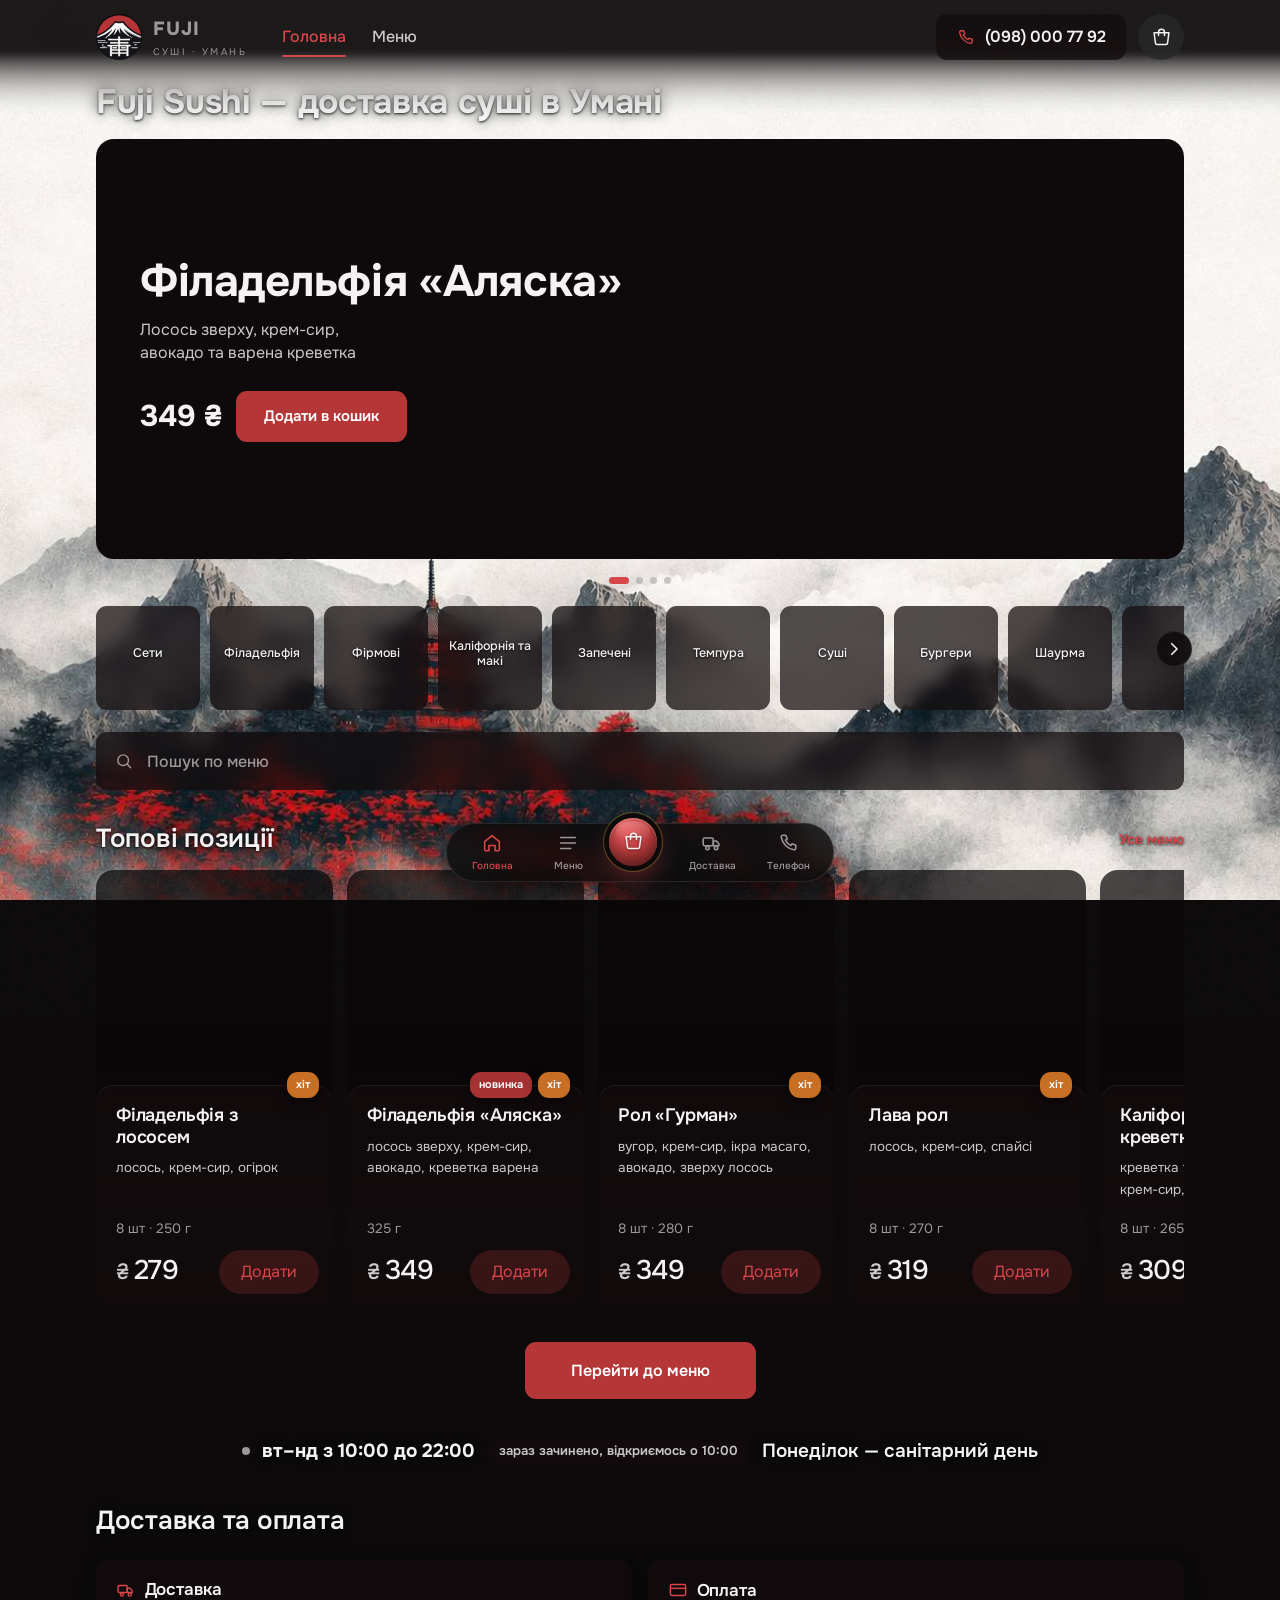
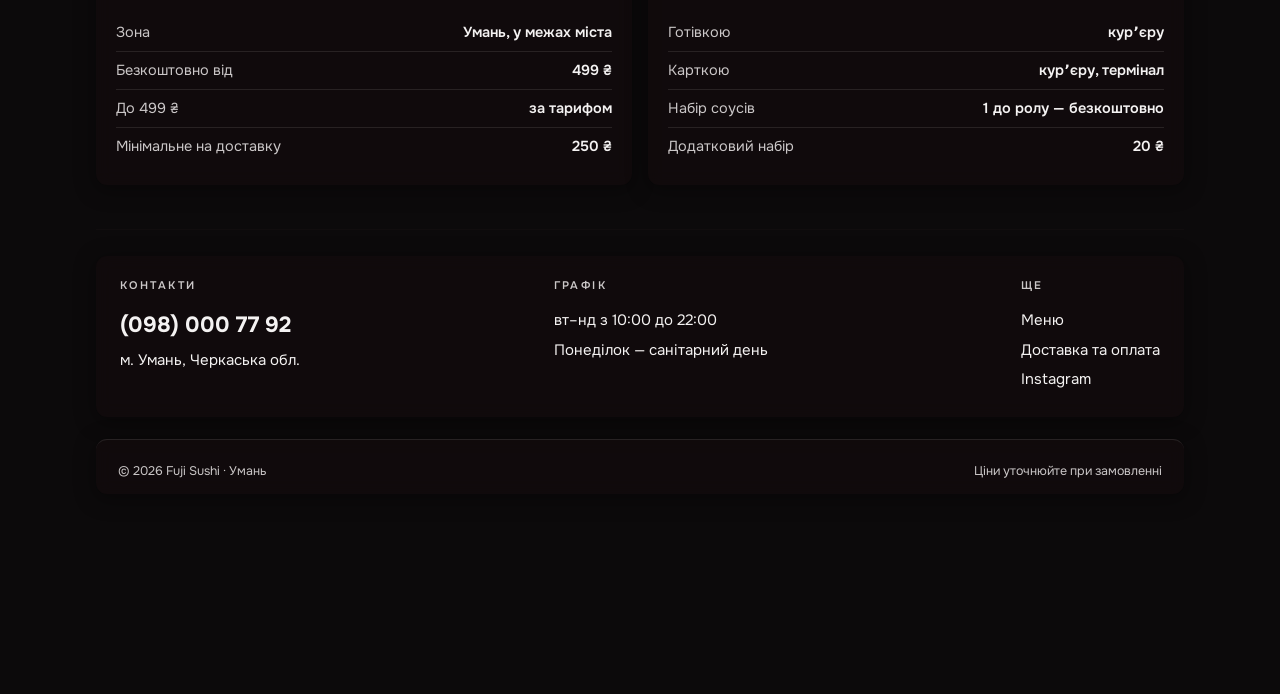
<file: index.html>
<!DOCTYPE html>
<html lang="uk">
<head>
<meta charset="utf-8">
<meta name="viewport" content="width=device-width, initial-scale=1, viewport-fit=cover">
<title>Fuji Sushi — доставка суші в Умані</title>
<meta name="description" content="Fuji Sushi — роли, сети та вок з доставкою по Умані. Вт–нд 10:00–22:00. Безкоштовна доставка від 499 ₴. Замовлення: (098) 000 77 92.">
<meta name="theme-color" content="#000000">
<meta property="og:type" content="website">
<meta property="og:title" content="Fuji Sushi — доставка суші в Умані">
<meta property="og:description" content="Роли, сети та вок з доставкою по Умані. Безкоштовно від 499 ₴.">
<meta property="og:image" content="logo.jpg">
<meta property="og:locale" content="uk_UA">
<link rel="icon" href="favicon.png?v=20261006-1159" sizes="144x144" type="image/png">
<link rel="apple-touch-icon" href="logo.jpg">
<link rel="preconnect" href="https://fonts.googleapis.com">
<link rel="preconnect" href="https://fonts.gstatic.com" crossorigin>
<link href="https://fonts.googleapis.com/css2?family=Onest:wght@400;500;600;700;800&family=Manrope:wght@400;500;600;700&display=swap" rel="stylesheet">
<link rel="stylesheet" href="style.css?v=20261006-1159">
</head>
<body>

<div class="glows" aria-hidden="true">
  <span class="glow glow-1"></span><span class="glow glow-2"></span><span class="glow glow-3"></span>
</div>

<header class="header" id="hdr"></header>

<main class="page wrap">
  <h1 class="h1">Fuji Sushi — доставка суші в Умані</h1>

  <div class="banners" id="banners"></div>
  <div class="dots" id="dots"></div>

  <div class="cats" id="cats"></div>

  <div class="searchbar">
    <label class="search">
      <svg viewBox="0 0 24 24" fill="none" stroke="currentColor" stroke-width="1.7" stroke-linecap="round"><circle cx="11" cy="11" r="6.4"/><path d="m16 16 4 4"/></svg>
      <input id="q" type="search" placeholder="Пошук по меню" autocomplete="off">
    </label>
  </div>

  <div class="sec-h">
    <h2>Топові позиції</h2>
    <a href="menu/" data-menu>Усе меню</a>
  </div>
  <div class="row-slider" id="tops"></div>

  <div class="center">
    <a class="btn btn--wide" href="menu/" data-menu>Перейти до меню</a>
  </div>

  <div class="hours" id="hoursLine"><i></i><b>Працюємо вт–нд з 10:00 до 22:00</b><em>Понеділок — санітарний день</em></div>

  <section id="delivery">
    <div class="sec-h"><h2>Доставка та оплата</h2></div>
    <div class="info">
      <div>
        <h3><svg viewBox="0 0 24 24" fill="none" stroke="currentColor" stroke-width="1.7" stroke-linecap="round" stroke-linejoin="round"><rect x="2.4" y="6.6" width="11" height="8.4" rx="1.6"/><path d="M13.4 9.8h3.5l2.7 3.3V15h-6.2z"/><circle cx="7.1" cy="17.4" r="1.9"/><circle cx="16.5" cy="17.4" r="1.9"/></svg>Доставка</h3>
        <dl>
          <div><dt>Зона</dt><dd>Умань, у межах міста</dd></div>
          <div><dt>Безкоштовно від</dt><dd id="dFree">499 ₴</dd></div>
          <div><dt id="dUnder">До 499 ₴</dt><dd>за тарифом</dd></div>
          <div><dt>Мінімальне на доставку</dt><dd id="dMin">250 ₴</dd></div>
        </dl>
      </div>
      <div>
        <h3><svg viewBox="0 0 24 24" fill="none" stroke="currentColor" stroke-width="1.7"><rect x="2.8" y="5.4" width="18.4" height="13.2" rx="2"/><path d="M2.8 10h18.4"/></svg>Оплата</h3>
        <dl>
          <div><dt>Готівкою</dt><dd>курʼєру</dd></div>
          <div><dt>Карткою</dt><dd>курʼєру, термінал</dd></div>
          <div><dt>Набір соусів</dt><dd>1 до ролу — безкоштовно</dd></div>
          <div><dt>Додатковий набір</dt><dd>20 ₴</dd></div>
        </dl>
      </div>
    </div>
  </section>

  <footer class="footer" id="ftr"></footer>
</main>

<nav class="navbar" id="nav"></nav>
<div id="cartWrap"></div>

<script src="data.js?v=20261006-1159"></script>
<script src="app.js?v=20261006-1159"></script>
<script>
mountShell('home');
/* адресу меню проставляє скрипт; у розмітці вона стоїть лише як запасна */
$$('[data-menu]').forEach(a => a.href = MENU);
renderFooter();

/* ---------- банери ----------
   Це позиції, у яких в адмінці стоїть галочка «в банер». Усе своє
   вони приносять із собою: фото, ціну, акцію та id для кошика. */
let BAN = [];
function renderBanners(){
  BAN = banners();
  const wrap = $('#banners').parentElement;
  // жодної позиції не позначили — не лишаємо порожню діру вгорі
  $('#banners').hidden = $('#dots').hidden = BAN.length === 0;

  $('#banners').innerHTML = BAN.map(b=>{
    const m = b.m, was = sale(m) ? m.p : null;
    return `<div class="banner" data-open="${m.id}" role="button" tabindex="0">
      <div class="banner__art">${pic(m, 300)}</div>
      <div class="banner__in">
        ${was?`<span class="banner__tag">Акція</span>`:''}
        <h2>${esc(b.t)}</h2>
        <p>${esc(b.s)}</p>
        <div class="banner__b">
          <span class="banner__p${was?' sale':''}">
            ${was?`<s>${was} ₴</s>`:''}<b>${P(m)} ₴</b>
          </span>
          <button class="btn" data-add="${m.id}">Додати в кошик</button>
        </div>
      </div>
    </div>`;
  }).join('');
  syncDotsCount();
}

const bx = $('#banners');
/* крапок рівно стільки, скільки банерів — власник може додавати й прибирати */
function syncDotsCount(){
  $('#dots').innerHTML = BAN.map((_,i)=>`<b class="${i?'':'on'}" data-i="${i}"></b>`).join('');
  $$('#dots b').forEach(d=>d.onclick=()=>bx.scrollTo({left:bx.clientWidth*(+d.dataset.i),behavior:'smooth'}));
}
function syncDots(){
  const i = Math.round(bx.scrollLeft / bx.clientWidth);
  $$('#dots b').forEach((d,k)=>d.classList.toggle('on',k===i));
}
if(!DB_WAIT) renderBanners();
bx.addEventListener('scroll',()=>requestAnimationFrame(syncDots),{passive:true});
let auto = setInterval(()=>{
  if(BAN.length < 2) return;
  const next = (Math.round(bx.scrollLeft/bx.clientWidth)+1) % BAN.length;
  bx.scrollTo({left:bx.clientWidth*next,behavior:'smooth'});
},6000);
bx.addEventListener('pointerdown',()=>clearInterval(auto));

/* ---------- розділи меню ---------- */
function renderCats(){
  // порожні розділи не показуємо: клік по них вів би на порожній екран
  $('#cats').innerHTML = CATS.filter(c => ITEMS.some(i => i.c === c.id)).map(c=>
    // назва окремим елементом: вона лягає поверх фото, тому їй потрібне
    // власне тло-градієнт, а текстовому вузлу стилю не задаси
    `<a class="cat" href="${MENU}?c=${c.id}">${catIcon(c)}<span class="cat__n">${c.n}</span></a>`).join('');
}
if(!DB_WAIT) renderCats();
wireCatsArrows();

/* ---------- топові ---------- */
function renderTops(){ $('#tops').innerHTML = ITEMS.filter(i=>i.top).map(cardHTML).join(''); }
if(!DB_WAIT) renderTops();

/* db.js викликає це після завантаження меню з адмінки */
window.rerender = () => {
  renderCats(); renderBanners(); renderTops();
  // розділів побільшало або поменшало — стрілки перераховують себе
  if(window.syncCatsArrows) syncCatsArrows();
};


/* ---------- пошук веде на сторінку меню ---------- */
/* Пошук на головній веде на сторінку меню. Раніше це працювало
   лише по Enter — на телефоні його майже ніхто не тисне, і поле
   здавалося зламаним. Тепер переходимо і під час набору. */
let qgo;
function goSearch(v){
  const s = String(v||'').trim();
  if(s.length < 2) return;
  location.href = MENU + '?q=' + encodeURIComponent(s);
}
$('#q').addEventListener('keydown',e=>{ if(e.key==='Enter') goSearch(e.target.value); });
$('#q').addEventListener('input',e=>{
  clearTimeout(qgo);
  const v = e.target.value;
  qgo = setTimeout(()=>goSearch(v), 700);
});
</script>
<script src="fx.js?v=20261006-1159"></script>
<script src="db.js?v=20261006-1159"></script>
</body>
</html>
</file>
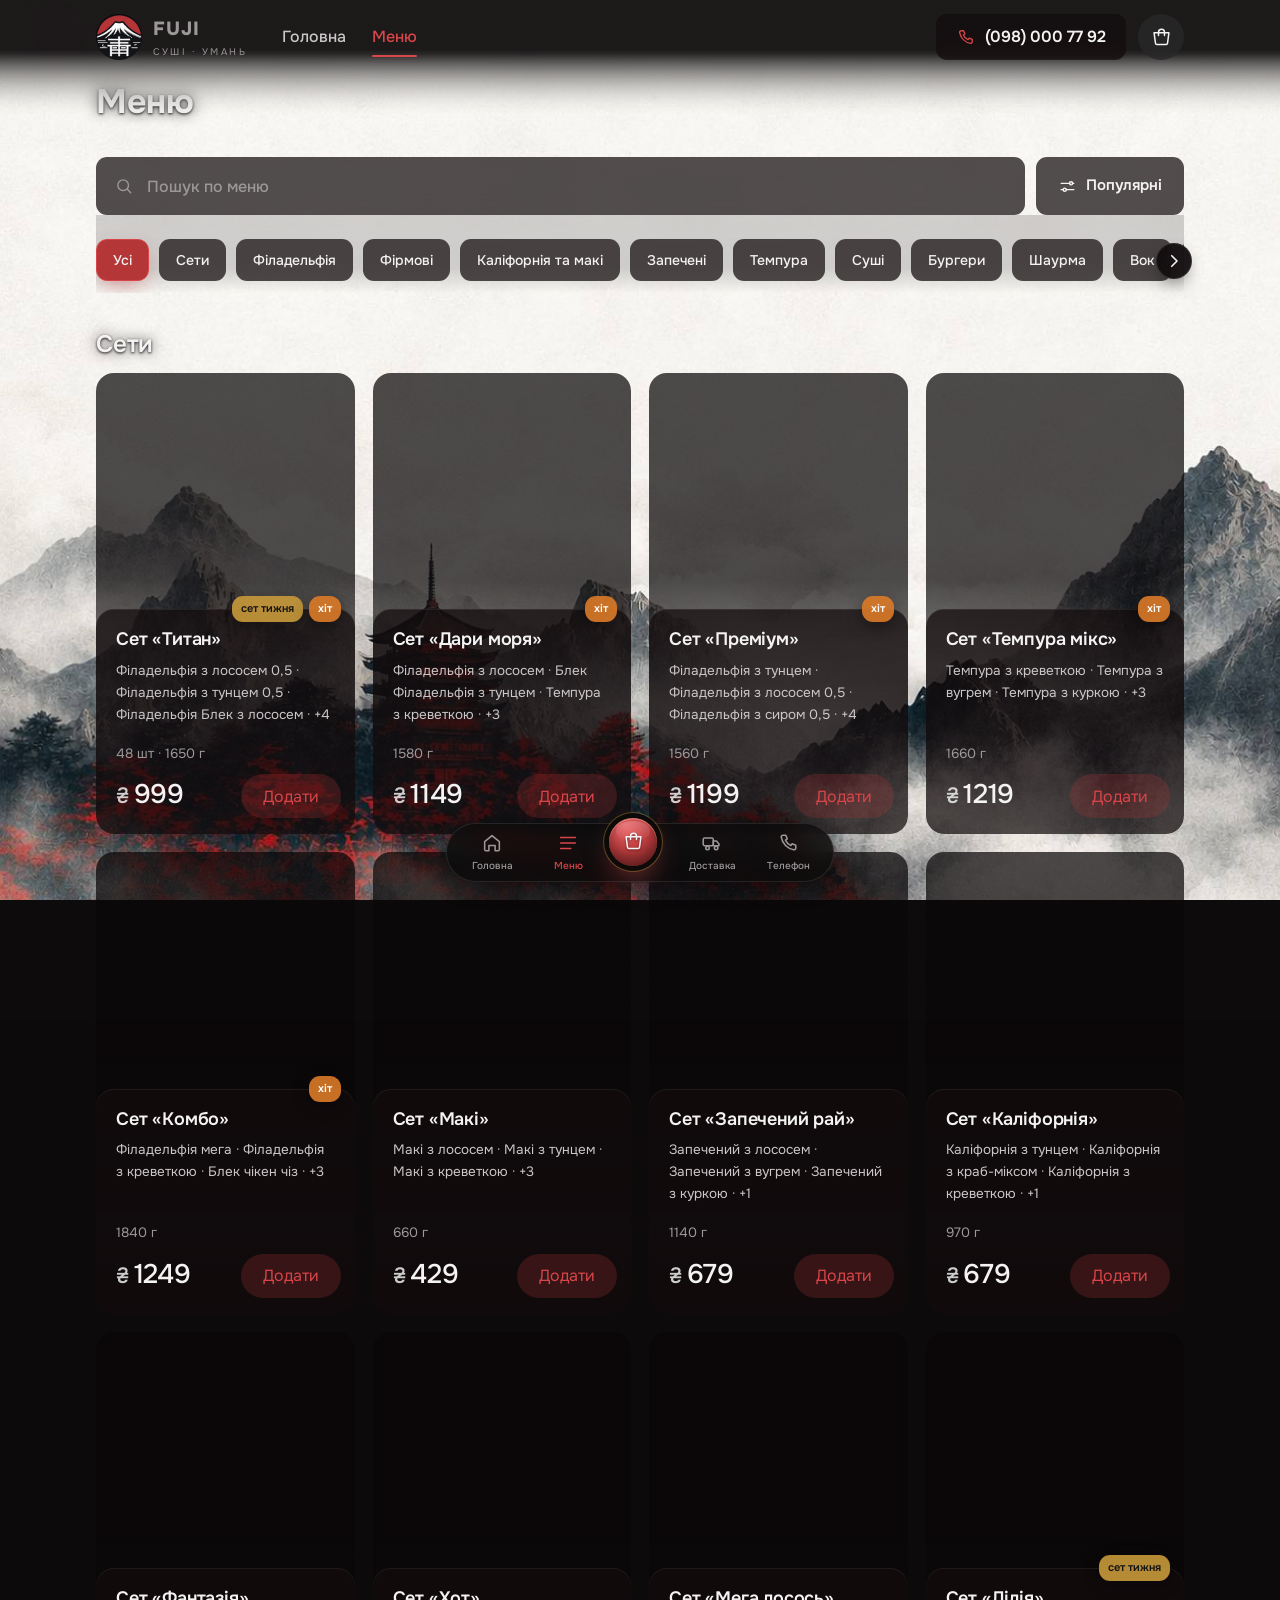
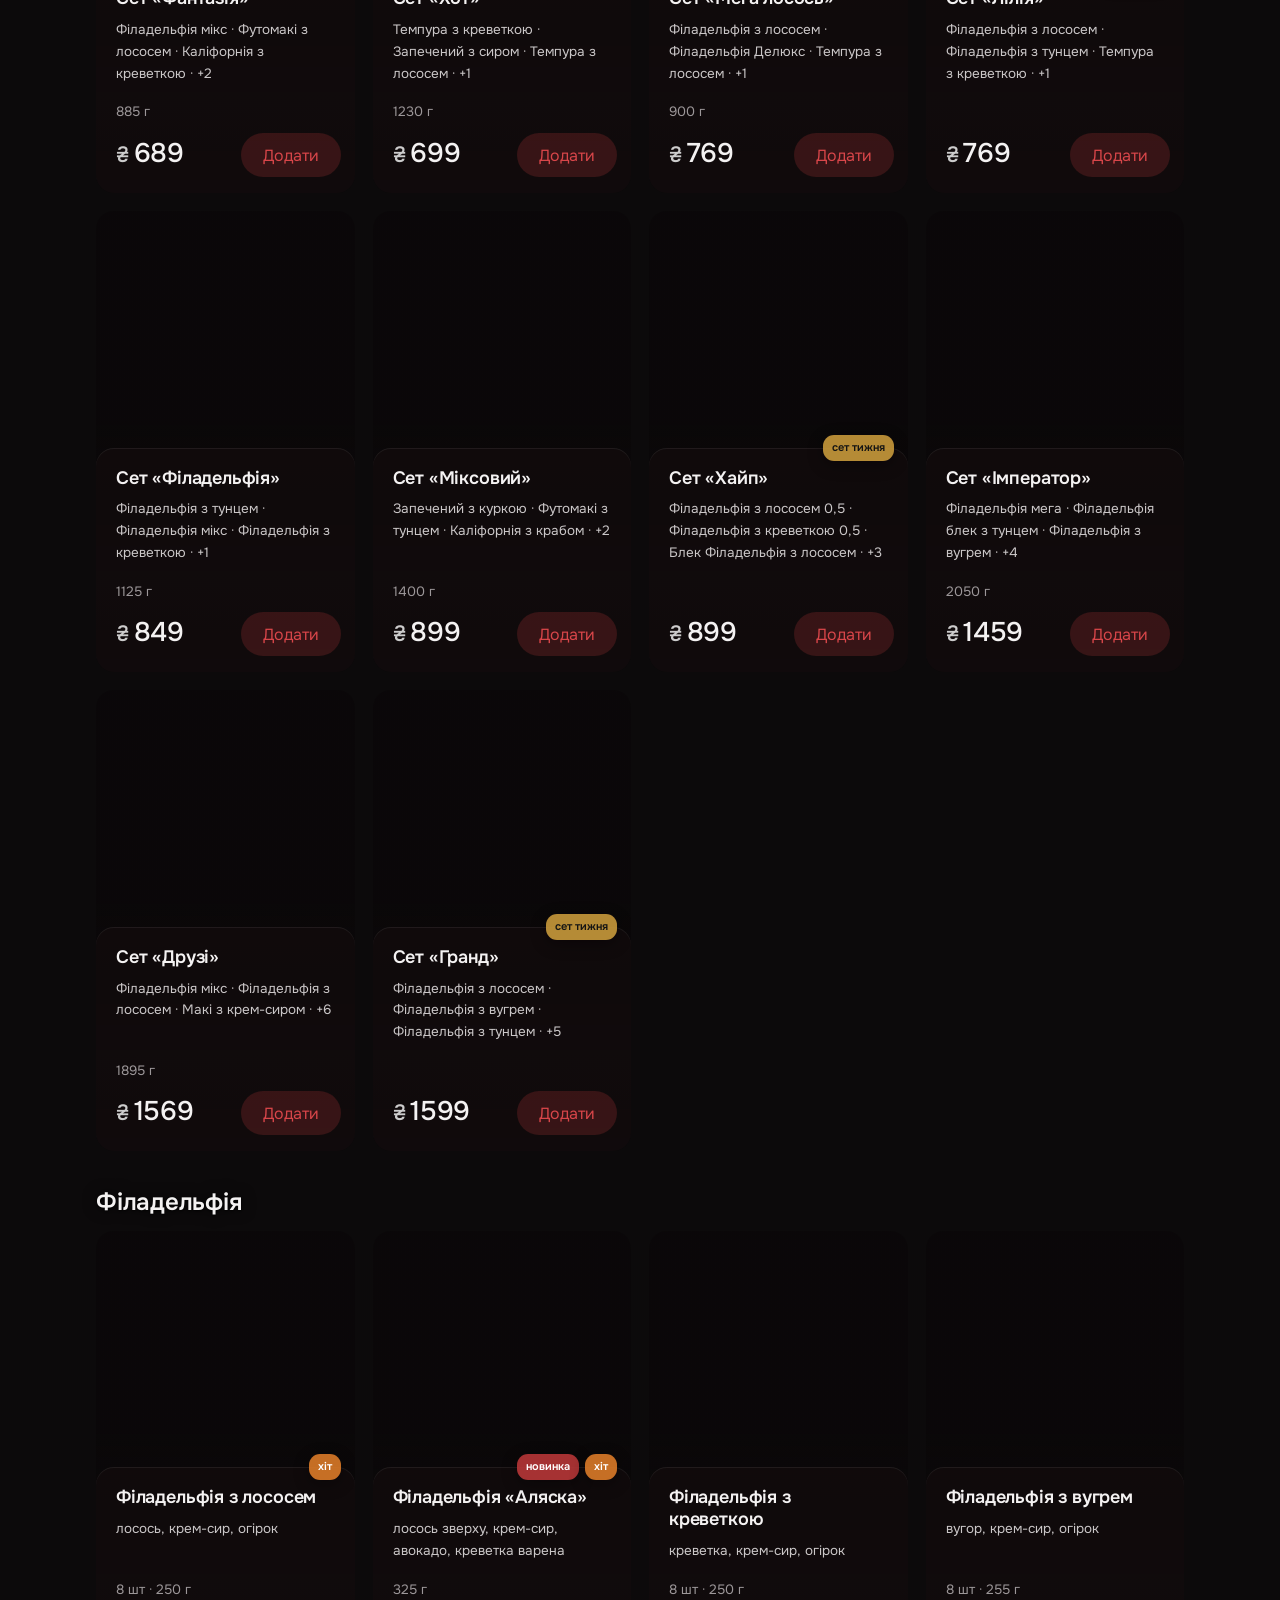
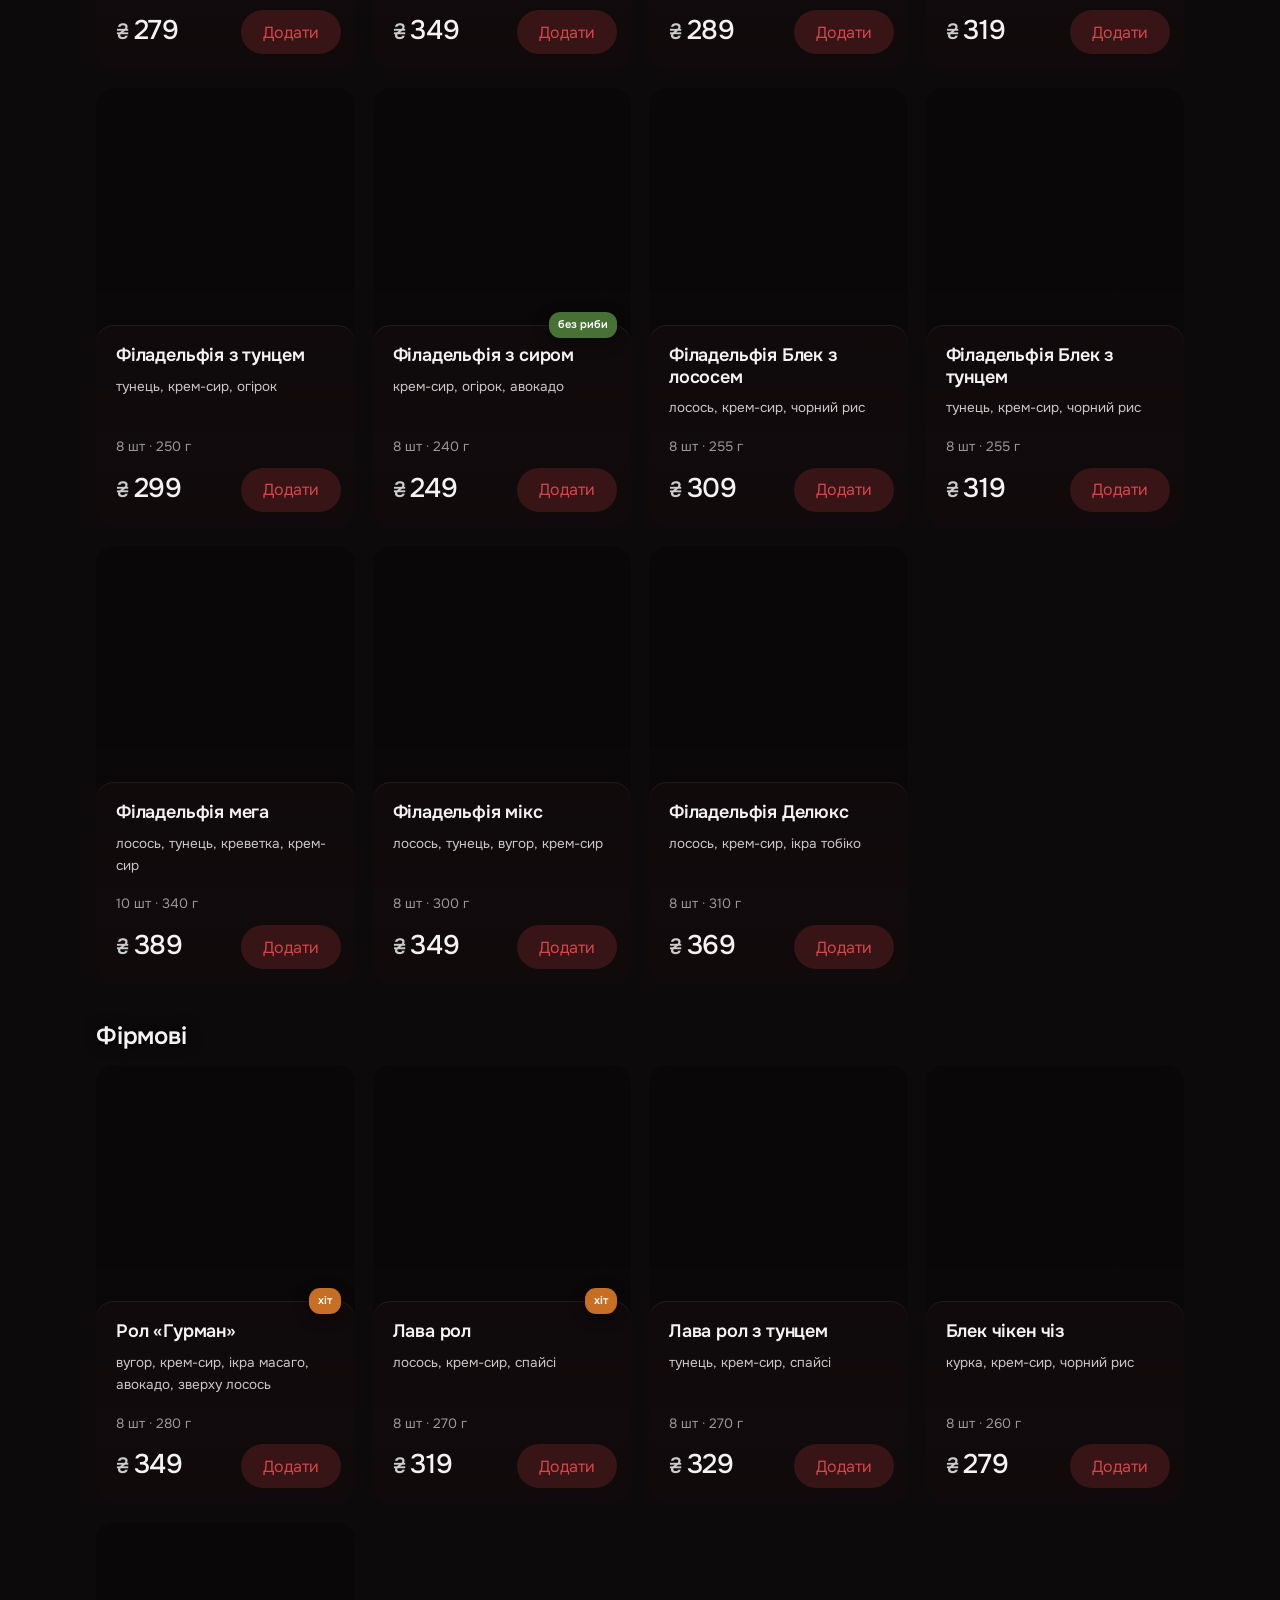
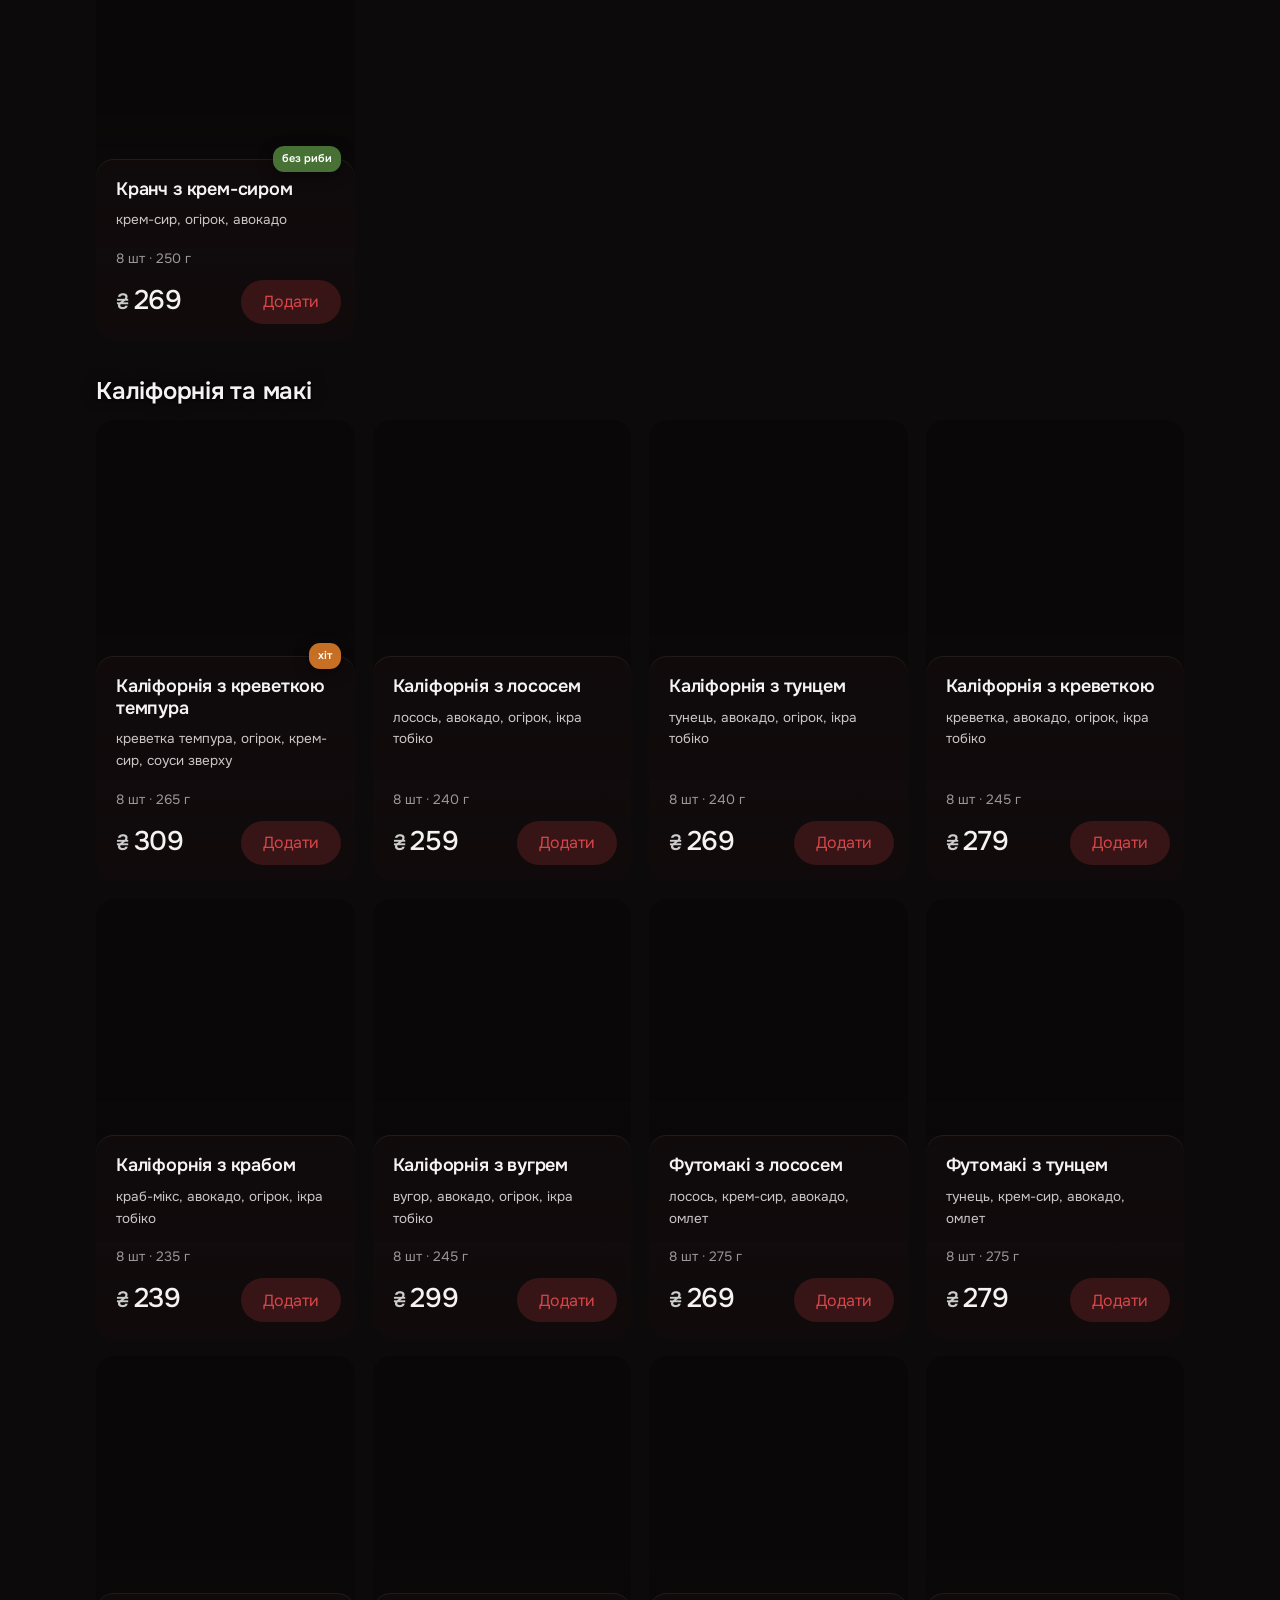
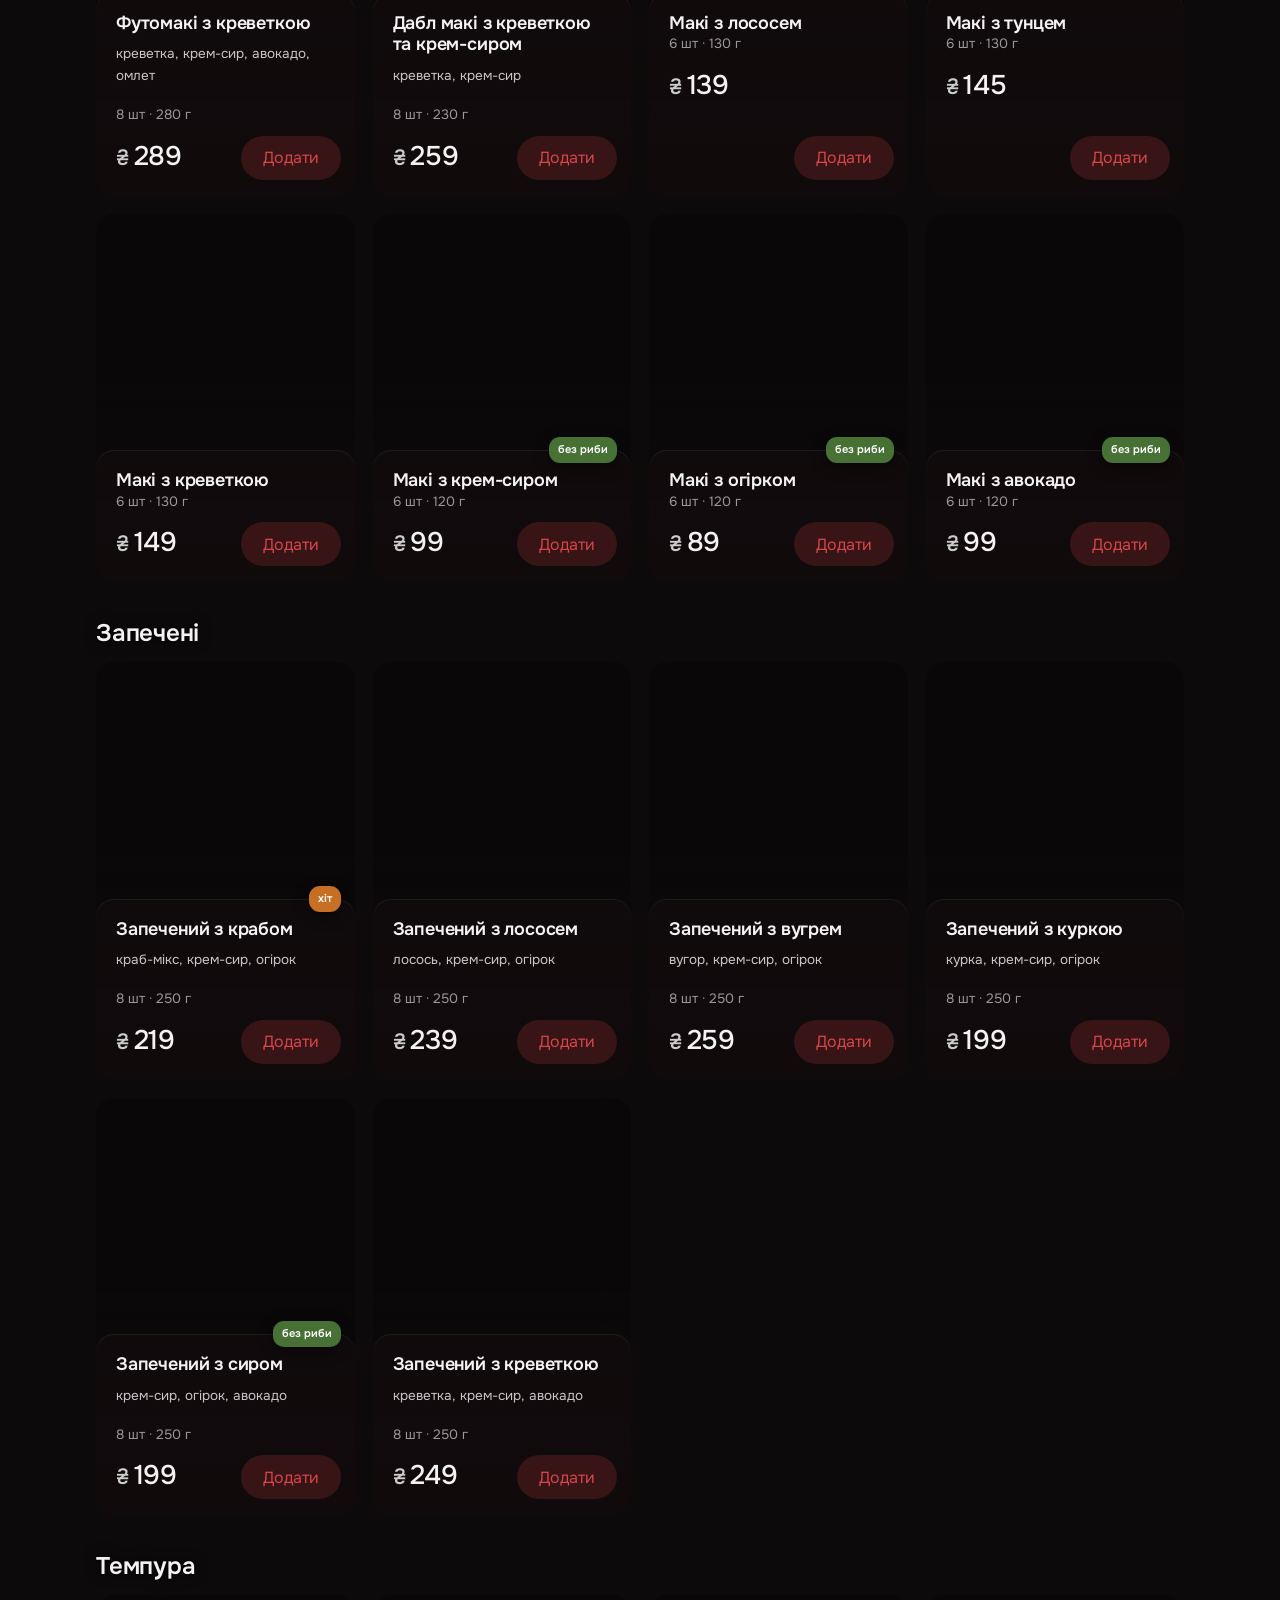
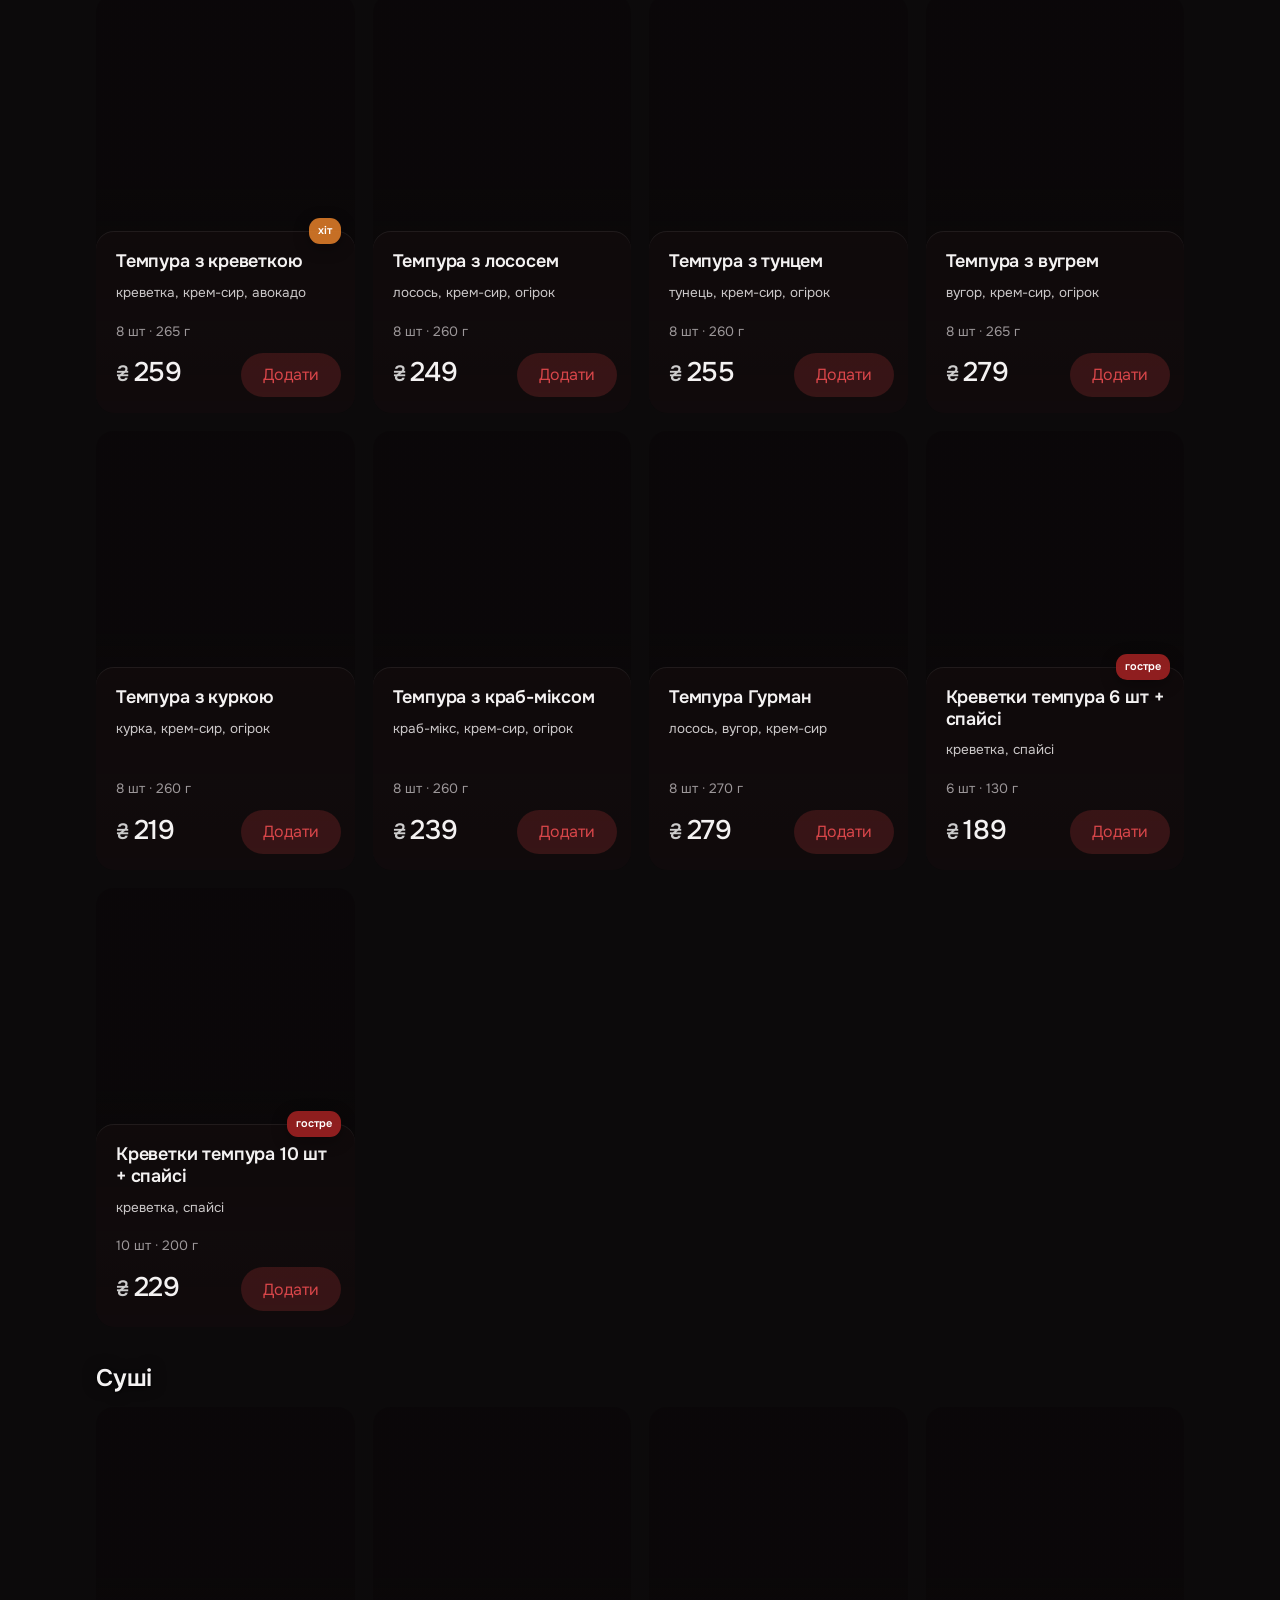
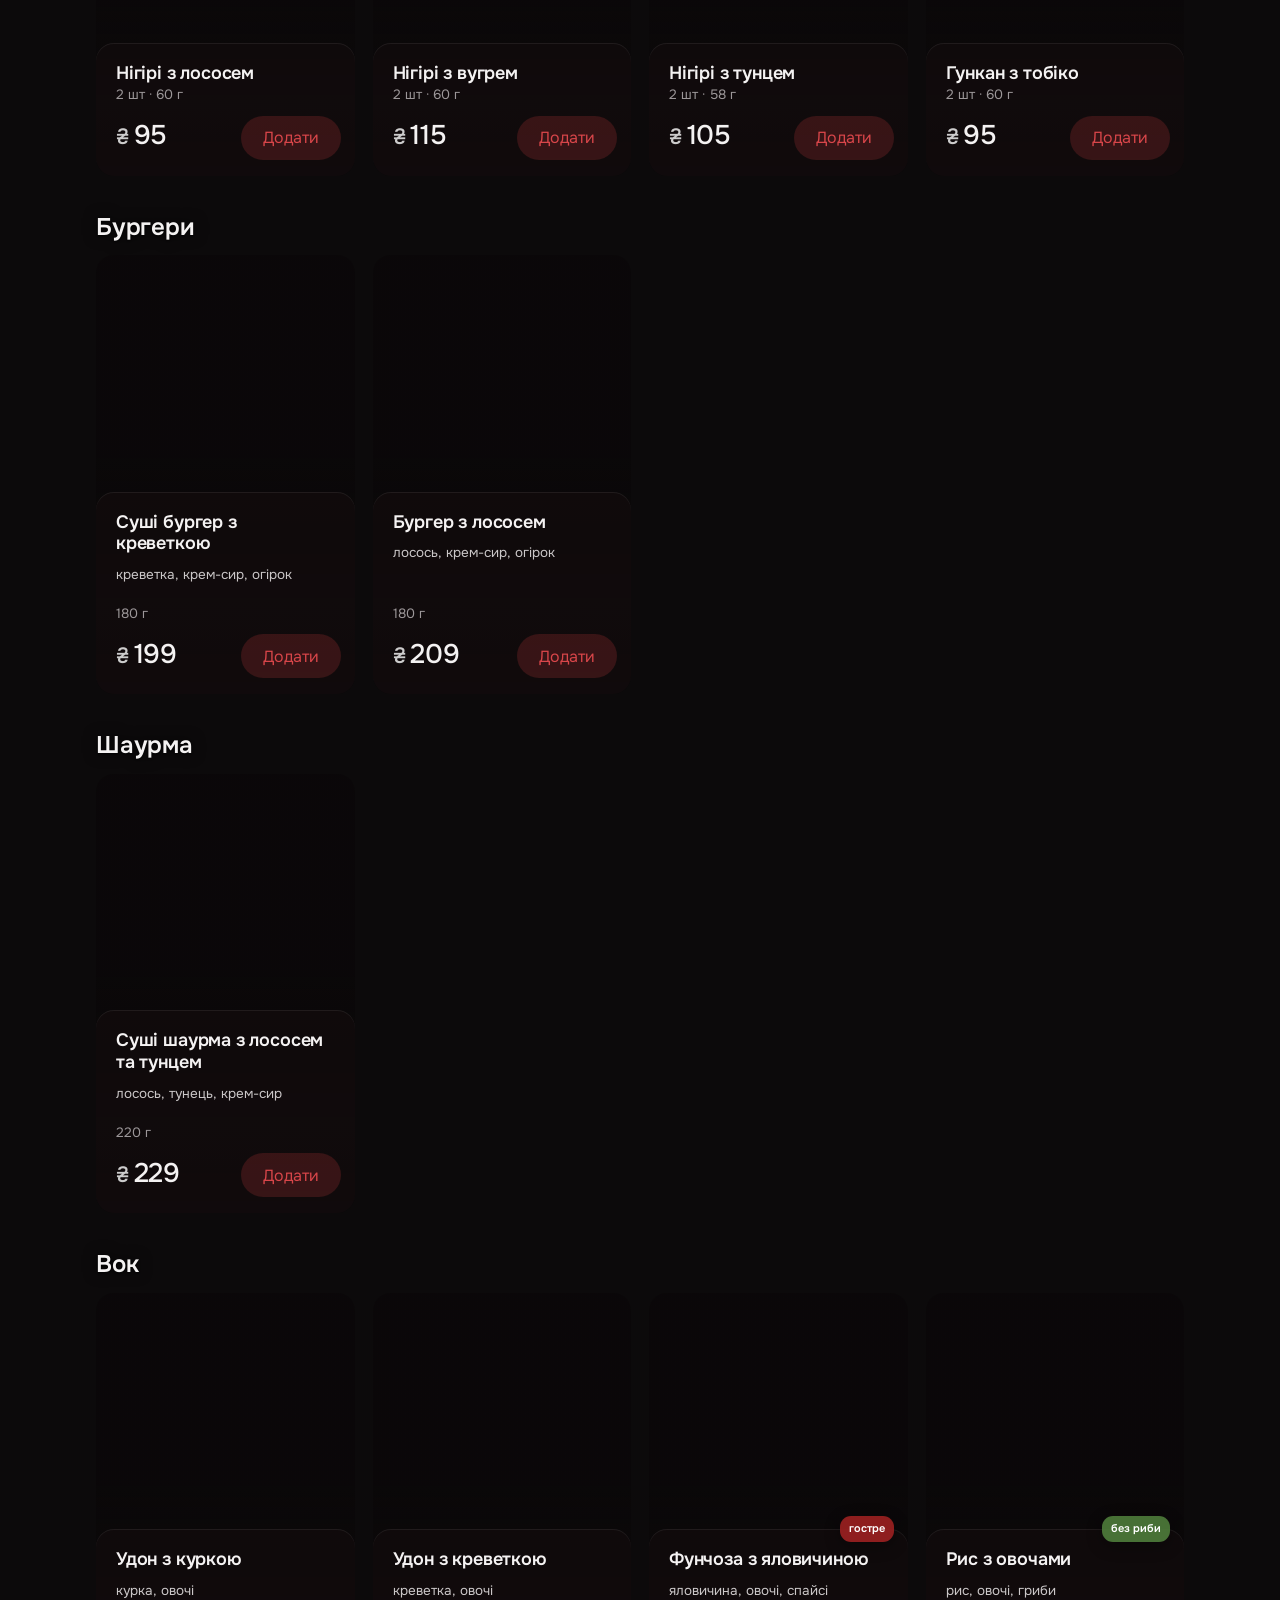
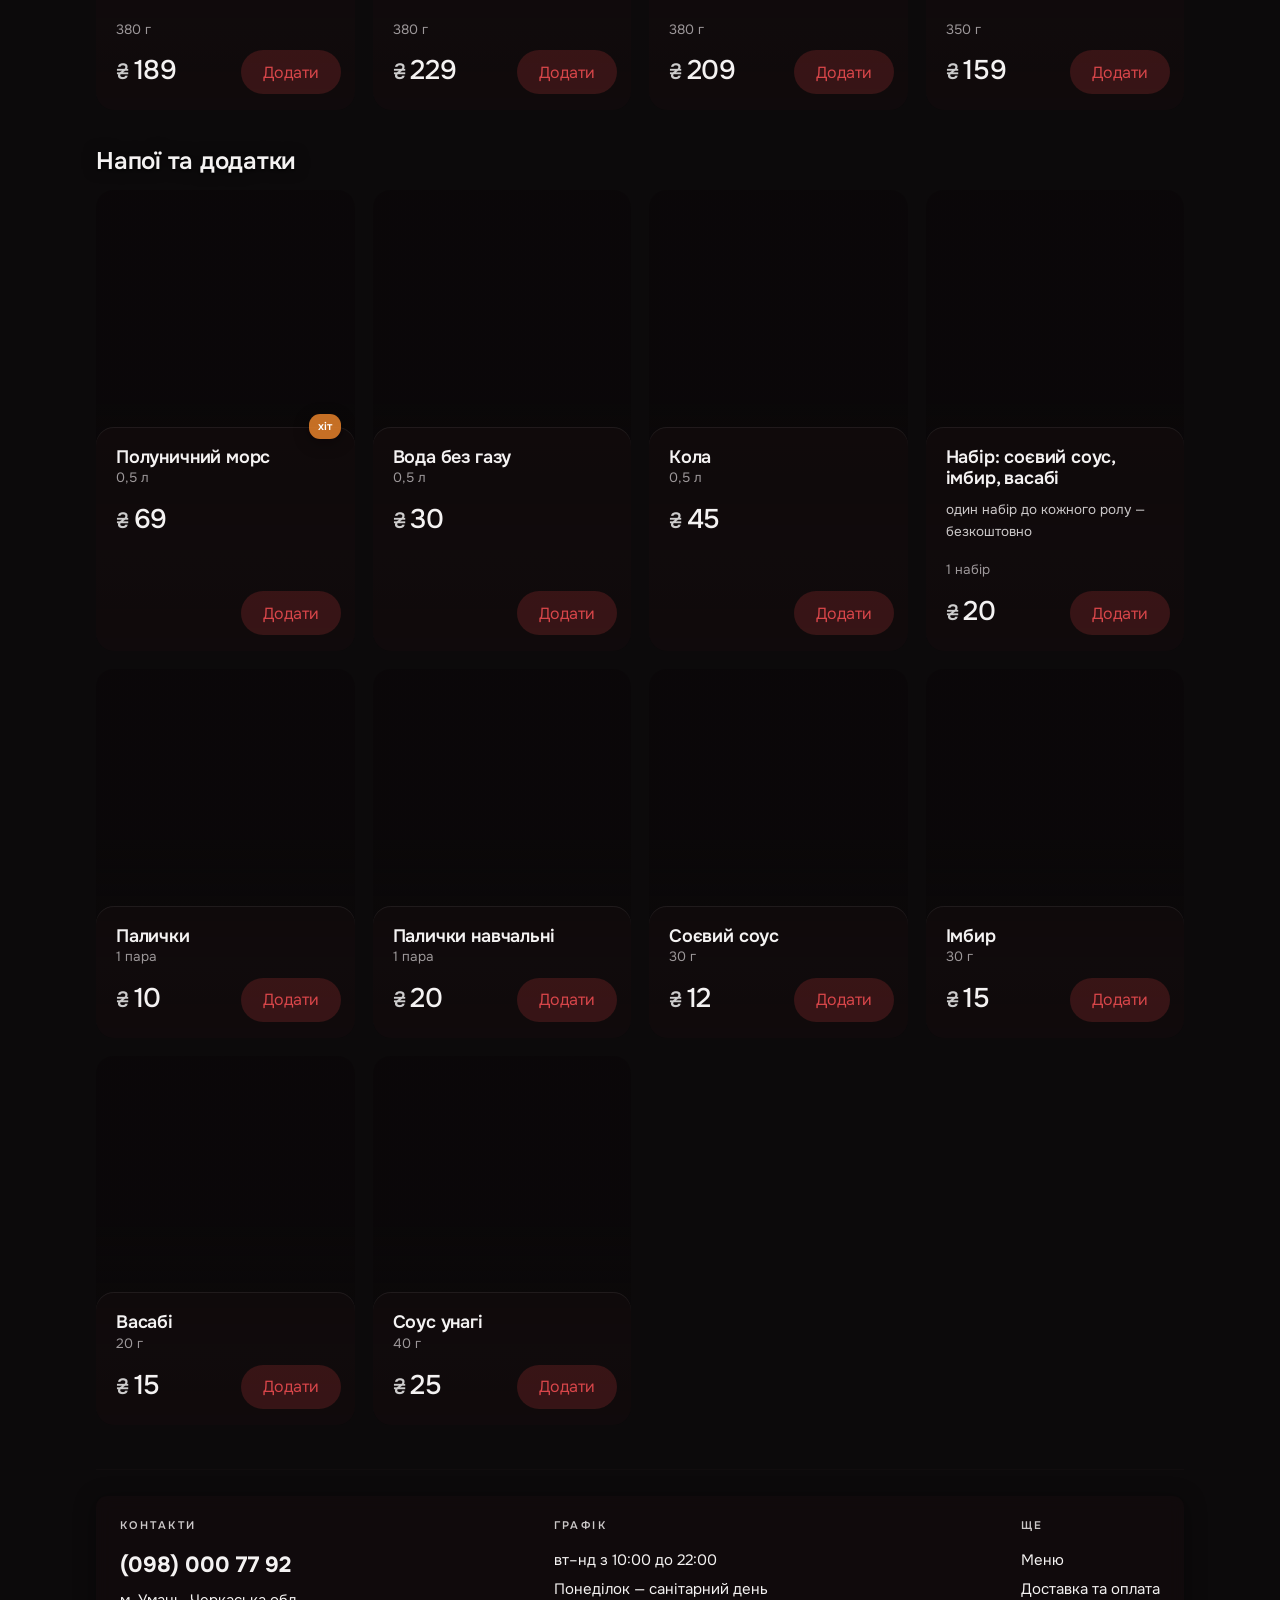
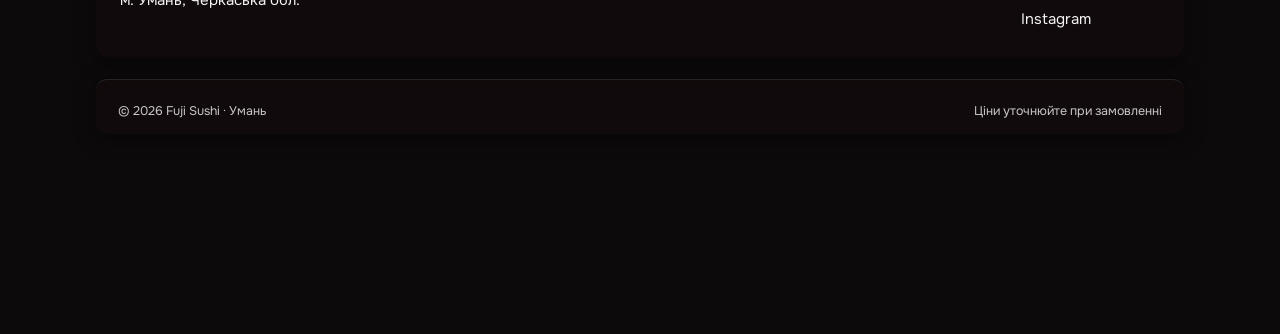
<file: menu/index.html>
<!DOCTYPE html>
<html lang="uk">
<head>
<meta charset="utf-8">
<meta name="viewport" content="width=device-width, initial-scale=1, viewport-fit=cover">
<title>Меню — Fuji Sushi, Умань</title>
<meta name="description" content="Меню Fuji Sushi: сети, Філадельфія, запечені, темпура, суші та вок. Доставка по Умані, безкоштовно від 499 ₴.">
<meta name="theme-color" content="#000000">
<meta property="og:image" content="../logo.jpg">
<link rel="icon" href="../favicon.png?v=20261006-1159" sizes="144x144" type="image/png">
<link rel="apple-touch-icon" href="../logo.jpg">
<link rel="preconnect" href="https://fonts.googleapis.com">
<link rel="preconnect" href="https://fonts.gstatic.com" crossorigin>
<link href="https://fonts.googleapis.com/css2?family=Onest:wght@400;500;600;700;800&family=Manrope:wght@400;500;600;700&display=swap" rel="stylesheet">
<link rel="stylesheet" href="../style.css?v=20261006-1159">
<style>
  /* без відʼємних полів: вони давали зайву ширину і сторінку можна було тягнути вбік */
  /* скляна, а не чорна: суцільна заливка перекривала фонове фото
     смугою, і при прокрутці це впадало в око найбільше.
     Скло — окремим шаром під кнопками: маска на самій смузі
     погасила б разом із фоном і самі кнопки розділів. */
  .catbar{position:sticky;top:74px;z-index:40;margin:14px 0 0}
  .catbar::before{
    content:'';position:absolute;inset:-14px 0 0;z-index:-1;pointer-events:none;
    background:rgba(9,6,7,.16);
    backdrop-filter:blur(12px);-webkit-backdrop-filter:blur(12px);
    -webkit-mask:linear-gradient(#000 68%,transparent);
            mask:linear-gradient(#000 68%,transparent)}
  .cats--pill{padding:10px 0 12px}
  .cats--pill .cat{flex-direction:row;min-width:0;padding:10px 16px;gap:9px;font-size:14px}
  .cats--pill .cat svg,.cats--pill .cat .pic{width:24px;height:24px}
  .grp{padding-top:12px}
  /* Назва розділу висить під смугою категорій, доки розділ не скінчиться.
     Плашки немає — просто текст, як і решта заголовків сайту. */
  .grp h2{position:sticky;top:138px;z-index:30;width:max-content;
    font-size:clamp(19px,2.4vw,24px);font-weight:600;margin:26px 0 14px;
    text-shadow:0 1px 3px rgba(0,0,0,.9),0 0 14px rgba(0,0,0,.75)}
  @media(max-width:600px){.grp h2{top:126px}}
</style>
</head>
<body>

<div class="glows" aria-hidden="true">
  <span class="glow glow-1"></span><span class="glow glow-2"></span><span class="glow glow-3"></span>
</div>

<header class="header" id="hdr"></header>

<main class="page wrap">
  <h1 class="h1">Меню</h1>

  <div class="searchbar">
    <label class="search">
      <svg viewBox="0 0 24 24" fill="none" stroke="currentColor" stroke-width="1.7" stroke-linecap="round"><circle cx="11" cy="11" r="6.4"/><path d="m16 16 4 4"/></svg>
      <input id="q" type="search" placeholder="Пошук по меню" autocomplete="off">
      <button id="qx" type="button" aria-label="Очистити" hidden>
        <svg viewBox="0 0 24 24" width="18" height="18" fill="none" stroke="currentColor" stroke-width="1.9" stroke-linecap="round"><path d="M6 6l12 12M18 6L6 18"/></svg>
      </button>
    </label>
    <span id="filtSlot"></span>
  </div>

  <div class="catbar"><div class="cats cats--pill" id="cats"></div></div>

  <div id="list"></div>

  <footer class="footer" id="ftr"></footer>
</main>

<nav class="navbar" id="nav"></nav>
<div id="cartWrap"></div>

<script>window.SITE_ROOT = '../';</script>
<script src="../data.js?v=20261006-1159"></script>
<script src="../app.js?v=20261006-1159"></script>
<script>
mountShell('menu');
renderFooter();

const par = new URLSearchParams(location.search);
let cat = par.get('c') || 'all';
let q   = par.get('q') || '';
$('#q').value = q;
$('#qx').hidden = !q;
if(q) setTimeout(()=>{ const e=$('#q'); e.focus(); e.setSelectionRange(q.length,q.length); },0);

$('#filtSlot').outerHTML = sortBtnHTML();
wireSort(render);

/* кирилиця ↔ латиниця: щоб «filadelfiya» знаходило «Філадельфію» */
const FOLD = {а:'a',б:'b',в:'v',г:'h',ґ:'g',д:'d',е:'e',є:'ye',ж:'zh',з:'z',и:'y',і:'i',ї:'yi',й:'y',
  к:'k',л:'l',м:'m',н:'n',о:'o',п:'p',р:'r',с:'s',т:'t',у:'u',ф:'f',х:'kh',ц:'ts',ч:'ch',ш:'sh',щ:'shch',ь:'',ю:'yu',я:'ya',ʼ:'',"'":''};
const fold = s => s.toLowerCase().split('').map(ch=>FOLD[ch]??ch).join('');

function render(){
  const nq = fold(q.trim());
  /* Шукаємо по перших буквах слів у назві: «ка» має давати «Каліфорнію»,
     а не пів меню, де ця пара букв випадково трапилася в описі.
     Якщо за назвою нічого не знайшлося — шукаємо ширше, щоб людина
     не впиралася в порожній екран через одруківку. */
  const words = m => fold(m.n).split(/[^a-z0-9]+/).filter(Boolean);
  const byName = m => words(m).some(w => w.startsWith(nq));
  const byAll  = m => fold(m.n+' '+(m.d||'')+' '+(m.list||[]).join(' ')+' '+(m.ing||[]).map(k=>(ING[k]||{}).n).join(' ')).includes(nq);

  let raw;
  if(nq){
    raw = ITEMS.filter(byName);
    if(!raw.length) raw = ITEMS.filter(byAll);
  } else {
    raw = ITEMS.filter(m => cat==='all' || m.c===cat);
  }
  const found = applySort(raw);

  $$('#cats .cat').forEach(a=>a.classList.toggle('on', !nq && a.dataset.c===cat));

  if(!found.length){
    $('#list').innerHTML = SORTS[sortI].only && !nq
      ? `<div class="empty">Зараз акцій немає. Загляньте пізніше або <a href="${MENU}" style="color:var(--red-hi)">подивіться все меню</a>.</div>`
      : `<div class="empty">Нічого не знайшлося. Спробуйте іншу назву або <a href="${MENU}" style="color:var(--red-hi)">усе меню</a>.</div>`;
    return;
  }
  // при пошуку або зміненому сортуванні показуємо єдиним списком
  if(nq || sortI!==0){
    $('#list').innerHTML = `<div class="grp"><h2>${nq?'Знайдено':SORTS[sortI].n}: ${found.length}</h2><div class="grid">${found.map(cardHTML).join('')}</div></div>`;
    return;
  }
  const groups = cat==='all' ? CATS : CATS.filter(c=>c.id===cat);
  $('#list').innerHTML = groups.map(c=>{
    const its = found.filter(i=>i.c===c.id);
    if(!its.length) return '';
    return `<section class="grp" id="c-${c.id}"><h2>${c.n}</h2><div class="grid">${its.map(cardHTML).join('')}</div></section>`;
  }).join('');
}

function renderCats(){
  // порожні розділи не показуємо: клік по них вів би на порожній екран
  const live = CATS.filter(c => ITEMS.some(i => i.c === c.id));
  $('#cats').innerHTML = [{id:'all',n:CATALL.n},...live].map(c=>
    `<button class="cat" data-c="${c.id}">${
      c.id==='all'
        ? pic({n:c.n,img:CATIMG.all},40)
        : catIcon(c)
    }${c.n}</button>`).join('');
}
if(!DB_WAIT) renderCats();
wireCatsArrows();

$('#cats').addEventListener('click',e=>{
  const b=e.target.closest('.cat'); if(!b) return;
  cat=b.dataset.c; q=''; $('#q').value=''; $('#qx').hidden=true;
  history.replaceState(null,'', cat==='all'?MENU:MENU+'?c='+cat);
  render(); window.scrollTo({top:$('.catbar').offsetTop-70,behavior:'smooth'});
});

let qt;
$('#q').addEventListener('input',e=>{
  q=e.target.value; $('#qx').hidden=!q;
  clearTimeout(qt); qt=setTimeout(render,180);
});
$('#qx').onclick=()=>{ q=''; $('#q').value=''; $('#qx').hidden=true; render(); };

if(DB_WAIT) $('#list').innerHTML = '<div class="empty">Завантажуємо меню…</div>';
else render();
if(cat!=='all' && !q) setTimeout(()=>window.scrollTo({top:$('.catbar').offsetTop-70,behavior:'instant'}),0);

/* db.js викликає це після завантаження меню з адмінки */
window.rerender = () => {
  renderCats(); render();
  if(window.syncCatsArrows) syncCatsArrows();
};
</script>
<script src="../fx.js?v=20261006-1159"></script>
<script src="../db.js?v=20261006-1159"></script>
</body>
</html>
</file>
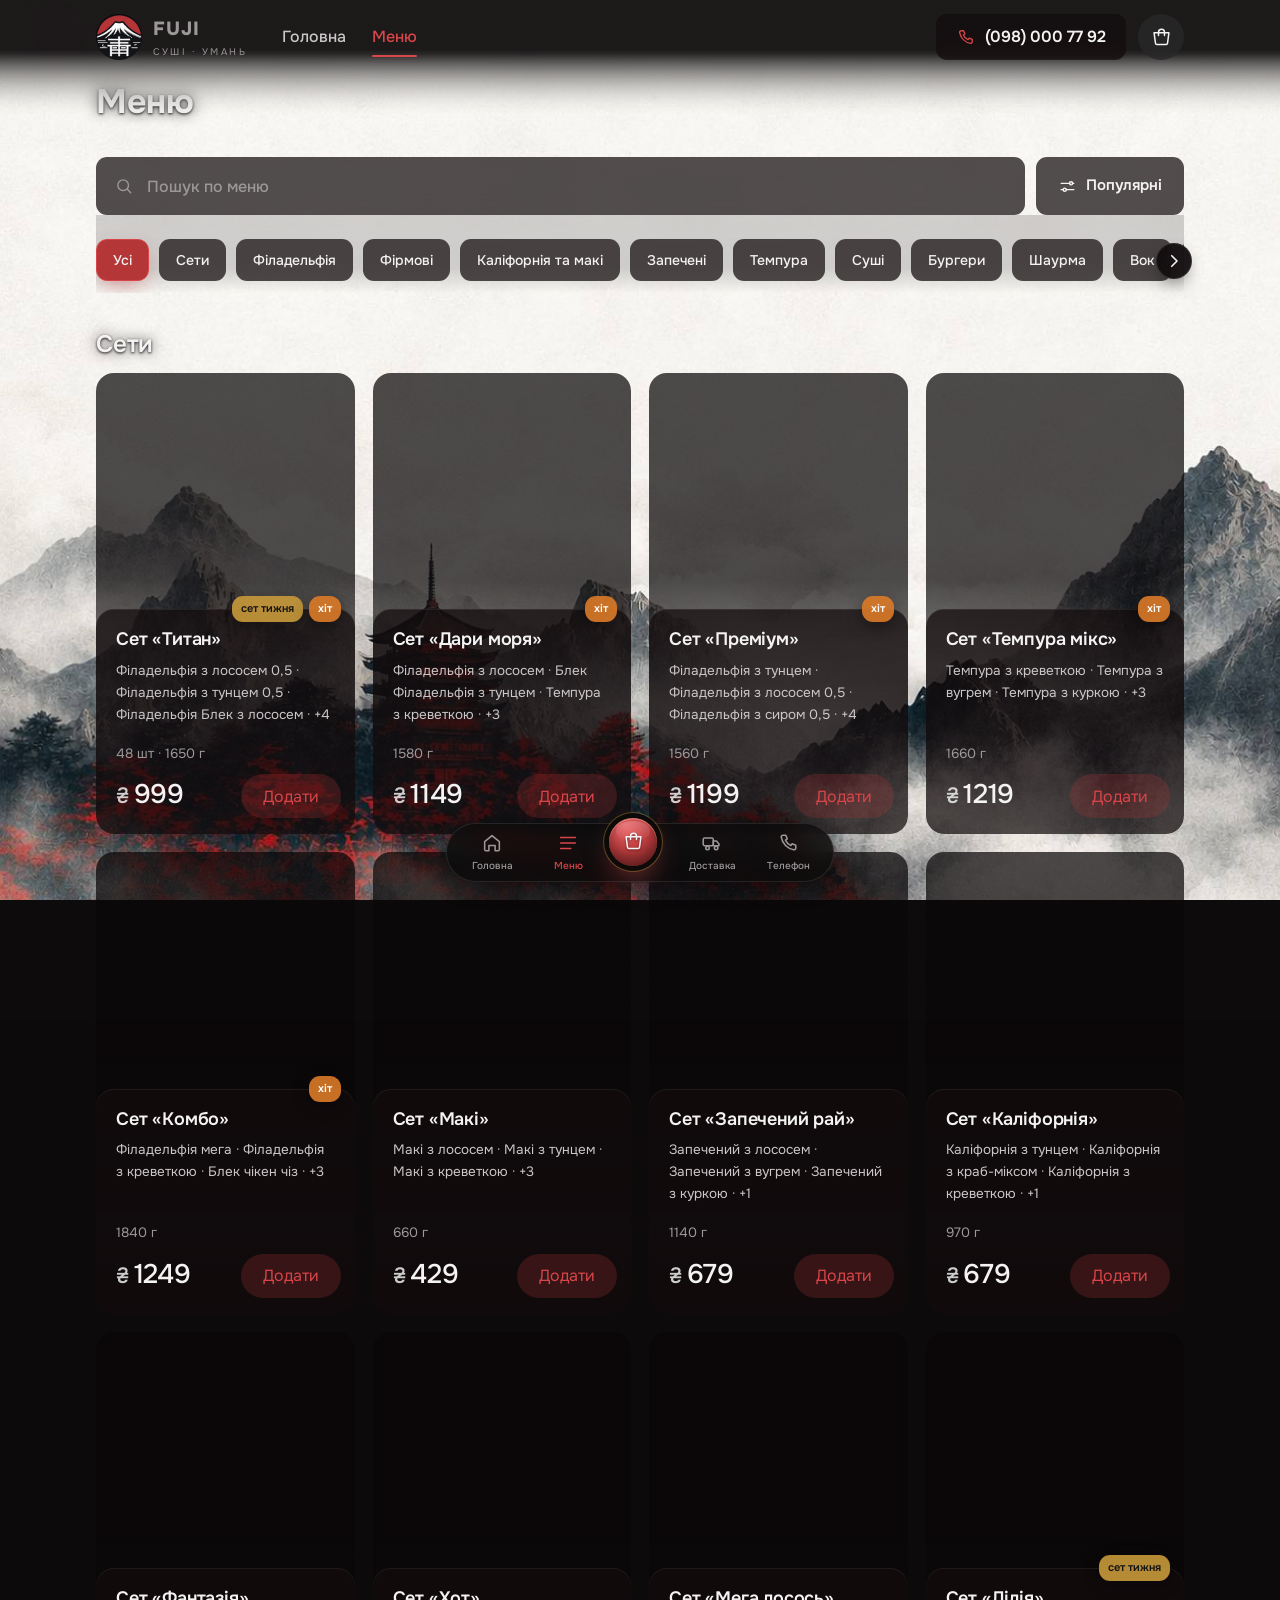
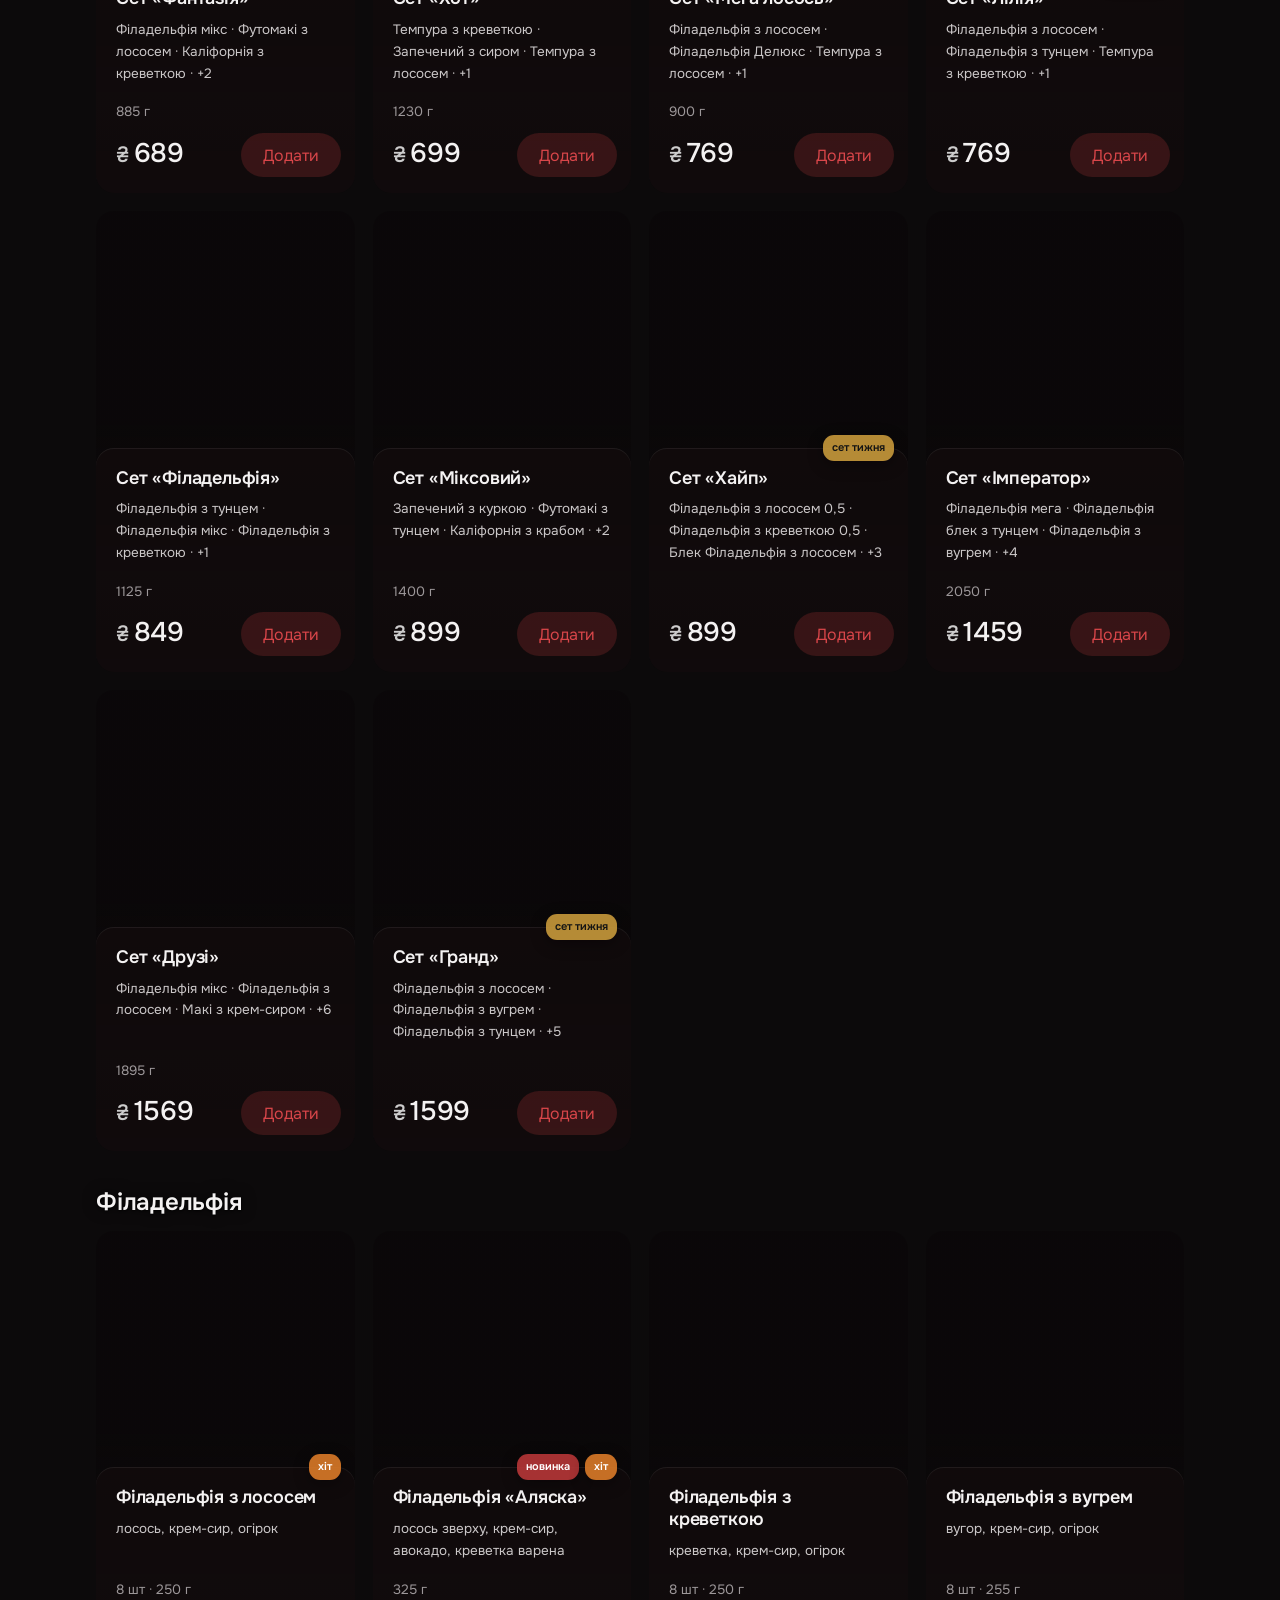
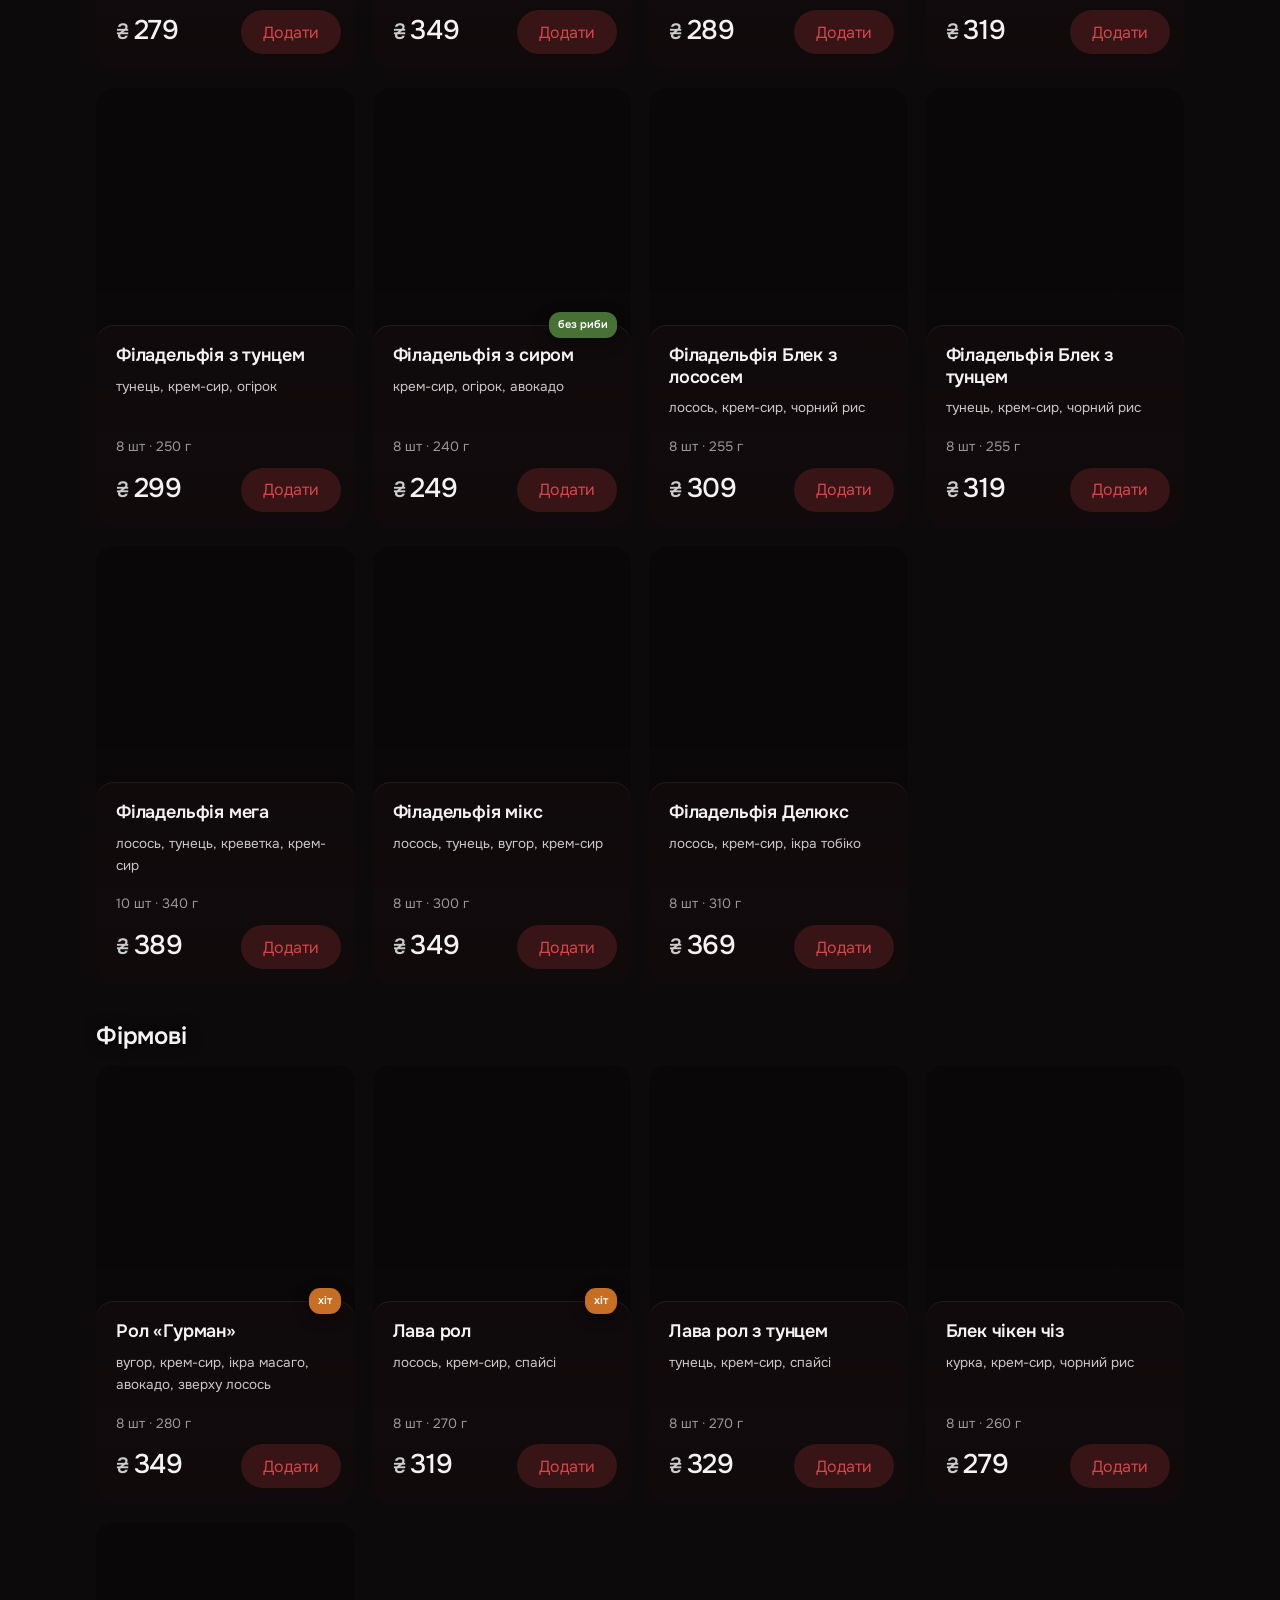
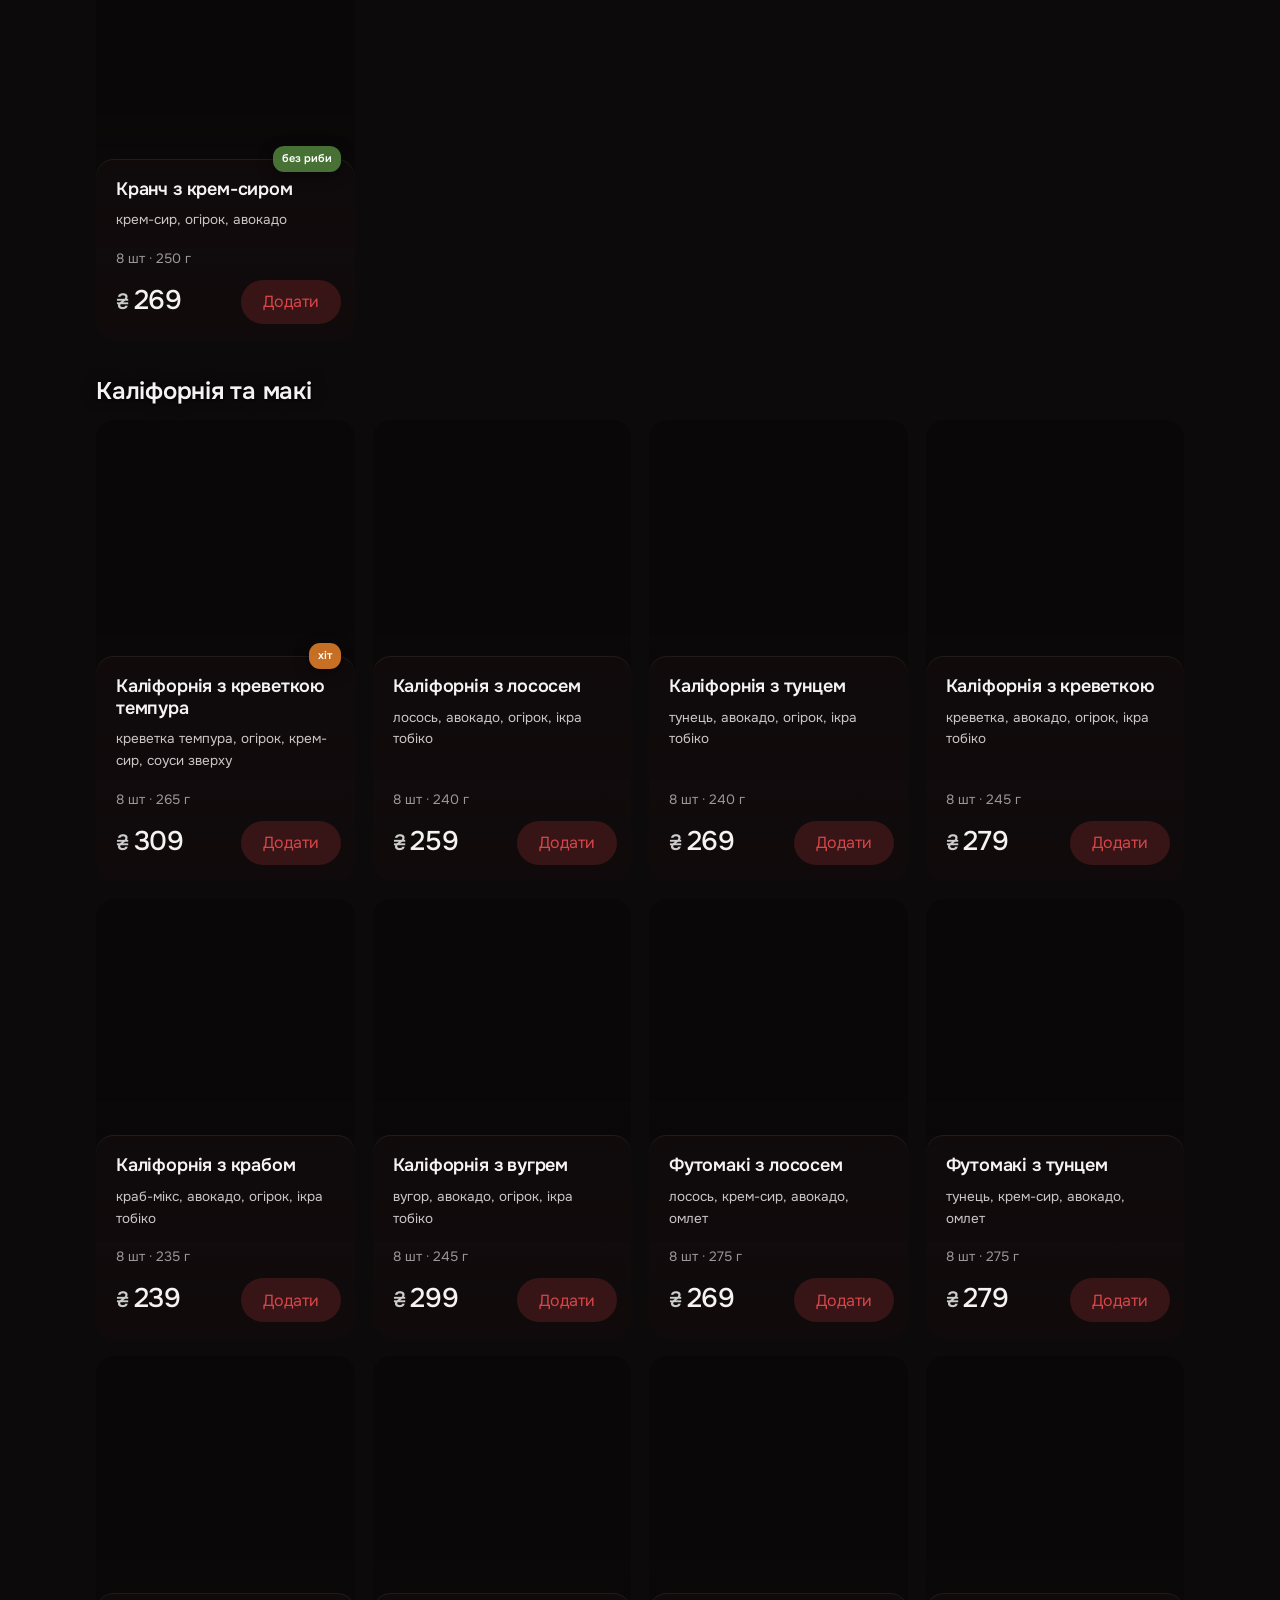
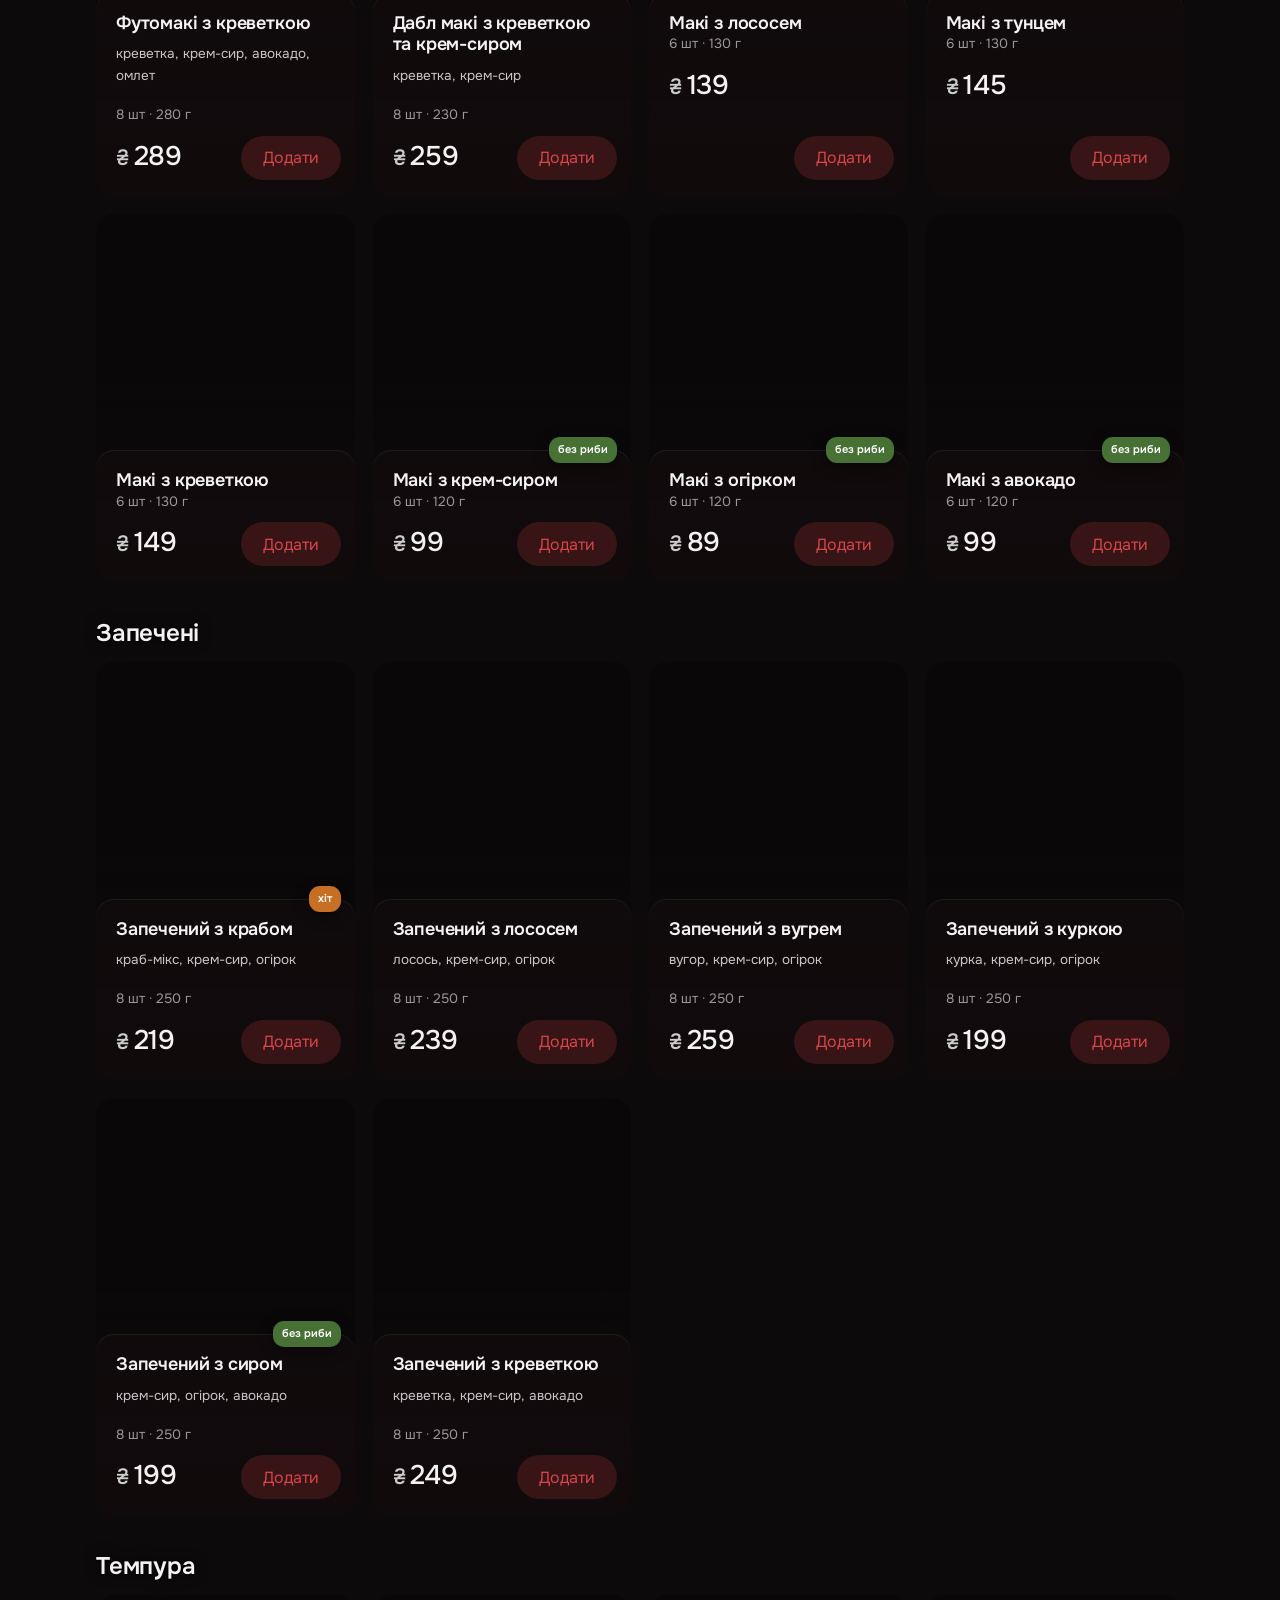
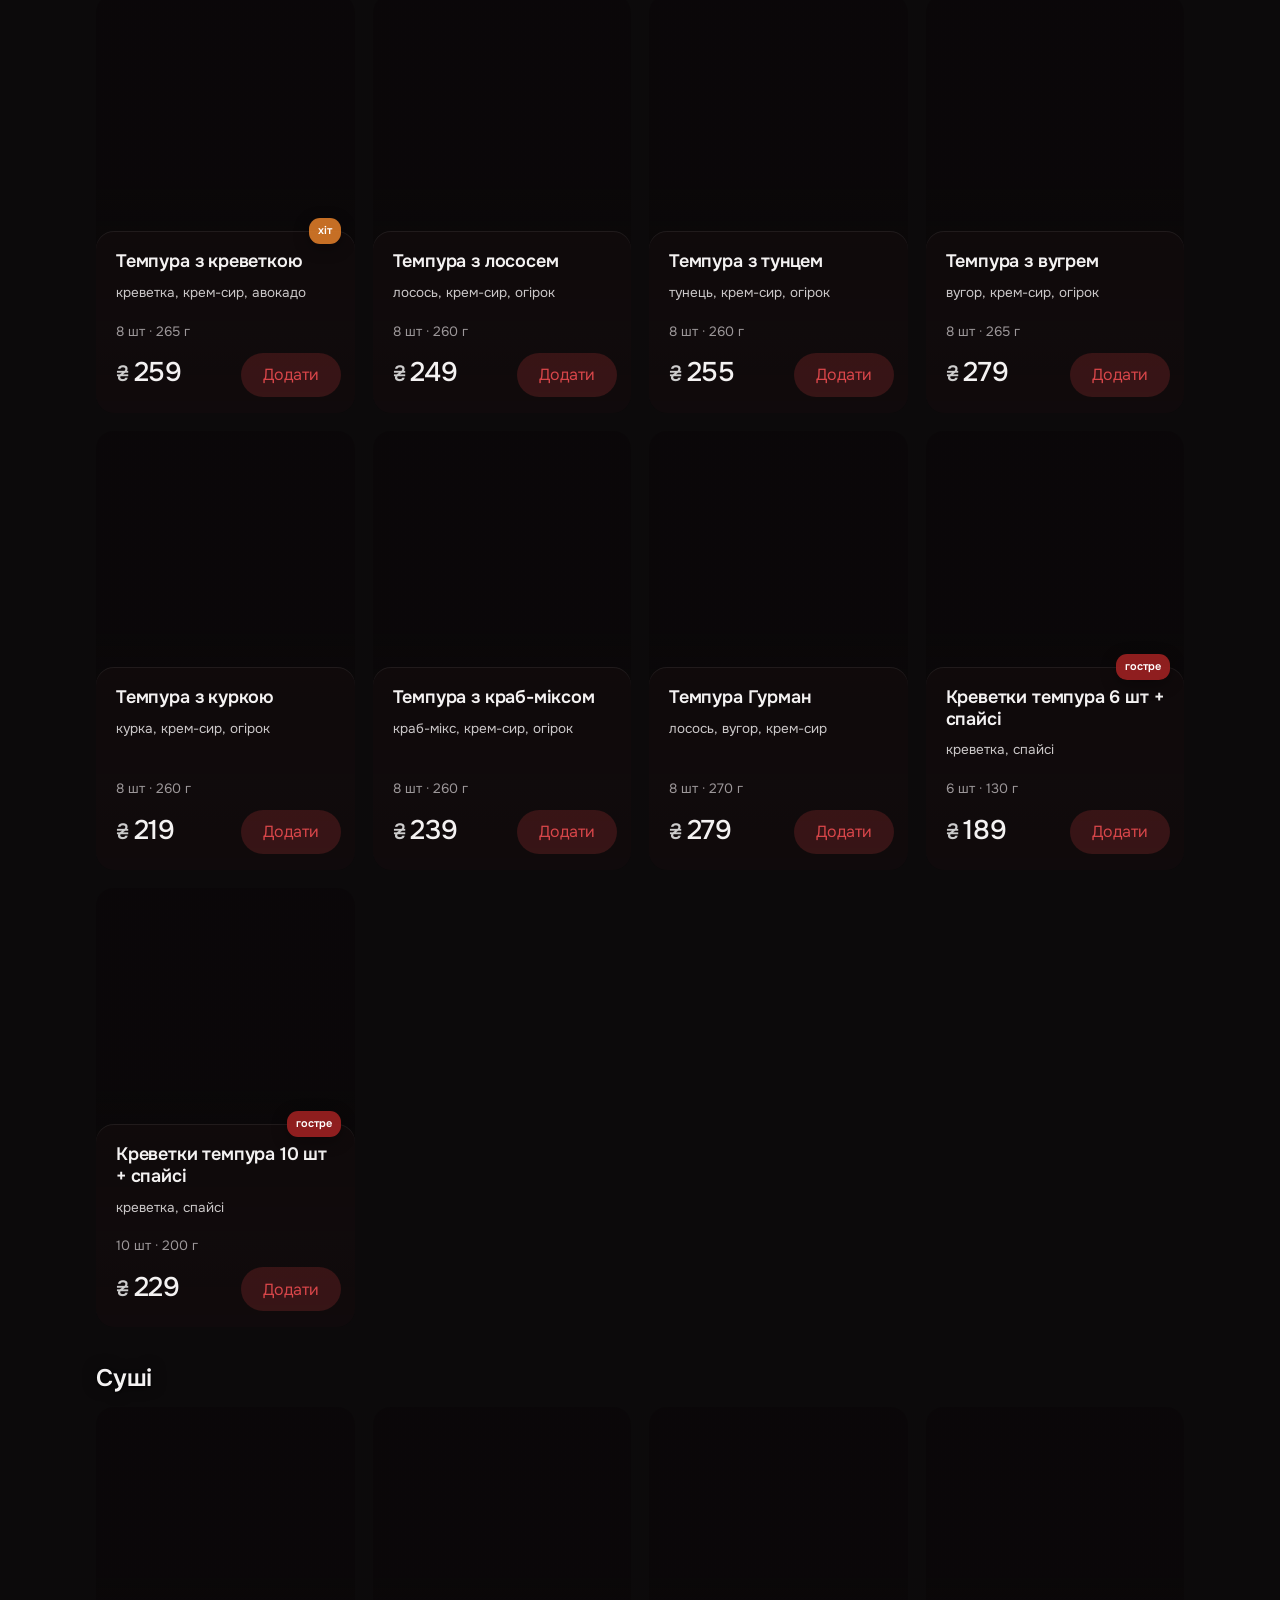
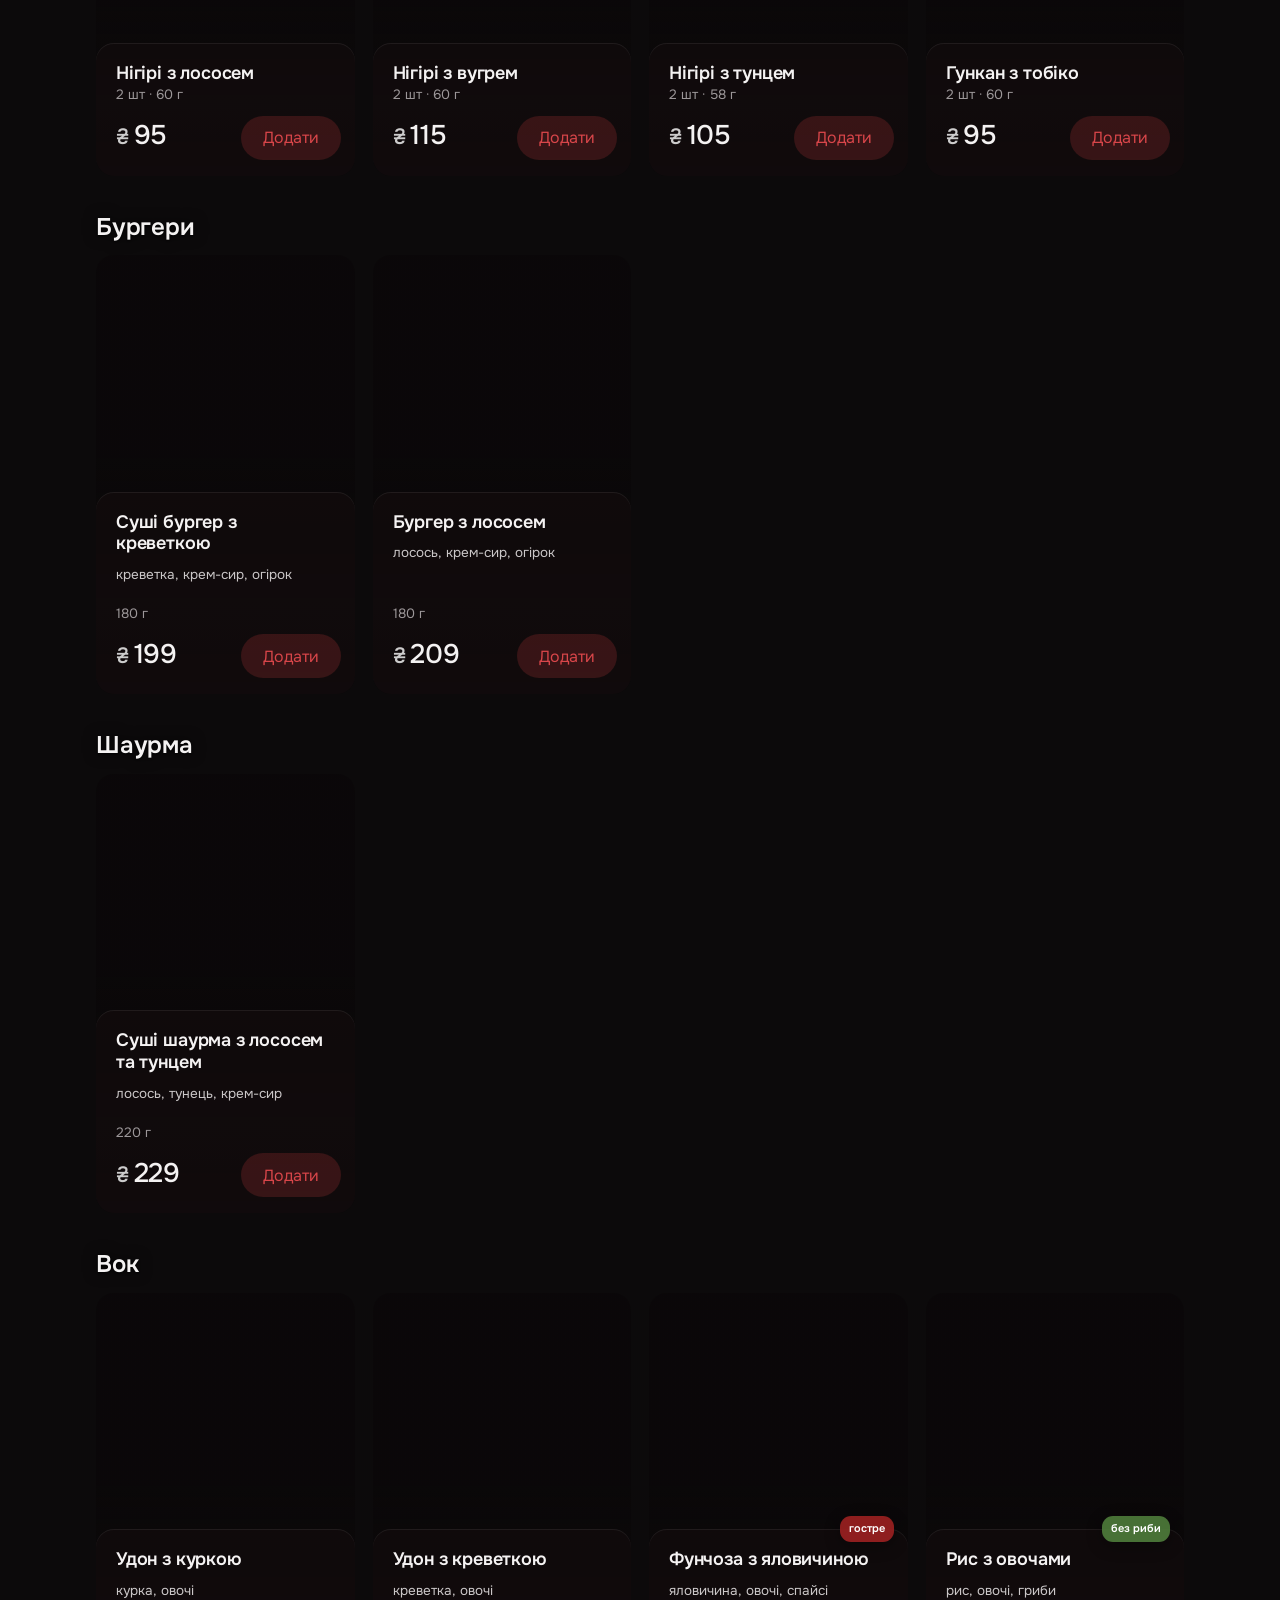
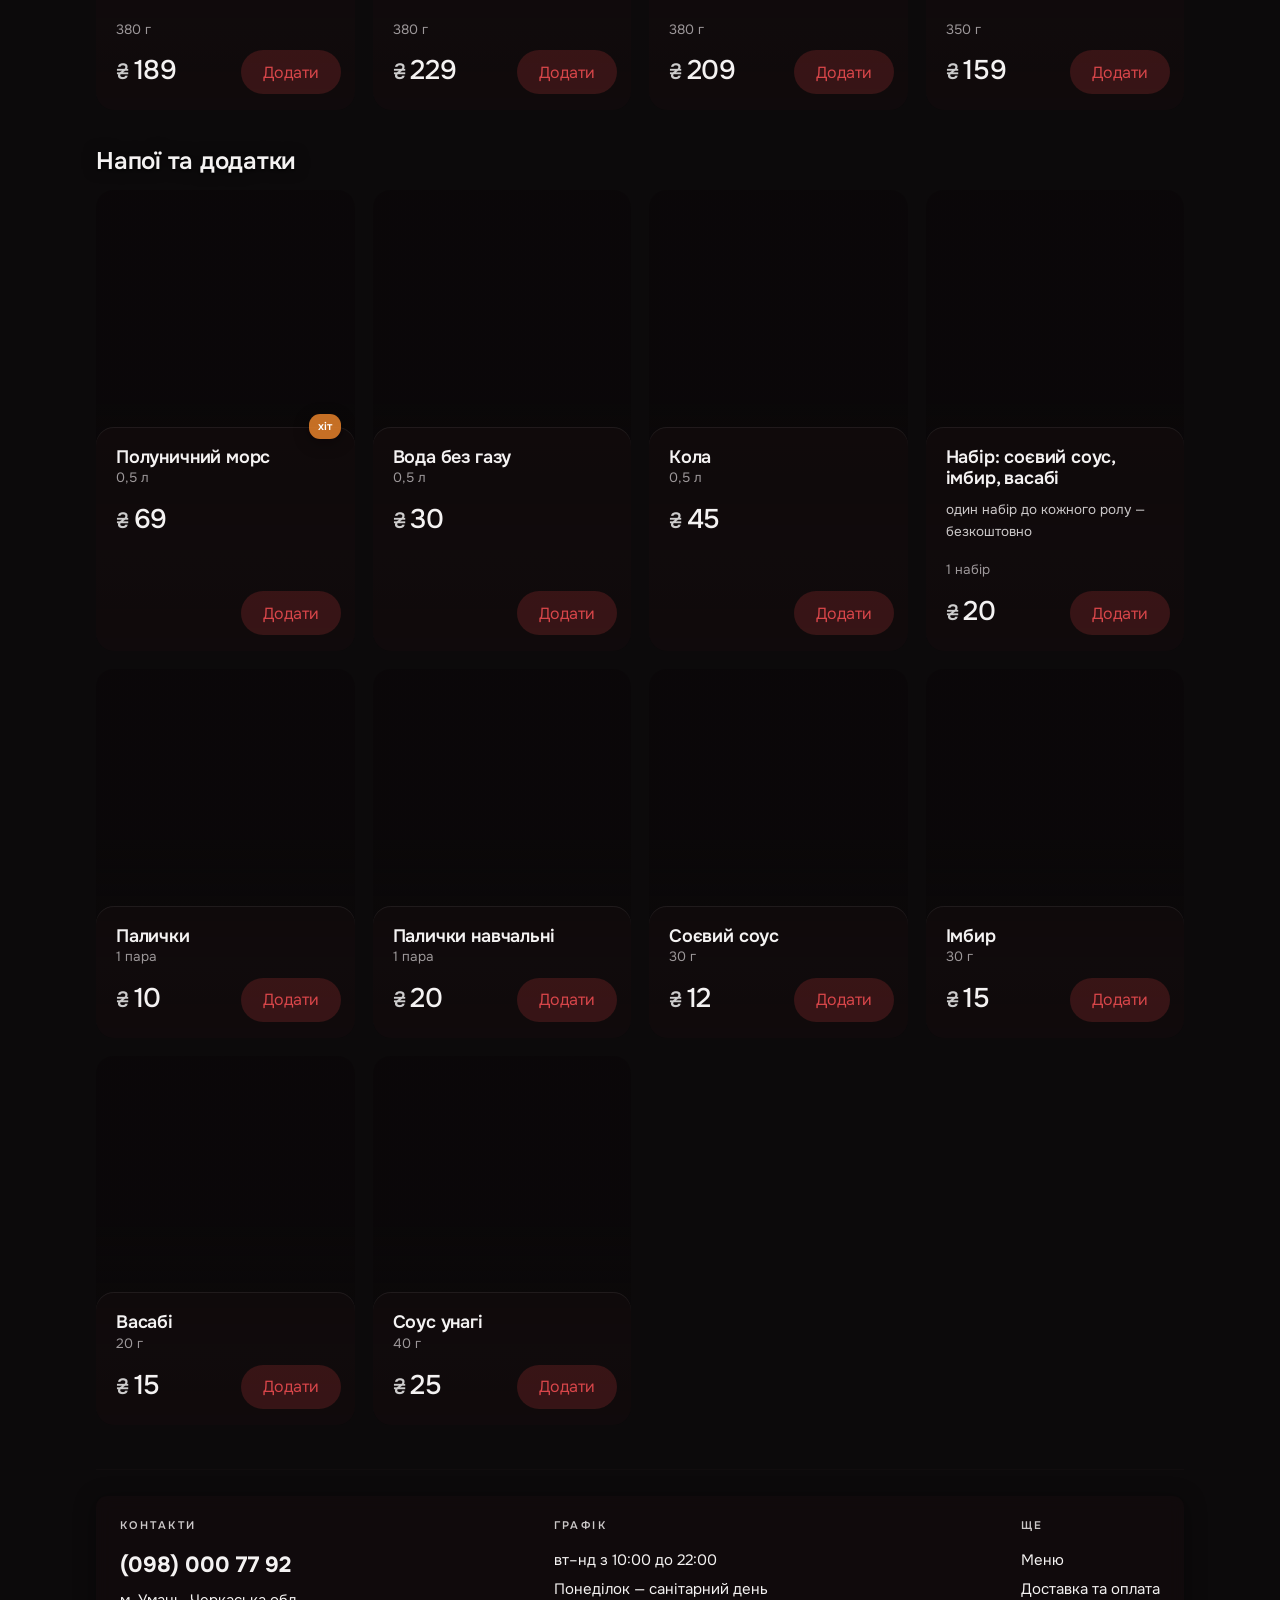
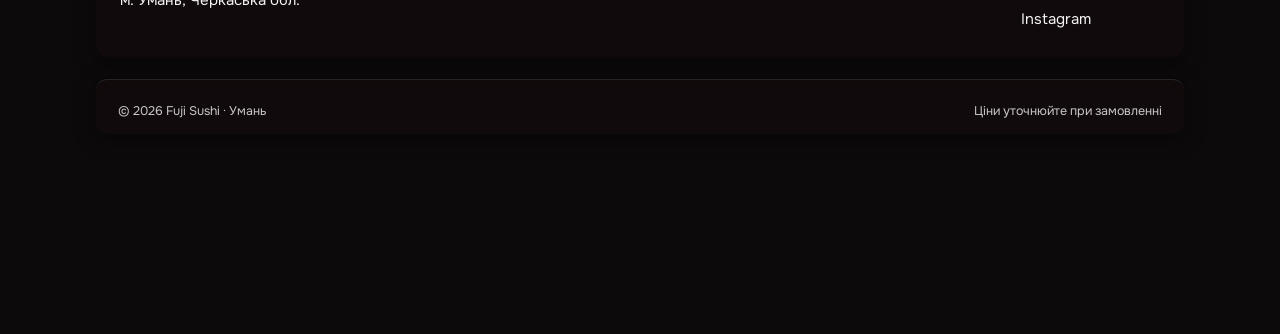
<file: menu.html>
<!DOCTYPE html>
<html lang="uk">
<head>
<meta charset="utf-8">
<!-- Стара адреса сторінки меню. Сама сторінка лежить у /menu/,
     а це лишається, щоб збережені посилання не вели в 404. -->
<link rel="canonical" href="https://fujisushi.com.ua/menu/">
<meta name="robots" content="noindex">
<meta http-equiv="refresh" content="0; url=/menu/">
<title>Меню — Fuji Sushi, Умань</title>
</head>
<body>
<p>Меню тут: <a href="/menu/">fujisushi.com.ua/menu/</a></p>
<script>location.replace('/menu/' + location.search + location.hash);</script>
</body>
</html>
</file>
<file: style.css>
﻿/* ============================================================
   FUJI SUSHI В· РЈРјР°РЅСЊ
   РЎС‚СЂСѓРєС‚СѓСЂР° Р№ РїСЂРѕРїРѕСЂС†С–С— вЂ” Р·Р° extaz-sushi.com.ua.
   РџР°Р»С–С‚СЂР° вЂ” Р· Р»РѕРіРѕС‚РёРїР° Р·Р°РєР»Р°РґСѓ: С‡РѕСЂРЅРёР№, С‡РµСЂРІРѕРЅРёР№ #B43637, Р±С–Р»РёР№.
   РќРµРѕРЅСѓ РїСЂРёР±Р»РёР·РЅРѕ РЅР° 20% РјРµРЅС€Рµ, РЅС–Р¶ РІ РѕСЂРёРіС–РЅР°Р»С– (РґРёРІ. .glow).
   ============================================================ */

:root{
  --bg:#0C0A0B;
  --ink:#F4F2F2;
  /* РїСЂРёРіР»СѓС€РµРЅС– СЃС–СЂС– РїС–РґРЅСЏС‚С–: РЅР° СЃРєР»С– РїРѕРІРµСЂС… СЃРІС–С‚Р»РѕС— С–Р»СЋСЃС‚СЂР°С†С–С—
     СЃС‚Р°СЂС– #A8A6A6 С– #6E6C6E Р»РµРґСЊ С‡РёС‚Р°Р»РёСЃСЏ */
  --ink-2:#CBC7C8;
  --ink-3:#9C9799;

  --red:#B43637;          /* С‚РѕС‡РЅРёР№ РєРѕР»С–СЂ С–Р· Р»РѕРіРѕС‚РёРїР° */
  --red-hi:#D8464A;
  --red-soft:rgba(180,54,55,.20);
  --red-tag:rgba(180,54,55,.92);

  /* СЃРєР»Рѕ С‚РµРјРЅРµ: С„РѕРЅ СЃР°Р№С‚Сѓ вЂ” СЃРІС–С‚Р»Р° С–Р»СЋСЃС‚СЂР°С†С–СЏ, С– РЅР° РїСЂРѕР·РѕСЂРѕРјСѓ СЃРєР»С–
     СЃРІС–С‚Р»РёР№ С‚РµРєСЃС‚ РЅР° РЅС–Р№ Р·РЅРёРєР°РІ */
  --glass:rgba(18,12,13,.72);
  --glass-2:rgba(18,12,13,.58);
  --line:rgba(238,238,238,.10);

  --r-s:11px;
  --r-m:18px;
  --r-l:22px;

  --sh:0 4px 20px 2px rgba(0,0,0,.35);
  --sh-tag:0 4px 15px 1px rgba(0,0,0,.33);

  --max:1088px;
  --pad:24px;
  --ease:cubic-bezier(.22,.9,.28,1);
  --nav-h:70px;
}

*,*::before,*::after{box-sizing:border-box}
/* С–РЅР°РєС€Рµ display:grid/flex РїРµСЂРµР±РёРІР°С” Р°С‚СЂРёР±СѓС‚ hidden */
[hidden]{display:none!important}
html{-webkit-text-size-adjust:100%;scroll-behavior:smooth;overflow-x:clip}
body{
  margin:0;background:var(--bg);color:var(--ink);
  font-family:'Onest','Manrope',ui-sans-serif,system-ui,-apple-system,'Segoe UI',sans-serif;
  font-size:16px;line-height:1.45;font-weight:400;
  /* РќР• СЃС‚Р°РІРёС‚Рё С‚СѓС‚ overflow-x:hidden: РІРѕРЅРѕ СЂРѕР±РёС‚СЊ body РєРѕРЅС‚РµР№РЅРµСЂРѕРј
     РїСЂРѕРєСЂСѓС‚РєРё С– РјРѕРІС‡РєРё Р»Р°РјР°С” position:sticky РІСЃРµСЂРµРґРёРЅС– вЂ” С€Р°РїРєР° Р№ СЃРјСѓРіР°
     СЂРѕР·РґС–Р»С–РІ РїРµСЂРµСЃС‚Р°РІР°Р»Рё Р»РёРїРЅСѓС‚Рё. Р’С–Рґ РіРѕСЂРёР·РѕРЅС‚Р°Р»СЊРЅРѕРіРѕ Р·СЃСѓРІСѓ РґРѕСЃС‚Р°С‚РЅСЊРѕ
     overflow-x:clip РЅР° html РІРёС‰Рµ. */
  min-height:100vh;
}
body.locked{overflow:hidden}
img,svg{display:block;max-width:100%}
button,input,select,textarea{font:inherit;color:inherit}
a{color:inherit;text-decoration:none}
h1,h2,h3{margin:0;font-weight:700;line-height:1.15;letter-spacing:-.01em}
::selection{background:var(--red);color:#fff}
:focus-visible{outline:2px solid var(--red-hi);outline-offset:2px}

.wrap{width:min(100% - 32px,var(--max));margin-inline:auto;position:relative;z-index:2}

/* ---------- Р¤РћРўРћ-Р¤РћРќ ---------- */
/* fon.jpg Р»РµР¶РёС‚СЊ Сѓ РїР°РїС†С– СЃР°Р№С‚Сѓ Р№ РїРѕРєР°Р·СѓС”С‚СЊСЃСЏ СЏРє С”: РЅС– С„С–Р»СЊС‚СЂС–РІ,
   РЅС– РїСЂРёС‚РµРјРЅРµРЅРЅСЏ РїРѕРІРµСЂС…. cover вЂ” С‰РѕР± СѓРєСЂРёРІР°Р»Р° РІРµСЃСЊ РµРєСЂР°РЅ. */
.glows{position:fixed;inset:0;z-index:0;pointer-events:none;overflow:hidden;background:#0A0708}
.glows::before{
  content:'';position:absolute;inset:0;
  background:url(fon.jpg) center / cover no-repeat;
}
/* РџР»СЏРјРё СЃРІС–С‚Р»Р° РІРёРјРєРЅРµРЅРѕ: РІРѕРЅРё Р»СЏРіР°Р»Рё РєРѕР»СЊРѕСЂРѕРІРёРјРё С…РјР°СЂР°РјРё РїРѕРІРµСЂС…
   С–Р»СЋСЃС‚СЂР°С†С–С— Р№ РјС–РЅСЏР»Рё С—С— РІРёРіР»СЏРґ. */
.glow{display:none}

/* ---------- РҐР•Р”Р•Р  ---------- */
.header{
  position:sticky;top:0;z-index:50;
  display:flex;align-items:center;gap:22px;
  width:min(100% - 32px,var(--max));margin-inline:auto;
  padding:14px 0 16px;
}
/* С„С–РєСЃРѕРІР°РЅР°, Р° РЅРµ -50vw: С–РЅР°РєС€Рµ СЃС‚РѕСЂС–РЅРєР° С—РґРµ РІР±С–Рє РїРѕ РіРѕСЂРёР·РѕРЅС‚Р°Р»С–.
   РњР°СЃРєР° РіР°СЃРёС‚СЊ РЅРµ Р»РёС€Рµ РєРѕР»С–СЂ, Р° Р№ СЂРѕР·РјРёС‚С‚СЏ вЂ” Р±РµР· РЅРµС— РІРЅРёР·Сѓ С€С‚РѕСЂРєРё
   Р»РёС€Р°Р»Р°СЃСЏ Р± СЂС–Р·РєР° РјРµР¶Р°, РґРµ СЂРѕР·РјРёС‚С‚СЏ РѕР±СЂРёРІР°С”С‚СЊСЃСЏ. */
.header::before{
  content:'';position:fixed;top:0;left:0;right:0;height:118px;z-index:-1;
  background:linear-gradient(rgba(9,6,7,.92) 42%,rgba(9,6,7,0));
  backdrop-filter:blur(12px);-webkit-backdrop-filter:blur(12px);
  -webkit-mask:linear-gradient(#000 46%,transparent);
          mask:linear-gradient(#000 46%,transparent);
  pointer-events:none;
}
.logo{display:flex;align-items:center;gap:11px;flex-shrink:0}
.logo img{width:46px;height:46px;border-radius:50%;object-fit:cover}
.logo b{font-size:19px;font-weight:800;letter-spacing:.06em}
.logo span{display:block;font-size:9.5px;letter-spacing:.26em;text-transform:uppercase;color:var(--ink-3);margin-top:2px}
.nav-desk{display:flex;gap:26px;margin-left:12px}
.nav-desk a{font-size:16px;font-weight:500;color:var(--ink-2);padding:6px 0;position:relative}
.nav-desk a:hover{color:var(--ink)}
.nav-desk a.on{color:var(--red-hi)}
.nav-desk a.on::after{content:'';position:absolute;left:0;right:0;bottom:-2px;height:2px;background:var(--red-hi);border-radius:2px}
.head-right{display:flex;align-items:center;gap:12px;margin-left:auto}
.phone-pill{
  display:inline-flex;align-items:center;gap:10px;
  padding:11px 20px;border-radius:var(--r-s);
  background:var(--glass);backdrop-filter:blur(8px);
  font-size:16px;font-weight:600;white-space:nowrap;
}
.phone-pill:hover{background:var(--red-soft)}
.phone-pill svg{width:19px;height:19px;color:var(--red-hi)}
.cart-btn{
  position:relative;width:46px;height:46px;flex-shrink:0;
  display:grid;place-items:center;cursor:pointer;
  background:rgba(41,41,41,.8);border:0;border-radius:50%;color:var(--ink);
  transition:background .3s
}
.cart-btn:hover{background:var(--red)}
.cart-btn svg{width:21px;height:21px}
.cart-btn i{
  position:absolute;top:-3px;right:-3px;min-width:20px;height:20px;padding:0 5px;
  background:var(--red);color:#fff;font-style:normal;font-size:11px;font-weight:800;
  display:grid;place-items:center;border-radius:10px;transform:scale(0);transition:transform .3s var(--ease)
}
.cart-btn i.on{transform:scale(1)}
@media(max-width:860px){
  .nav-desk{display:none}
  .phone-pill span{display:none}
  .phone-pill{padding:11px 13px}
}

/* ---------- РќРР–РќРЇ РџРђРќР•Р›Р¬ ---------- */
.navbar{
  position:fixed;left:0;right:0;bottom:0;z-index:60;
  height:calc(var(--nav-h) + env(safe-area-inset-bottom));
  padding-bottom:env(safe-area-inset-bottom);
  background:rgba(0,0,0,.9);backdrop-filter:blur(10px);
  display:flex;align-items:flex-start;justify-content:space-around;
  padding-top:9px;border-top:1px solid rgba(255,255,255,.04);
  border-radius:20px 20px 0 0;
  box-shadow:0 -18px 40px -22px rgba(180,54,55,.55);
}
.navbar a{
  width:62px;display:flex;flex-direction:column;align-items:center;gap:5px;
  font-size:10.5px;color:var(--ink-3);font-weight:500;
}
.navbar a svg{width:22px;height:22px}
.navbar a.on{color:var(--red-hi)}
.navbar .nb-cart{width:62px;position:relative}
/* РўРµРїР»Рµ СЃСЏР№РІРѕ РїС–Рґ РєРЅРѕРїРєРѕСЋ вЂ” РѕРєСЂРµРјРёРј С€Р°СЂРѕРј РЅР° РѕР±РіРѕСЂС‚С†С–, С‚РѕРјСѓ Р»СЏРіР°С”
   РїС–Рґ СЃР°РјСѓ РєРЅРѕРїРєСѓ Р№ РїРѕРІС–Р»СЊРЅРѕ В«РґРёС…Р°С”В». */
.navbar .nb-cart::before{
  content:'';position:absolute;left:-9px;top:-33px;width:80px;height:80px;
  border-radius:50%;pointer-events:none;
  background:radial-gradient(closest-side,rgba(216,70,74,.45),transparent 72%);
  animation:cartglow 3.4s ease-in-out infinite;
}
@keyframes cartglow{0%,100%{opacity:.5;transform:scale(.92)}50%{opacity:1;transform:scale(1.08)}}
@media(prefers-reduced-motion:reduce){.navbar .nb-cart::before{animation:none}}
/* Р“РѕР»РѕРІРЅР° РєРЅРѕРїРєР° СЃР°Р№С‚Сѓ. РћР±С–РґРѕРє РЅР°РІРєРѕР»Рѕ вЂ” С‚РµРјРЅРёР№, РєРѕР»СЊРѕСЂСѓ РїР°РЅРµР»С–, С–
   РїРѕРІРµСЂС… РЅСЊРѕРіРѕ С‚РѕРЅРєР° Р·РѕР»РѕС‚Р° РЅРёС‚РєР°: Р±С–Р»Рµ РєС–Р»СЊС†Рµ РЅР° С‚РµРјРЅС–Р№ РїР°РЅРµР»С–
   РІРїР°РґР°Р»Рѕ РІ РѕРєРѕ Р±С–Р»СЊС€Рµ Р·Р° СЃР°РјСѓ РєРЅРѕРїРєСѓ. */
.navbar .nb-cart .cart-btn{
  width:56px;height:56px;margin-top:-21px;
  background:
    radial-gradient(120% 120% at 32% 16%, #EC6165 0%, #C43F41 44%, #752223 100%);
  box-shadow:
    inset 0 1.5px 0 rgba(255,214,178,.30),
    inset 0 -8px 16px rgba(0,0,0,.38),
    0 0 0 5px rgba(10,8,9,.96),
    0 0 0 6px rgba(240,193,59,.28),
    0 14px 32px -8px rgba(216,70,74,.9);
  transition:transform .3s var(--ease),box-shadow .3s var(--ease);
}
/* РїРѕР»РёСЃРє СЃРєР»Р° Сѓ РІРµСЂС…РЅС–Р№ С‡Р°СЃС‚РёРЅС– вЂ” С‚Рµ, С‰Рѕ СЂРѕР±РёС‚СЊ РєСЂСѓР¶РѕРє РѕР±КјС”РјРЅРёРј */
.navbar .nb-cart .cart-btn::after{
  content:'';position:absolute;left:15%;top:8%;width:70%;height:40%;
  border-radius:50%;pointer-events:none;
  background:linear-gradient(rgba(255,255,255,.20),rgba(255,255,255,0));
}
.navbar .nb-cart .cart-btn:hover{
  transform:translateY(-2px);
  box-shadow:
    inset 0 1.5px 0 rgba(255,214,178,.40),
    inset 0 -8px 16px rgba(0,0,0,.32),
    0 0 0 5px rgba(10,8,9,.96),
    0 0 0 6px rgba(240,193,59,.45),
    0 18px 38px -8px rgba(216,70,74,1);
}
.navbar .nb-cart .cart-btn svg{filter:drop-shadow(0 1px 1px rgba(0,0,0,.45))}
.navbar .nb-cart .cart-btn i{
  top:-2px;right:-2px;background:#F0C13B;color:#3A1F05;
  box-shadow:0 0 0 2.5px rgba(0,0,0,.92),0 3px 10px -2px rgba(240,193,59,.9);
}
@media(min-width:861px){
  /* РЅР° РґРµСЃРєС‚РѕРїС– вЂ” РїР»Р°РІР°СЋС‡Р° РїС–РіСѓР»РєР° РїРѕ С†РµРЅС‚СЂСѓ, СЏРє РІ РѕСЂРёРіС–РЅР°Р»С– */
  .navbar{
    left:50%;right:auto;transform:translateX(-50%);
    bottom:18px;width:auto;height:auto;gap:6px;
    padding:8px 10px;border:1px solid var(--line);border-radius:999px;
    background:rgba(12,12,12,.82);box-shadow:var(--sh);justify-content:center;
  }
  .navbar a{width:70px;font-size:10px}
  .navbar .nb-cart .cart-btn{width:48px;height:48px;margin-top:-14px}
  .navbar .nb-cart::before{left:-5px;top:-26px;width:72px;height:72px}
}

/* ---------- Р“Р•Р РћР™ ---------- */
/* Р—Р°РіРѕР»РѕРІРєРё вЂ” РїСЂРѕСЃС‚Рѕ С‚РµРєСЃС‚, Р±РµР· РїР»Р°С€РєРё, РЅР° РІРёРјРѕРіСѓ РІР»Р°СЃРЅРёРєР°.
   РќР° СЃРІС–С‚Р»РёС… РґС–Р»СЏРЅРєР°С… С–Р»СЋСЃС‚СЂР°С†С–С— РІРѕРЅРё Р±Р»С–РґРЅСѓС‚СЊ вЂ” С†Рµ СЃРІС–РґРѕРјРёР№ РІРёР±С–СЂ. */
/* С‚С–РЅСЊ С‚Р°РєР° СЃР°РјР°, СЏРє Сѓ СЂСЏРґРєР° РіСЂР°С„С–РєР°: С‚РµРєСЃС‚ Р»РµР¶РёС‚СЊ РїСЂРѕСЃС‚Рѕ РЅР°
   С–Р»СЋСЃС‚СЂР°С†С–С—, Р° РІРѕРЅР° РјС–СЃС†СЏРјРё СЃРІС–С‚Р»Р° */
.h1,.sec-h h2,.sec-h a,.grp h2{text-shadow:0 1px 3px rgba(0,0,0,.9),0 0 14px rgba(0,0,0,.75)}
.h1{font-size:clamp(23px,4.2vw,34px);font-weight:700;padding:6px 0 18px}


.banners{display:flex;gap:14px;overflow-x:auto;scroll-snap-type:x mandatory;scrollbar-width:none;padding-bottom:4px;
  overscroll-behavior-x:contain}
.banners::-webkit-scrollbar{display:none}
/* РўРµРјРЅРµ СЃРєР»Рѕ: РІР»Р°СЃРЅРѕРіРѕ С„РѕС‚Рѕ Р±Р°РЅРµСЂ РЅРµ РјР°С”, РєСЂС–Р·СЊ РЅСЊРѕРіРѕ Р»РµРґСЊ РїСЂРѕРіР»СЏРґР°С”
   С„РѕРЅ СЃС‚РѕСЂС–РЅРєРё. Р РѕР·РјРёС‚С‚СЏ СЃРёР»СЊРЅРµ, С‰РѕР± РіРѕСЂРё РЅРµ СЃРїРµСЂРµС‡Р°Р»РёСЃСЏ Р· С‚РµРєСЃС‚РѕРј. */
.banner{
  cursor:pointer;
  position:relative;flex:0 0 min(100%,var(--max));scroll-snap-align:center;
  height:clamp(300px,44vw,420px);border-radius:var(--r-m);overflow:hidden;
  /* СЃСѓС†С–Р»СЊРЅРёР№ РєРѕР»С–СЂ: РєСЂС–Р·СЊ РЅР°РїС–РІРїСЂРѕР·РѕСЂРёР№ Р±Р°РЅРµСЂ РїСЂРѕСЃРІС–С‡СѓРІР°Р»Р° С„РѕРЅРѕРІР°
     С–Р»СЋСЃС‚СЂР°С†С–СЏ, С– РЅР° С—С— С‡РµСЂРІРѕРЅРёС… РґС–Р»СЏРЅРєР°С… РІС–РЅ РІС–РґРґР°РІР°РІ С‡РµСЂРІРѕРЅРёРј */
  background:#0E0A0B;
  display:flex;align-items:center;
}
.banner__art{position:absolute;right:-4%;top:50%;transform:translateY(-50%);width:min(52%,420px)}
.banner__art svg{width:100%;height:auto;filter:drop-shadow(0 24px 50px rgba(0,0,0,.6))}
/* Р·Р°РІР°РЅС‚Р°Р¶РµРЅРµ С„РѕС‚Рѕ СЃРµС‚Р° РЅР° Р±Р°РЅРµСЂС– */
/* contain, Р° РЅРµ cover: Сѓ Р±Р°РЅРµСЂС– РїРѕРєР°Р·СѓС”РјРѕ Р·РЅС–РјРѕРє С†С–Р»РєРѕРј, СЏРє РІС–РЅ С” */
.banner__art .pic{width:100%;height:auto;aspect-ratio:1;object-fit:contain;
  border-radius:var(--r-m);box-shadow:0 24px 50px rgba(0,0,0,.6)}
/* Р§РµСЂРІРѕРЅРѕРіРѕ СЃРІС–С‚С–РЅРЅСЏ С‚СѓС‚ Р±С–Р»СЊС€Рµ РЅРµРјР°С”: РІРѕРЅРѕ Р»РµР¶Р°Р»Рѕ СЃР°РјРµ РЅР°Рґ С„РѕС‚Рѕ
   РїСЂР°РІРѕСЂСѓС‡ С– С„Р°СЂР±СѓРІР°Р»Рѕ СЃС‚СЂР°РІСѓ РІ С‡РµСЂРІРѕРЅРµ вЂ” РѕРґРЅР° Р№ С‚Р° СЃР°РјР° РїРѕР·РёС†С–СЏ
   РЅР° Р±Р°РЅРµСЂС– Р№ РЅР° РєР°СЂС‚С†С– РІРёРіР»СЏРґР°Р»Р° РїРѕ-СЂС–Р·РЅРѕРјСѓ. */
.banner__in{position:relative;z-index:2;padding:clamp(24px,4vw,44px);max-width:58%}
.banner__in h2{font-size:clamp(26px,4.4vw,44px);white-space:pre-line}
.banner__in p{margin:12px 0 0;color:var(--ink-2);font-size:clamp(13px,1.5vw,16px);white-space:pre-line}
/* РїР»Р°С€РєР° РЅР°Рґ РЅР°Р·РІРѕСЋ, С‰РѕР± Р°РєС†С–СЏ С‡РёС‚Р°Р»Р°СЃСЊ РѕРґСЂР°Р·Сѓ, Р° РЅРµ С‚С–Р»СЊРєРё Р· С†С–РЅРё */
.banner__tag{
  display:inline-block;margin-bottom:10px;padding:5px 11px;border-radius:var(--r-s);
  background:#F0C13B;color:#141414;font-size:12px;font-weight:800;
  letter-spacing:.04em;text-transform:uppercase;box-shadow:var(--sh-tag);
}
.banner__b{display:flex;align-items:center;gap:14px;margin-top:clamp(16px,2.6vw,26px);flex-wrap:wrap}
/* СЃС‚Р°СЂСѓ С†С–РЅСѓ РІС–РґСЃСѓРІР°С”РјРѕ РІС–Рґ РЅРѕРІРѕС— С– СЂРѕР±РёРјРѕ РґСЂС–Р±РЅС–С€РѕСЋ: Р·Р»РёС‚С– РІ РѕРґРЅРµ
   С‡РёСЃР»Рѕ В«111122 в‚ґВ» С—С… Р±СѓР»Рѕ РЅРµ СЂРѕР·СЂС–Р·РЅРёС‚Рё */
.banner__p{display:inline-flex;align-items:baseline;gap:10px;
  font-size:clamp(22px,3vw,30px);font-weight:700;white-space:nowrap}
.banner__p s{font-size:.6em;font-weight:400;color:var(--ink-3);
  text-decoration-color:var(--red-hi)}
.banner__p b{font-weight:700}
.banner__p.sale b{color:#F0C13B}
@media(max-width:640px){
  .banner__in{max-width:70%}
  .banner__art{width:56%;right:-14%;opacity:.72}
  .banner__tag{font-size:11px;padding:4px 9px;margin-bottom:8px}
}
.dots{display:flex;gap:7px;justify-content:center;padding:14px 0 0}
.hours b,.hours em{text-shadow:0 1px 3px rgba(0,0,0,.9),0 0 14px rgba(0,0,0,.75)}
.dots b{width:7px;height:7px;border-radius:50%;background:var(--ink-3);opacity:.5;cursor:pointer;transition:all .3s}
.dots b.on{background:var(--red-hi);opacity:1;width:20px;border-radius:4px}

/* ---------- РљРђРўР•Р“РћР Р†Р‡ ---------- */
/* overscroll-behavior-x СЃС‚СЂРёРјСѓС” Р±РѕРєРѕРІРµ РїРµСЂРµС‚СЏРіСѓРІР°РЅРЅСЏ СЃС‚РѕСЂС–РЅРєРё.
   touch-action С‚СѓС‚ РќР• С‡С–РїР°С”РјРѕ: pan-x Р·Р°Р±РѕСЂРѕРЅСЏС” РІРµСЂС‚РёРєР°Р»СЊРЅРёР№ СЂСѓС…
   РїР°Р»СЊС†СЏ, С– СЃС‚РѕСЂС–РЅРєР° РїРµСЂРµСЃС‚Р°С” РіРѕСЂС‚Р°С‚РёСЃСЏ РЅР°Рґ СЃС‚СЂС–С‡РєРѕСЋ. */
.cats{display:flex;gap:10px;overflow-x:auto;scrollbar-width:none;padding:22px 0 4px;
  overscroll-behavior-x:contain}
.cats::-webkit-scrollbar{display:none}
.cat{
  flex-shrink:0;display:flex;flex-direction:column;align-items:center;gap:8px;
  min-width:88px;padding:11px 12px;border-radius:var(--r-s);cursor:pointer;
  background:var(--glass);backdrop-filter:blur(8px);border:1px solid transparent;
  font-size:13px;font-weight:500;color:var(--ink);white-space:nowrap;
  transition:background .3s,border-color .3s;
}
.cat:hover{background:var(--red-soft)}
.cat.on{background:var(--red);border-color:var(--red-hi)}
.cat svg,.cat .pic{width:34px;height:34px;border-radius:50%;object-fit:cover;flex-shrink:0}

/* ---------- РџРћРЁРЈРљ ---------- */
.searchbar{display:flex;gap:11px;padding:18px 0 0}
.search{
  flex:1;display:flex;align-items:center;gap:11px;height:58px;padding:0 18px;
  border-radius:var(--r-s);background:var(--glass);backdrop-filter:blur(8px);
}
.search svg{width:20px;height:20px;color:var(--ink-3);flex-shrink:0}
.search input{flex:1;min-width:0;background:none;border:0;font-size:16px;font-weight:500}
/* Сѓ Р±СЂР°СѓР·РµСЂР° СЃРІС–Р№ С…СЂРµСЃС‚РёРє РѕС‡РёС‰РµРЅРЅСЏ вЂ” РІРёС…РѕРґРёР»Рѕ РґРІР° РїРѕСЂСѓС‡ */
.search input::-webkit-search-cancel-button,
.search input::-webkit-search-decoration{-webkit-appearance:none;appearance:none;display:none}
.search input::placeholder{color:var(--ink-3)}
.search input:focus{outline:0}
.search button{background:none;border:0;cursor:pointer;color:var(--ink-3);padding:4px}
.search button:hover{color:var(--red-hi)}

/* ---------- РљРќРћРџРљРђ РЎРћР РўРЈР’РђРќРќРЇ ---------- */
.filt-btn{
  display:flex;align-items:center;gap:9px;flex-shrink:0;height:58px;padding:0 22px;
  border:0;border-radius:var(--r-s);cursor:pointer;
  background:var(--glass);backdrop-filter:blur(8px);color:var(--ink);
  font-size:15px;font-weight:600;transition:background .3s,color .3s;
}
.filt-btn svg{width:19px;height:19px}
.filt-btn:hover{background:var(--red-soft)}
.filt-btn.on{background:var(--red);color:#fff}
/* РїС–РґРїРёСЃ Р»РёС€Р°С”С‚СЊСЃСЏ Р·Р°РІР¶РґРё: РєРЅРѕРїРєР°-РїРµСЂРµРјРёРєР°С‡ С‚С–Р»СЊРєРё РЅРёРј С– С‡РёС‚Р°С”С‚СЊСЃСЏ */
@media(max-width:600px){.filt-btn{padding:0 15px;font-size:14px;gap:7px}.filt-btn svg{width:17px;height:17px}}

/* ---------- РЎРўРћР Р†РќРљРђ РџРћР—РР¦Р†Р‡ ---------- */
.pv{position:fixed;inset:0;z-index:100;background:var(--bg);
  overflow-y:auto;-webkit-overflow-scrolling:touch;overscroll-behavior:contain;
  opacity:0;transform:translateY(16px);transition:opacity .3s var(--ease),transform .3s var(--ease)}
.pv.on{opacity:1;transform:none}
.pv .co__bar h2{font-size:17px}
.pv__in{width:min(100% - 32px,var(--max));margin-inline:auto;
  display:grid;grid-template-columns:1fr 1fr;gap:clamp(20px,4vw,48px);align-items:center;padding:24px 0 8px}
@media(max-width:760px){.pv__in{grid-template-columns:1fr;gap:14px;padding-top:14px}}
.pv__art{position:relative;display:grid;place-items:center;aspect-ratio:1;max-height:44vh;
  background:radial-gradient(65% 60% at 50% 45%,rgba(180,54,55,.20),transparent 70%)}
.pv__art svg{width:88%;height:88%;filter:drop-shadow(0 30px 60px rgba(0,0,0,.8));
  animation:fxFloat 9s ease-in-out infinite}
.pv__info h1{font-size:clamp(26px,4vw,40px);font-weight:700}
.pv__d{margin:12px 0 0;color:var(--ink-2);font-size:15.5px;line-height:1.5}
.pv__list{margin:14px 0 0;padding:0;list-style:none;font-size:15px;color:var(--ink-2)}
.pv__list li{padding:7px 0 7px 16px;position:relative;border-bottom:1px solid var(--line)}
.pv__list li::before{content:'';position:absolute;left:0;top:15px;width:6px;height:6px;background:var(--red);opacity:.8}
.pv__meta{margin-top:14px;font-size:13px;letter-spacing:.12em;text-transform:uppercase;color:var(--ink-3)}
.pv__b{display:flex;align-items:center;gap:16px;flex-wrap:wrap;margin-top:20px}
.pv__p{font-size:clamp(28px,3.6vw,38px);font-weight:700;white-space:nowrap}
.pv__p em{font-style:normal;font-size:16px;color:var(--ink-3)}
.pv__also{width:min(100% - 32px,var(--max));margin-inline:auto;padding:22px 0 calc(var(--nav-h) + 40px)}
.pv__also h3{font-size:clamp(18px,2.4vw,23px);font-weight:600;margin-bottom:14px}
.card[data-open]{cursor:pointer}

/* ---------- Р—РђР“РћР›РћР’РљР Р РћР—Р”Р†Р›Р†Р’ ---------- */
.sec-h{display:flex;align-items:center;justify-content:space-between;gap:18px;padding:34px 0 16px}
.sec-h h2{font-size:clamp(20px,2.6vw,26px);font-weight:600}
.sec-h a{font-size:14px;color:var(--red-hi);font-weight:600;white-space:nowrap}

/* ---------- РљРђР РўРљР РЎРўР РђР’ ---------- */
.row-slider{display:flex;gap:14px;overflow-x:auto;scroll-snap-type:x proximity;scrollbar-width:none;padding-bottom:6px;
  overscroll-behavior-x:contain}
.row-slider::-webkit-scrollbar{display:none}
.row-slider .card{flex:0 0 237px;scroll-snap-align:start}
.grid{display:grid;grid-template-columns:repeat(auto-fill,minmax(214px,1fr));gap:18px;
  align-items:stretch}

/* РљР°СЂС‚РєР°: С„РѕС‚Рѕ Р·РІРµСЂС…Сѓ, СЃРєР»СЏРЅР° РїР°РЅРµР»СЊ РЅР°С—Р¶РґР¶Р°С” РЅР° РЅСЊРѕРіРѕ Р·РЅРёР·Сѓ */
/* РЅР°РїС–РІРїСЂРѕР·РѕСЂРёР№, С‰РѕР± С„РѕРЅРѕРІРµ С„РѕС‚Рѕ РїСЂРѕСЃРІС–С‡СѓРІР°Р»Рѕ РєСЂС–Р·СЊ РєР°СЂС‚РєСѓ.
   Р РѕР·РјРёС‚С‚СЏ С‚СѓС‚ РЅР°РІРјРёСЃРЅРѕ РЅРµ СЃС‚Р°РІРёРјРѕ: РєР°СЂС‚РѕРє РїС–Рґ СЃРѕС‚РЅСЋ, С– РЅР° С‚РµР»РµС„РѕРЅС–
   СЃС‚С–Р»СЊРєРё С€Р°СЂС–РІ backdrop-filter РІС–РґС‡СѓС‚РЅРѕ РіР°Р»СЊРјСѓСЋС‚СЊ. */
/* РєРѕР»РѕРЅРєР° + flex:1 РЅР° РїР°РЅРµР»С– вЂ” С‚Р°Рє РєР°СЂС‚РєРё РІ СЂСЏРґСѓ РѕРґРЅР°РєРѕРІРѕС— РІРёСЃРѕС‚Рё,
   Р° С†С–РЅРё Р№ РєРЅРѕРїРєРё СЃС‚РѕСЏС‚СЊ РЅР° РѕРґРЅС–Р№ Р»С–РЅС–С— */
.card{position:relative;border-radius:18px;overflow:hidden;
  display:flex;flex-direction:column;
  background:linear-gradient(rgba(10,7,8,.72) 45%,rgba(10,7,8,0))}
/* overflow С…РѕРІР°С” РІСЃРµ Р·Р°Р№РІРµ: РїС–Рґ РєСѓСЂСЃРѕСЂРѕРј Р· РєР°СЂС‚РєРё РЅС–С‡РѕРіРѕ РЅРµ РІРёР»Р°Р·РёС‚СЊ */
.card__img{aspect-ratio:1;display:grid;place-items:center;overflow:hidden;
  border-radius:18px 18px 0 0}
/* РЅР°РјР°Р»СЊРѕРІР°РЅСѓ СЃС‚СЂР°РІСѓ РїС–РґС–Р№РјР°С”РјРѕ, С‰РѕР± РїР°РЅРµР»СЊ Р· С‚РµРєСЃС‚РѕРј С—С— РЅРµ РїРµСЂРµРєСЂРёРІР°Р»Р° */
.card__img svg{width:76%;height:auto;aspect-ratio:1;margin-bottom:52px}
.card__img .pic{width:100%;height:100%;object-fit:contain;border-radius:18px}

/* Р—Р°РІР°РЅС‚Р°Р¶РµРЅРµ РІ Р°РґРјС–РЅС†С– С„РѕС‚Рѕ. РЎС‚РѕС—С‚СЊ РЅР° РјС–СЃС†С– РЅР°РјР°Р»СЊРѕРІР°РЅРѕС— РєР°СЂС‚РёРЅРєРё
   РІ СѓСЃС–С… СЃРїРёСЃРєР°С…, С‚РѕР¶ РґРѕСЃС‚Р°С‚РЅСЊРѕ РѕРґРЅРѕРіРѕ РїСЂР°РІРёР»Р° РЅР° РІСЃС– СЂРѕР·РјС–СЂРё. */
.pic{width:100%;height:100%;object-fit:cover;display:block}
.ci__a .pic,.ad__a .pic{border-radius:10px}
.pv__art .pic{border-radius:var(--r-m);box-shadow:0 30px 60px rgba(0,0,0,.8)}
/* РїР»Р°С€РєРё СЃРёРґСЏС‚СЊ РЅР° РІРµСЂС…РЅСЊРѕРјСѓ РєСЂР°С— СЃРєР»СЏРЅРѕС— РїР°РЅРµР»С–, С‚РѕР±С‚Рѕ РїРѕРІРµСЂС… С„РѕС‚Рѕ
   С– РІРёС‰Рµ Р·Р° РЅР°Р·РІСѓ, С‰РѕР± С—С— РЅРµ РїРµСЂРµРєСЂРёРІР°С‚Рё */
/* РїР»Р°С€РєРё С‚РµРїРµСЂ СЃС‚РѕСЏС‚СЊ РѕРєСЂРµРјРѕ, С‚РѕР¶ СЂСЏРґРѕРє РЅР°Р·РІРё Р±С–Р»СЊС€Рµ РЅРµ РїРѕС‚СЂРµР±СѓС”
   РІР»Р°СЃРЅРѕРіРѕ РІС–РґСЃС‚СѓРїСѓ Р·РЅРёР·Сѓ вЂ” РІС–Рґ РЅСЊРѕРіРѕ Р»РёС€Р°Р»Р°СЃСЏ РїСѓСЃС‚РєР° */
.card__head{display:flex;align-items:flex-start;justify-content:space-between;gap:10px}
/* РџР»Р°С€РєРё СЃРёРґСЏС‚СЊ РЅР° РјРµР¶С– С„РѕС‚Рѕ Р№ РїР°РЅРµР»С– вЂ” С‚СЂРѕС…Рё РЅР° Р·РЅС–РјРєСѓ, С‚СЂРѕС…Рё РЅР°
   С‚РµРєСЃС‚С–. РўР°Рє РІРѕРЅРё РїРѕРјС–С‚РЅС– Р№ РЅРµ Р·Р°Р±РёСЂР°СЋС‚СЊ РјС–СЃС†СЏ РІ СЂСЏРґРєСѓ Р· РЅР°Р·РІРѕСЋ. */
.card__tags{position:absolute;top:-13px;right:14px;z-index:3;
  display:flex;gap:6px;flex-wrap:nowrap;justify-content:flex-end}
.tag{
  padding:5px 9px;border-radius:var(--r-s);background:var(--red-tag);color:#fff;
  font-size:11px;font-weight:600;box-shadow:var(--sh-tag);
}
.tag--v{background:rgba(78,122,58,.92)}
.tag--w{background:rgba(196,150,58,.92);color:#141414}
.tag--hit{background:rgba(214,120,40,.92)}
.tag--hot{background:rgba(150,32,32,.95)}
.tag--sale{background:#F0C13B;color:#141414;font-weight:800}

/* Р°РєС†С–Р№РЅР° С†С–РЅР°: СЃС‚Р°СЂСѓ РїРµСЂРµРєСЂРµСЃР»СЋС”РјРѕ, РЅРѕРІСѓ РїС–РґСЃРІС–С‡СѓС”РјРѕ */
.card__p s,.pv__p s,.ci__t s,.ad__t s{
  color:var(--ink-3);text-decoration-color:var(--red-hi);
  font-size:.62em;font-weight:400;margin-right:6px;
}
.card__p.sale,.pv__p.sale{color:#F0C13B}
.pv__tags{display:flex;gap:7px;flex-wrap:wrap;margin-bottom:12px}
/* РџР°РЅРµР»СЊ С–Р· С‚РµРєСЃС‚РѕРј РЅР°С—Р¶РґР¶Р°С” РЅР° С„РѕС‚Рѕ. РЎРєР»Рѕ РЅРµ СЂС–РІРЅРµ, Р° Р· РіСЂР°РґС–С”РЅС‚РѕРј:
   Р·РіРѕСЂРё СЃРІС–С‚Р»С–С€Рµ Р№ РїСЂРѕР·РѕСЂС–С€Рµ, РґРѕРЅРёР·Сѓ РіСѓСЃРЅРµ вЂ” С‚Р°Рє С—С— РІРµСЂС…РЅС–Р№ РєСЂР°Р№ РЅРµ
   С‡РёС‚Р°С”С‚СЊСЃСЏ СЏРє РЅР°Р»С–РїР»РµРЅРёР№ РїСЂСЏРјРѕРєСѓС‚РЅРёРє, Р°Р»Рµ СЃР°РјР° РїР°РЅРµР»СЊ Р»РёС€Р°С”С‚СЊСЃСЏ. */
/* Р РѕР·РјРёС‚С‚СЏ С‚СѓС‚ РЅР°РІРјРёСЃРЅРѕ РїСЂРёР±СЂР°РЅРµ: РєР°СЂС‚РѕРє РїС–Рґ СЃРѕС‚РЅСЋ, С– СЃС‚С–Р»СЊРєРё С€Р°СЂС–РІ
   backdrop-filter Р·РјСѓС€СѓРІР°Р»Рё С‚РµР»РµС„РѕРЅ Р·Р°С…Р»РёРЅР°С‚РёСЃСЏ РЅР° РїСЂРѕРєСЂСѓС‚С†С–.
   Р©С–Р»СЊРЅС–С€РёР№ РіСЂР°РґС–С”РЅС‚ РґР°С” С‚РѕР№ СЃР°РјРёР№ РІРёРіР»СЏРґ Р±РµР· С†С–С”С— С†С–РЅРё. */
/* РџР°РЅРµР»СЊ С‰С–Р»СЊРЅР°, С– РЅР° С„РѕС‚Рѕ Р·Р°С…РѕРґРёС‚СЊ Р»РёС€Рµ РєСЂР°С”Рј: РєСЂС–Р·СЊ РЅР°РїС–РІРїСЂРѕР·РѕСЂСѓ
   Р±СѓР»Рѕ РІРёРґРЅРѕ Р·РЅС–РјРѕРє, С– С‚РµРєСЃС‚ С‡РёС‚Р°РІСЃСЏ РїРѕРІРµСЂС… СЂРѕР»С–РІ. */
.card__in{position:relative;z-index:2;flex:1;margin-top:-22px;padding:20px;
  display:flex;flex-direction:column;border-radius:18px;
  background:var(--glass);
  box-shadow:inset 0 1px 0 rgba(255,255,255,.07)}
.card__n{font-size:18px;font-weight:600;line-height:1.2}
/* СЃРєР»Р°Рґ СЂРѕР·С‚СЏРіСѓС”С‚СЊСЃСЏ РЅР° РІС–Р»СЊРЅРµ РјС–СЃС†Рµ, С‰РѕР± С†С–РЅР° РІ СѓСЃС–С… РєР°СЂС‚РєР°С… СЂСЏРґРєР°
   СЃС‚РѕСЏР»Р° РЅР° РѕРґРЅС–Р№ РІРёСЃРѕС‚С– */
.card__d{flex:1;margin:9px 0 18px;font-size:13.5px;color:var(--ink-2);line-height:1.62;
  display:-webkit-box;-webkit-line-clamp:3;-webkit-box-orient:vertical;overflow:hidden}
.card__w{font-size:13.5px;color:var(--ink-3);margin-bottom:12px;min-height:19px}
.card__p{font-size:27px;font-weight:500;white-space:nowrap;padding-right:108px;letter-spacing:-.01em}
.card__p .cur{font-size:.82em;color:rgba(238,238,238,.85);margin-right:5px}
.card__p s{font-size:.58em;font-weight:400;color:var(--ink-3);margin-right:6px}
.card__add{
  position:absolute;right:14px;bottom:16px;min-width:100px;height:44px;padding:0 18px;
  display:grid;place-items:center;cursor:pointer;border:0;border-radius:22px;
  background:rgba(180,54,55,.24);color:var(--red-hi);font:500 16px/1 var(--f);
  transition:background .3s,color .3s,transform .3s var(--ease);
}
.card__add:hover{background:var(--red);color:#fff;transform:translateY(-2px)}
.add{
  width:46px;height:46px;flex-shrink:0;display:grid;place-items:center;cursor:pointer;
  background:var(--red);border:0;border-radius:50%;color:#fff;
  box-shadow:0 8px 22px -8px rgba(180,54,55,.9);
  transition:background .3s,transform .3s var(--ease);
}
.add:hover{background:var(--red-hi);transform:scale(1.08)}
.add svg{width:19px;height:19px}
/* РЅР° С‚РµР»РµС„РѕРЅС– РґРІС– РєР°СЂС‚РєРё РІ СЂСЏРґ вЂ” С‚Р°Рє СЃР°РјРѕ, СЏРє Сѓ РјРµРЅСЋ-Р·СЂР°Р·РєСѓ */
@media(max-width:520px){
  .grid{grid-template-columns:1fr 1fr;gap:12px}
  .row-slider .card{flex:0 0 168px}
  .card__img svg{width:80%;margin-bottom:38px}
  .card__in{margin-top:-18px;padding:14px;min-height:151px}
  .card__n{font-size:14px}
  .card__d{font-size:11.5px;margin:8px 0 12px;line-height:1.55}
  .card__w{font-size:11.5px;min-height:15px;margin-bottom:9px}
  .card__p{font-size:21px;padding-right:86px}
  .card__add{right:11px;bottom:13px;min-width:82px;height:36px;padding:0 14px;font-size:14px}

  .tag{padding:4px 7px;font-size:10px}
  /* РЁР°С…РјР°С‚РєР° С‚С–Р»СЊРєРё РЅР° С‚РµР»РµС„РѕРЅС–: РЅР° РєРѕРјРї'СЋС‚РµСЂС– СЃС–С‚РєР° Р»РёС€Р°С”С‚СЊСЃСЏ СЂС–РІРЅРѕСЋ.
     Р—СЂРѕР±Р»РµРЅРѕ СЏРє Сѓ СЃР°Р№С‚С–-Р·СЂР°Р·РєСѓ вЂ” С‚Р°Рј РѕРїСѓС‰РµРЅР° РІСЃСЏ Р»С–РІР° РєРѕР»РѕРЅРєР° РЅР° 54 px,
     Р° РЅРµ РєРѕР¶РЅР° РґСЂСѓРіР° РєР°СЂС‚РєР° РїРѕС‡РµСЂРіРѕРІРѕ. Р—СЃСѓРІ Р¶РёРІРµ Сѓ Р·РјС–РЅРЅС–Р№, Р±Рѕ СЃР°РјРµ
     РїРѕР»Рµ transform Р·Р°Р№РЅСЏС‚Рµ РїРѕСЏРІРѕСЋ РєР°СЂС‚РєРё. */
  .grid{padding-bottom:54px}
  .grid > .card:nth-child(odd){--sy:54px}
}

/* ---------- РљРќРћРџРљР ---------- */
.btn{
  display:inline-flex;align-items:center;justify-content:center;gap:9px;
  padding:15px 28px;border-radius:var(--r-s);border:0;cursor:pointer;
  background:var(--red);color:#fff;font-size:15px;font-weight:600;
  transition:background .3s,transform .3s var(--ease);
}
.btn svg{width:18px;height:18px;flex-shrink:0}
.btn:hover{background:var(--red-hi);transform:translateY(-1px)}
.btn--glass{background:var(--glass);backdrop-filter:blur(8px);color:var(--ink)}
.btn--glass:hover{background:var(--red-soft)}
.btn--full{width:100%}
.btn--wide{padding:17px 46px;font-size:16px}
.center{display:flex;justify-content:center;padding:26px 0 0}

/* ---------- Р“РћР”РРќР Р РћР‘РћРўР ---------- */
/* Р СЏРґРѕРє РіСЂР°С„С–РєР° С‚РµР¶ СЃС‚РѕС—С‚СЊ РїСЂРѕСЃС‚Рѕ РЅР° С–Р»СЋСЃС‚СЂР°С†С–С—. РўРѕР№ СЃР°РјРёР№ РїСЂРёР№РѕРј,
   С‰Рѕ Р№ Сѓ РїС–РґРІР°Р»С–: РѕСЂРµРѕР» РЅР° Р»С–С‚РµСЂР°С…, Р±РµР· РїР»Р°С€РєРё. */
.hours{
  display:flex;align-items:center;justify-content:center;gap:12px;flex-wrap:wrap;
  padding:38px 0 6px;text-align:center;font-size:clamp(15px,2vw,19px);font-weight:600;
  text-shadow:0 1px 3px rgba(0,0,0,.9),0 0 14px rgba(0,0,0,.75);
}
.hours i{display:inline-block;width:8px;height:8px;border-radius:50%;background:var(--red-hi);font-style:normal;flex-shrink:0}
/* В«РџРѕРЅРµРґС–Р»РѕРє вЂ” СЃР°РЅС–С‚Р°СЂРЅРёР№ РґРµРЅСЊВ» РІРёРіР»СЏРґР°С” С‚Р°Рє СЃР°РјРѕ, СЏРє РіСЂР°С„С–Рє Р»С–РІРѕСЂСѓС‡:
   СЂР°РЅС–С€Рµ РІС–РЅ Р±СѓРІ РґСЂС–Р±РЅС–С€РёР№ С– СЃС–СЂРёР№, С– С‡РёС‚Р°РІСЃСЏ СЏРє РґСЂСѓРіРѕСЂСЏРґРЅР° РїСЂРёРјС–С‚РєР° */
.hours em{font-style:normal}
/* Р·Р°СЂР°Р· РІС–РґС‡РёРЅРµРЅРѕ / Р·Р°С‡РёРЅРµРЅРѕ вЂ” СЂР°С…СѓС”С‚СЊСЃСЏ Р·Р° РіРѕРґРёРЅР°РјРё Р· Р°РґРјС–РЅРєРё */
.hours--open i{background:#4E9A3A;box-shadow:0 0 0 4px rgba(78,154,58,.18)}
.hours--shut i{background:var(--ink-3)}
/* РїРѕР·РЅР°С‡РєР° В«Р·Р°СЂР°Р· РІС–РґС‡РёРЅРµРЅРѕВ» вЂ” С‰С–Р»СЊРЅС–С€Р°, Р±Рѕ РЅР°РїС–РІРїСЂРѕР·РѕСЂР° Р·РµР»РµРЅРЅСЋ РЅР°
   СЃРІС–С‚Р»РѕРјСѓ С‚СѓРјР°РЅС– СЂРѕР·РїР»РёРІР°Р»Р°СЃСЏ РІ РїР»СЏРјСѓ */
.hours__st{font-size:13px;font-weight:600;padding:5px 12px;border-radius:999px;
  background:rgba(18,12,13,.82);color:var(--ink-2);text-shadow:none}
.hours--open .hours__st{background:rgba(30,58,24,.88);color:#9EE083}


/* ---------- Р†РќР¤Рћ-РљРђР РўРљР ---------- */
.info{display:grid;grid-template-columns:1fr 1fr;gap:16px;padding-top:8px}
@media(max-width:760px){.info{grid-template-columns:1fr}}
.info>div{
  background:var(--glass);backdrop-filter:blur(8px);border-radius:var(--r-s);
  padding:20px;box-shadow:var(--sh);
}
.info h3{font-size:17px;font-weight:600;margin-bottom:14px;display:flex;align-items:center;gap:9px}
.info h3 svg{width:20px;height:20px;color:var(--red-hi)}
.info dl{margin:0;font-size:14.5px}
.info dl>div{display:flex;justify-content:space-between;gap:14px;padding:8px 0;border-bottom:1px solid var(--line)}
.info dl>div:last-child{border-bottom:0}
.info dt{color:var(--ink-2)}
.info dd{margin:0;font-weight:600;text-align:right}

/* ---------- РљРћРќРўРђРљРўР / Р¤РЈРўР•Р  ---------- */
/* РџС–РґРІР°Р» Р»РµР¶РёС‚СЊ РїСЂРѕСЃС‚Рѕ РЅР° С–Р»СЋСЃС‚СЂР°С†С–С—, Р° РІРѕРЅР° РІРЅРёР·Сѓ СЃРІС–С‚Р»Р° вЂ” С‚СѓРјР°РЅ С–
   РіРѕСЂРё. РўРѕРјСѓ РЅРµ РїР»Р°С€РєР°, Р° С‚РµРјРЅРёР№ РѕСЂРµРѕР» РЅР°РІРєРѕР»Рѕ СЃР°РјРёС… Р»С–С‚РµСЂ: РІС–РЅ РЅРµ
   РјР°Р»СЋС” РїСЂСЏРјРѕРєСѓС‚РЅРёРєР°, Р°Р»Рµ РІС–РґСЂРёРІР°С” С‚РµРєСЃС‚ РІС–Рґ Р±СѓРґСЊ-СЏРєРѕРіРѕ С‚Р»Р°. */
.footer{
  margin-top:44px;padding:26px 0 calc(var(--nav-h) + 34px);
  border-top:1px solid rgba(40,28,29,.22);
}
@media(min-width:861px){.footer{padding-bottom:120px}}
/* РїС–РґРІР°Р» Р»РµР¶РёС‚СЊ РЅР° СЃРІС–С‚Р»РѕРјСѓ С‚СѓРјР°РЅС– вЂ” С‚РѕРјСѓ С‚РµР¶ РЅР° РїР»Р°С€С†С– */
/* С‚Рµ СЃР°РјРµ СЃРєР»Рѕ, С‰Рѕ РІ РєР°СЂС‚РєР°С… В«Р”РѕСЃС‚Р°РІРєР°В» Р№ В«РћРїР»Р°С‚Р°В» РІРёС‰Рµ вЂ”
   СЃСѓС†С–Р»СЊРЅРёР№ С‡РѕСЂРЅРёР№ РІРёРіР»СЏРґР°РІ РІР°Р¶С‡РёРј Р·Р° СЂРµС€С‚Сѓ СЃС‚РѕСЂС–РЅРєРё */
.footer__in,.copy{background:var(--glass);backdrop-filter:blur(8px);
  -webkit-backdrop-filter:blur(8px);border-radius:var(--r-s);
  box-shadow:var(--sh);padding:22px 24px}
.copy{margin-top:12px;padding:14px 22px;border-top:0}
.footer__in{display:flex;gap:30px;flex-wrap:wrap;justify-content:space-between;align-items:flex-start}
.footer h4{font-size:11px;letter-spacing:.22em;text-transform:uppercase;color:var(--ink-3);margin:0 0 12px;font-weight:600}
.footer ul{list-style:none;margin:0;padding:0;font-size:15px;color:var(--ink-2)}
.footer li{padding:4px 0}
.footer a:hover{color:var(--red-hi)}
.footer__big{font-size:22px;font-weight:700;color:var(--ink)}
.copy{padding-top:22px;margin-top:22px;border-top:1px solid var(--line);font-size:12.5px;display:flex;gap:14px;flex-wrap:wrap;justify-content:space-between}
/* Р¦С– РїСЂР°РІРёР»Р° СЃС‚РѕСЏС‚СЊ РїС–СЃР»СЏ Р±Р°Р·РѕРІРёС… РЅР°РІРјРёСЃРЅРѕ: РґСЂС–Р±РЅС– СЃС–СЂС– РїС–РґРїРёСЃРё РЅР°
   СЃРІС–С‚Р»РѕРјСѓ С‚СѓРјР°РЅС– С‚РѕРЅСѓР»Рё РЅР°Р№РїРµСЂС€Рµ, С‚РѕР¶ Сѓ РїС–РґРІР°Р»С– РІРѕРЅРё СЃРІС–С‚Р»С–С€Р°СЋС‚СЊ. */
.footer h4{color:var(--ink-2)}
.footer ul{color:var(--ink)}
.copy{color:var(--ink-2)}

/* ---------- РљРћРЁРРљ ----------
   РћР±РіРѕСЂС‚РєР° РѕР±СЂС–Р·Р°С” Р·Р°СЃСѓРЅСѓС‚Сѓ РїР°РЅРµР»СЊ: С–РЅР°РєС€Рµ translateX(101%)
   СЂРѕР·С‚СЏРіСѓС” СЃС‚РѕСЂС–РЅРєСѓ РІР±С–Рє С– Р»Р°РјР°С” РІСЃСЋ РјРѕР±С–Р»СЊРЅСѓ РІРµСЂСЃС‚РєСѓ. */
/* РЈР’РђР“Рђ: РѕР±РіРѕСЂС‚РєР° РЅРµ Р»РѕРІРёС‚СЊ РєР»С–РєРё, С‚РѕР¶ РљРћР–РќРђ РїР°РЅРµР»СЊ СѓСЃРµСЂРµРґРёРЅС–
   РјСѓСЃРёС‚СЊ СЃР°РјР° РІРјРёРєР°С‚Рё pointer-events. Р—Р°Р±СѓРґРµС€ вЂ” РєРЅРѕРїРєРё РјРµСЂС‚РІС–. */
#cartWrap{position:fixed;inset:0;z-index:80;overflow:hidden;pointer-events:none}
.cart,.co,.pv{pointer-events:auto}
.veil{position:absolute;inset:0;z-index:106;background:rgba(0,0,0,.66);backdrop-filter:blur(3px);opacity:0;pointer-events:none;transition:opacity .4s}
.veil.on{opacity:1;pointer-events:auto}
.cart{
  position:absolute;top:0;right:0;bottom:0;z-index:108;width:min(440px,100%);
  background:#0A0A0B;border-left:1px solid var(--line);
  display:flex;flex-direction:column;transform:translateX(101%);
  transition:transform .5s var(--ease);
}
.cart.on{transform:none}
.cart__h{display:flex;align-items:center;justify-content:space-between;padding:18px 20px;border-bottom:1px solid var(--line)}
.cart__h h3{font-size:19px;font-weight:600}
.icn{width:40px;height:40px;display:grid;place-items:center;background:var(--glass-2);border:0;border-radius:50%;cursor:pointer;color:var(--ink)}
.icn:hover{background:var(--red-soft)}
.icn svg{width:17px;height:17px}
.cart__b{flex:1;overflow-y:auto;-webkit-overflow-scrolling:touch;overscroll-behavior:contain;padding:0 20px}
.ci{display:flex;gap:12px;align-items:center;padding:14px 0;border-bottom:1px solid var(--line)}
.ci__a{width:52px;height:52px;flex-shrink:0}
.ci__t{flex:1;min-width:0}
.ci__t b{display:block;font-size:14px;font-weight:600}
.ci__t span{font-size:12px;color:var(--ink-3)}
.qty{display:flex;align-items:center;background:var(--glass-2);border-radius:var(--r-s)}
.qty button{width:30px;height:30px;background:none;border:0;cursor:pointer;font-size:17px;line-height:1;color:var(--ink)}
.qty button:hover{color:var(--red-hi)}
.qty i{font-style:normal;min-width:24px;text-align:center;font-size:13px;font-weight:700}
.ci__t span{font-size:13px;color:var(--ink-2);font-weight:600}
.ci__x{
  width:30px;height:30px;flex-shrink:0;display:grid;place-items:center;cursor:pointer;
  background:none;border:0;color:var(--ink-3);border-radius:50%;transition:color .25s,background .25s
}
.ci__x:hover{color:#fff;background:var(--red)}
.ci__x svg{width:14px;height:14px}

.cart__h h3{flex:1}
.cart__h .icn:first-child{margin-right:2px}

/* РєСЂРѕРєРё: cart в†’ cond в†’ add */
.st.in{animation:stepIn .34s var(--ease)}
@keyframes stepIn{from{opacity:0;transform:translateY(14px)}to{opacity:1;transform:none}}
.st__h{margin:2px 0 10px;font-size:13px;letter-spacing:.14em;text-transform:uppercase;color:var(--ink-3);font-weight:600}

/* СѓРјРѕРІРё РґРѕСЃС‚Р°РІРєРё вЂ” РїР»Р°РІРЅРѕ РІРёС—Р¶РґР¶Р°СЋС‚СЊ РїС–Рґ РєРЅРѕРїРєР°РјРё СЃРїРѕСЃРѕР±Сѓ */
.condwrap{max-height:0;overflow:hidden;opacity:0;
  transition:max-height .42s var(--ease),opacity .3s var(--ease),margin .42s var(--ease)}
.condwrap.open{opacity:1;margin-bottom:12px}

/* В«РЅР°Р±С–СЂ СѓР¶Рµ РІС…РѕРґРёС‚СЊВ» вЂ” СѓРіРѕСЂС– СЃРїРёСЃРєСѓ РґРѕРґР°С‚РєС–РІ */
.freebie{
  display:flex;gap:11px;align-items:flex-start;margin:0 0 16px;padding:13px 14px;
  background:rgba(99,180,74,.12);border:1px solid rgba(99,180,74,.35);border-radius:var(--r-s);
}
.freebie svg{width:18px;height:18px;color:#63B44A;flex-shrink:0;margin-top:1px}
.freebie b{display:block;font-size:14px;font-weight:700;color:#8FD478;margin-bottom:2px}
.freebie span{font-size:13px;color:var(--ink-2);line-height:1.45}

.cond{padding:4px 0 2px}
.cond__r{display:flex;justify-content:space-between;gap:14px;align-items:baseline;
  padding:13px 0;border-bottom:1px solid var(--line);font-size:15px}
.cond__r span{color:var(--ink-2)}
.cond__r b{font-weight:600;white-space:nowrap}
.cond__r.ok b{color:#63B44A}
.cond__n{margin:16px 0 0;font-size:13.5px;color:var(--ink-3);line-height:1.5}

/* РґРѕРґР°С‚РєРё */
.ad{display:flex;align-items:center;gap:12px;padding:10px 0;border-bottom:1px solid var(--line)}
.ad__a{width:42px;height:42px;flex-shrink:0}
.ad__t{flex:1;min-width:0}
.ad__t b{display:block;font-size:14.5px;font-weight:600}
.ad__t span{font-size:12.5px;color:var(--ink-3)}
.add--sm{width:36px;height:36px}
.add--sm svg{width:15px;height:15px}

/* РІРёР±С–СЂ СЃРїРѕСЃРѕР±Сѓ вЂ” РїРµСЂРµРјРёРєР°С‡, Р° РЅРµ РїРµСЂРµС…С–Рґ */
.mode{display:grid;grid-template-columns:1fr 1fr;gap:9px;margin-bottom:9px}
.mbtn{
  display:flex;align-items:center;justify-content:center;gap:8px;
  padding:15px 10px;border-radius:var(--r-s);cursor:pointer;
  background:var(--glass-2);border:1px solid transparent;color:var(--ink-2);
  font-size:14px;font-weight:600;
  transition:background .25s,color .25s,border-color .25s;
}
.mbtn svg{width:18px;height:18px;flex-shrink:0}
.mbtn:hover{color:var(--ink)}
.mbtn.on{background:var(--red);border-color:var(--red-hi);color:#fff}

/* ---------- РџРћР’РќРћР•РљР РђРќРќР• РћР¤РћР РњР›Р•РќРќРЇ ---------- */
.co{
  position:fixed;inset:0;z-index:120;background:var(--bg);
  overflow-y:auto;-webkit-overflow-scrolling:touch;overscroll-behavior:contain;
  opacity:0;transform:translateY(18px);
  transition:opacity .3s var(--ease),transform .3s var(--ease);
}
.co.on{opacity:1;transform:none}
.co__bar{
  position:sticky;top:0;z-index:2;display:flex;align-items:center;gap:14px;
  padding:14px 16px;background:rgba(0,0,0,.92);backdrop-filter:blur(10px);
  border-bottom:1px solid var(--line);
}
.co__bar h2{flex:1;font-size:19px;font-weight:600;text-align:center}
.co__in{
  width:min(100% - 32px,var(--max));margin-inline:auto;
  display:grid;grid-template-columns:1fr 1.15fr;gap:18px;
  padding:22px 0 calc(var(--nav-h) + 40px);align-items:start;
}
@media(max-width:820px){.co__in{grid-template-columns:1fr}}
.co__side,.co__form{background:var(--glass);backdrop-filter:blur(8px);border-radius:var(--r-s);padding:20px}
.co__side h3{font-size:16px;font-weight:600;margin-bottom:14px}
.co__l{display:flex;justify-content:space-between;gap:14px;padding:8px 0;font-size:14.5px;border-bottom:1px solid var(--line)}
.co__l span{color:var(--ink-2)}
.co__l em{font-style:normal;color:var(--ink-3)}
.co__l b{white-space:nowrap;font-weight:600}
.co__sum{margin-top:12px;padding-top:6px;border-top:1px solid var(--line)}
.co__l--off b{color:#63B44A}
.co__l--big{border-bottom:0;padding-top:12px;font-size:16px}
.co__l--big b{font-size:23px}
.co__note{margin:12px 0 0;font-size:13px;color:var(--ink-3);text-align:center}

.promo{margin-top:14px;padding-top:14px;border-top:1px solid var(--line)}
.promo__b{background:none;border:1px dashed var(--line);width:100%;padding:11px;border-radius:var(--r-s);
  color:var(--ink-2);font-size:14px;cursor:pointer;transition:color .25s,border-color .25s}
.promo__b:hover{color:var(--red-hi);border-color:var(--red)}
.promo__f{display:flex;gap:8px}
.promo__f input{flex:1;min-width:0;padding:11px 13px;background:var(--glass-2);border:1px solid rgba(255,255,255,.30);
  border-radius:var(--r-s);font-size:15px;text-transform:uppercase}
.promo__f input:focus{outline:0;border-color:var(--red)}
.promo__f .btn{padding:11px 16px;font-size:13px}
.promo__m{margin:9px 0 0;font-size:13px;color:var(--red-hi);min-height:1em}
.promo__m.ok{color:#63B44A}

.fld{margin-bottom:12px}
.fld.two{display:grid;grid-template-columns:1fr 1fr;gap:10px}
.fld label,.fld__l{display:block;font-size:12px;color:var(--ink-3);font-weight:500}
.fld input,.fld select,.fld textarea{
  width:100%;margin-top:5px;padding:12px 14px;background:var(--glass-2);
  border:1px solid rgba(255,255,255,.30);border-radius:var(--r-s);font-size:15px;resize:vertical;
}
.fld input:focus,.fld select:focus,.fld textarea:focus{outline:0;border-color:var(--red)}
.fld .bad{border-color:var(--red-hi)}
/* СЃРІС–Р№ Р»С–С‡РёР»СЊРЅРёРє: СЃРёСЃС‚РµРјРЅС– СЃС‚СЂС–Р»РѕС‡РєРё РІ number РІРёРіР»СЏРґР°СЋС‚СЊ С‡СѓР¶РѕСЂС–РґРЅРѕ */
.stp{display:flex;align-items:center;margin-top:5px;height:46px;
  background:var(--glass-2);border:1px solid rgba(255,255,255,.30);border-radius:var(--r-s);overflow:hidden}
.stp button{width:46px;align-self:stretch;background:none;border:0;cursor:pointer;
  color:var(--ink-2);font-size:20px;line-height:1;transition:background .25s,color .25s}
.stp button:hover{background:var(--red-soft);color:#fff}
.stp input{flex:1;min-width:0;margin:0;padding:0;text-align:center;
  background:none;border:0;font-size:16px;font-weight:600}
.stp input:focus{outline:0}
.fld input[type=number]{-moz-appearance:textfield}
.fld input[type=number]::-webkit-outer-spin-button,
.fld input[type=number]::-webkit-inner-spin-button{-webkit-appearance:none;margin:0}

.addr{display:grid;grid-template-columns:1fr 1fr;gap:8px;margin-top:8px}
.fld__l+.pay{margin-top:6px}
/* РїРѕР»Рµ С‡Р°СЃСѓ СЃС‚РѕС—С‚СЊ Сѓ С‚С–Р№ СЃР°РјС–Р№ РєРѕР»РѕРЅС†С–, С‰Рѕ Р№ В«РљРѕР»РёВ» */
#timeBox{margin-top:10px}
.fld__l--2{display:block;margin-top:10px}
/* РїС–РґРєР°Р·РєР° РїС–Рґ Р»С–С‡РёР»СЊРЅРёРєР°РјРё РїР°Р»РёС‡РѕРє */
.fld__h{margin:8px 0 0;font-size:12.5px;color:var(--ink-3);line-height:1.35}
.cart__empty{display:grid;place-items:center;gap:12px;height:100%;text-align:center;color:var(--ink-3);padding:40px 0}
.cart__empty svg{width:56px;height:56px;opacity:.4;stroke-width:1.4}
.cart__f{padding:16px 20px 20px;border-top:1px solid var(--line)}
.prog{margin-bottom:14px}
.prog__t{display:flex;justify-content:space-between;font-size:12.5px;color:var(--ink-3);margin-bottom:6px}
.prog__t b{color:var(--red-hi)}
.prog__b{height:3px;background:var(--line);border-radius:2px;overflow:hidden}
.prog__b i{display:block;height:100%;width:0;background:var(--red-hi);transition:width .5s var(--ease)}
.prog__b i.done{background:#4E9A3A}
.sum{display:flex;justify-content:space-between;align-items:baseline;font-size:15px;font-weight:600;padding:8px 0 12px}
.sum b{font-size:24px}
.frm{display:grid;gap:9px}
.frm input,.frm textarea{
  width:100%;padding:12px 14px;background:var(--glass-2);border:1px solid rgba(255,255,255,.30);
  border-radius:var(--r-s);font-size:15px;resize:vertical;
}
.frm input:focus,.frm textarea:focus{outline:0;border-color:var(--red)}
.frm .bad{border-color:var(--red-hi)}
.frm .two{display:grid;grid-template-columns:1fr 1fr;gap:9px}
.pay{display:flex;gap:8px}
.pay label{
  flex:1;display:flex;align-items:center;justify-content:center;gap:7px;padding:11px 8px;
  background:var(--glass-2);border-radius:var(--r-s);cursor:pointer;font-size:13.5px;
  border:1px solid rgba(255,255,255,.30);
}
.pay input{display:none}
.pay input:checked+span{color:var(--red-hi);font-weight:600}
.pay label:has(input:checked){border-color:var(--red)}

/* ---------- РўРћРЎРў ---------- */
.toast{
  position:fixed;left:50%;bottom:calc(var(--nav-h) + 18px);transform:translate(-50%,150%);
  z-index:100;opacity:0;pointer-events:none;white-space:nowrap;max-width:calc(100vw - 28px);
  background:#17171A;border:1px solid var(--line);color:var(--ink);
  padding:13px 22px;border-radius:var(--r-s);font-size:14px;box-shadow:var(--sh);
  transition:transform .45s var(--ease),opacity .3s;
}
.toast.on{transform:translate(-50%,0);opacity:1}

/* ============================================================
   РЁРђР  Р•Р¤Р•РљРўР†Р’ (РїСЂР°С†СЋС” Сѓ РїР°СЂС– Р· fx.js; Р±РµР· РЅСЊРѕРіРѕ СЃР°Р№С‚ С‚РµР¶ Р¶РёРІРёР№)
   ============================================================ */

/* РїРѕСЏРІР° СЃС‚РѕСЂС–РЅРєРё */
html.fx body{opacity:0;transition:opacity .5s var(--ease)}
html.fx-ready body{opacity:1}

/* СЃРјСѓРіР° РїСЂРѕРіСЂРµСЃСѓ РїСЂРѕРєСЂСѓС‚РєРё */
.fx-bar{
  position:fixed;top:0;left:0;right:0;height:2px;z-index:120;
  background:linear-gradient(90deg,var(--red),var(--red-hi),#E8A34A);
  transform:scaleX(0);transform-origin:0 50%;pointer-events:none;
}

/* Р·РµСЂРЅРѕ РїР»С–РІРєРё */
.fx-grain{
  position:fixed;inset:-120px;z-index:1;pointer-events:none;opacity:.05;
  mix-blend-mode:overlay;
  background-image:url("data:image/svg+xml,%3Csvg xmlns='http://www.w3.org/2000/svg' width='240' height='240'%3E%3Cfilter id='n'%3E%3CfeTurbulence type='fractalNoise' baseFrequency='.9' numOctaves='4' stitchTiles='stitch'/%3E%3C/filter%3E%3Crect width='240' height='240' filter='url(%23n)'/%3E%3C/svg%3E");
  animation:fxGrain 1.1s steps(4) infinite;
}
@keyframes fxGrain{
  0%{transform:translate(0,0)}25%{transform:translate(-40px,20px)}
  50%{transform:translate(30px,-30px)}75%{transform:translate(-20px,-15px)}
  100%{transform:translate(0,0)}
}

/* СЃРІС–С‚Р»Рѕ Р·Р° РєСѓСЂСЃРѕСЂРѕРј */
.fx-lamp{
  position:fixed;top:0;left:0;width:520px;height:520px;z-index:1;
  pointer-events:none;opacity:0;transition:opacity .8s var(--ease);
  background:radial-gradient(circle,rgba(180,54,55,.16),rgba(180,54,55,.05) 45%,transparent 68%);
  filter:blur(26px);
}

/* РїРѕСЏРІР° Р±Р»РѕРєС–РІ */
/* Р·СЃСѓРІ РїРѕСЏРІРё С‚СЂРёРјР°С”РјРѕ Сѓ Р·РјС–РЅРЅС–Р№, Р° РЅРµ РІ СЃР°РјРѕРјСѓ transform: С–РЅР°РєС€Рµ С†Рµ
   РїСЂР°РІРёР»Рѕ (Сѓ РЅСЊРѕРіРѕ РґРІР° РєР»Р°СЃРё, С‚РѕР±С‚Рѕ РІРёС‰Р° РІР°РіР°) СЃС‚РёСЂР°С” РЅР°С…РёР» С– С€Р°С…РјР°С‚РєСѓ */
.fx-rise{--fy:22px;opacity:0;transform:translateY(var(--fy));
  transition:opacity .62s var(--ease) var(--d,0ms),transform .62s var(--ease) var(--d,0ms)}
.fx-rise.shown{--fy:0px;opacity:1}

/* Р·Р°РіРѕР»РѕРІРѕРє РїРѕ СЃР»РѕРІР°С… */
.h1 .fx-w{display:inline-block;opacity:0;transform:translateY(18px);
  transition:opacity .6s var(--ease) var(--d),transform .6s var(--ease) var(--d)}
.h1.shown .fx-w{opacity:1;transform:none}

/* РЅР°С…РёР» С– РІС–РґР±Р»РёСЃРє РєР°СЂС‚РѕРє */
/* РљР°СЂС‚РєР° РїС–Рґ РєСѓСЂСЃРѕСЂРѕРј РЅРµ СЂСѓС…Р°С”С‚СЊСЃСЏ: РІР°СЂС‚Рѕ С—Р№ РЅР°С…РёР»РёС‚РёСЃСЏ С‡Рё РїС–РґСЂРѕСЃС‚Рё вЂ”
   С– РІРѕРЅР° РІРёР»Р°Р·РёС‚СЊ Р·Р° СЃРІРѕС— РјРµР¶С– РЅР° СЃСѓСЃС–РґРЅС–. Р›РёС€Р°С”С‚СЊСЃСЏ СЃР°РјР° С‚С–РЅСЊ.
   Р—СЃСѓРІРё РїРѕСЏРІРё Р№ С€Р°С…РјР°С‚РєРё СЃРєР»Р°РґР°С”РјРѕ РІ РѕРґРёРЅ transform, Р±Рѕ РїРѕР»Рµ РѕРґРЅРµ. */
.card{
  transform:translateY(calc(var(--sy,0px) + var(--fy,0px)));
  transition:transform .34s var(--ease),
             opacity .34s var(--ease) var(--d,0ms),
             box-shadow .5s var(--ease);
}
/* Р±Р°РЅРµСЂ РІРµР»РёРєРёР№ С– СЃС‚РѕС—С‚СЊ РѕРєСЂРµРјРѕ вЂ” Р№РѕРјСѓ РЅР°С…РёР» РЅРµ Р·Р°РІР°Р¶Р°С” */
.banner{
  transform:translateY(var(--fy,0px)) perspective(900px)
            rotateX(var(--rx,0deg)) rotateY(var(--ry,0deg));
  transition:transform .5s var(--ease),box-shadow .5s var(--ease);
}
/* will-change С‚С–Р»СЊРєРё РЅР° С‚РѕРјСѓ Р±Р°РЅРµСЂС–, С‰Рѕ Р·Р°СЂР°Р· РїС–Рґ РєСѓСЂСЃРѕСЂРѕРј */
.banner.fx-tilt{will-change:transform;transition:transform .12s linear,box-shadow .5s var(--ease)}
/* РєР°СЂС‚С†С– РЅР° РЅР°РІРµРґРµРЅРЅСЏ вЂ” СЃР°РјР° С‚С–РЅСЊ, Р±РµР· СЂСѓС…Сѓ */
.card:hover{box-shadow:0 24px 50px -22px rgba(0,0,0,.85),0 0 0 1px rgba(180,54,55,.35)}
.banner::before{
  content:'';position:absolute;inset:0;z-index:3;pointer-events:none;border-radius:inherit;
  background:radial-gradient(340px circle at var(--mx,50%) var(--my,50%),rgba(255,255,255,.10),transparent 60%);
  opacity:0;transition:opacity .4s var(--ease);
}
.banner.fx-tilt::before{opacity:1}

.btn,.mbtn,.add,.cat{position:relative;overflow:hidden}
.card__add{overflow:hidden}

/* С…РІРёР»СЏ РїРѕ РєР»С–РєСѓ */
.fx-wave{
  position:absolute;width:14px;height:14px;margin:-7px 0 0 -7px;border-radius:50%;
  background:rgba(255,255,255,.42);pointer-events:none;transform:scale(0);
  animation:fxWave .6s var(--ease) forwards;
}
@keyframes fxWave{to{transform:scale(22);opacity:0}}

/* Р±Р°РЅРµСЂ: РїРѕРІС–Р»СЊРЅРёР№ РґСЂРµР№С„ РјР°Р»СЋРЅРєР° */
.banner__art{transition:transform .5s var(--ease)}
.banner__art svg{animation:fxFloat 9s ease-in-out infinite}
@keyframes fxFloat{0%,100%{transform:translateY(0) rotate(0)}50%{transform:translateY(-12px) rotate(2.5deg)}}

/* Р°РєС†РµРЅС‚Рё */
.cat.on{box-shadow:0 8px 26px -10px rgba(180,54,55,.85)}
.card:hover .card__p{text-shadow:0 0 18px rgba(216,70,74,.55)}
.navbar .nb-cart .cart-btn i.on{animation:fxPop .45s var(--ease)}
@keyframes fxPop{0%{transform:scale(1)}45%{transform:scale(1.45)}100%{transform:scale(1)}}

/* РїР»Р°РІРЅРёР№ РїРµСЂРµС…С–Рґ РјС–Р¶ СЃС‚РѕСЂС–РЅРєР°РјРё С‚Р°Рј, РґРµ Р±СЂР°СѓР·РµСЂ С†Рµ РІРјС–С” */
@view-transition{navigation:auto}

/* СЃРјСѓРіРё РїСЂРѕРєСЂСѓС‚РєРё */
*::-webkit-scrollbar{width:10px;height:10px}
*::-webkit-scrollbar-track{background:transparent}
*::-webkit-scrollbar-thumb{background:rgba(180,54,55,.35);border-radius:6px;border:3px solid #000}
*::-webkit-scrollbar-thumb:hover{background:var(--red)}

@media(prefers-reduced-motion:reduce){
  .fx-rise,.h1 .fx-w{opacity:1;transform:none;transition:none}
  .fx-grain,.fx-lamp{display:none}
  .banner__art svg{animation:none}
  /* С€Р°С…РјР°С‚РєСѓ Р»РёС€Р°С”РјРѕ вЂ” С†Рµ РІРµСЂСЃС‚РєР°, Р° РЅРµ Р°РЅС–РјР°С†С–СЏ */
  .card,.banner{transform:translateY(var(--sy,0px));transition:none}
}

/* ---------- Р•РљР РђРќ В«Р—РђРњРћР’Р›Р•РќРќРЇ РџР РР™РќРЇРўРћВ» ---------- */
#thanks{
  position:fixed;inset:0;z-index:200;display:grid;place-items:center;padding:24px;
  background:rgba(6,4,5,.92);backdrop-filter:blur(10px);text-align:center;
  opacity:0;transition:opacity .3s var(--ease);
}
#thanks.on{opacity:1}
.thanks__in{
  width:min(100%,380px);display:grid;justify-items:center;gap:12px;
  padding:30px 24px 24px;border-radius:var(--r-m);
  background:linear-gradient(rgba(78,46,47,.42),rgba(16,11,12,.92));
  border:1px solid rgba(255,255,255,.06);
  transform:translateY(14px) scale(.97);transition:transform .38s var(--ease);
}
#thanks.on .thanks__in{transform:none}
/* РіР°Р»РѕС‡РєР° РјР°Р»СЋС”С‚СЊСЃСЏ СЃР°РјР°: СЃРїРµСЂС€Сѓ РєРѕР»Рѕ, РїРѕС‚С–Рј Р»С–РЅС–СЏ */
.thanks__ok{width:76px;height:76px;fill:none;stroke-linecap:round;stroke-linejoin:round}
.thanks__ok circle{stroke:rgba(120,190,120,.55);stroke-width:3;
  stroke-dasharray:196;stroke-dashoffset:196;animation:okRing .55s var(--ease) .1s forwards}
.thanks__ok path{stroke:#7BC47B;stroke-width:5;
  stroke-dasharray:52;stroke-dashoffset:52;animation:okTick .34s var(--ease) .5s forwards}
@keyframes okRing{to{stroke-dashoffset:0}}
@keyframes okTick{to{stroke-dashoffset:0}}
.thanks__in h2{font-size:24px}
.thanks__in p{margin:0;color:var(--ink-2);font-size:15px;line-height:1.5}
.thanks__row{
  width:100%;display:flex;align-items:center;justify-content:space-between;gap:14px;
  padding:11px 0;border-top:1px solid var(--line);font-size:15px;color:var(--ink-2);
}
.thanks__row b{color:var(--ink);font-size:17px}
.thanks__in .btn{margin-top:4px}
/* В«Р“РѕС‚РѕРІРѕВ» вЂ” РґСЂСѓРіРѕСЂСЏРґРЅР° РґС–СЏ: РєР»Р°СЃСѓ .btn--ghost Сѓ РїСЂРѕС”РєС‚С– РЅРµРјР°С”,
   С‚РѕР¶ Р·Р°РґР°С”РјРѕ РІРёРіР»СЏРґ С‚СѓС‚, С‰РѕР± РґРІС– РѕРґРЅР°РєРѕРІС– С‡РµСЂРІРѕРЅС– РєРЅРѕРїРєРё РїРѕСЂСѓС‡
   РЅРµ СЃРїРµСЂРµС‡Р°Р»РёСЃСЏ РјС–Р¶ СЃРѕР±РѕСЋ */
.thanks__in .btn--ghost{
  background:transparent;border:1px solid var(--line);color:var(--ink-2);
  box-shadow:none;
}
.thanks__in .btn--ghost:hover{background:var(--glass-2);color:var(--ink)}
@media(prefers-reduced-motion:reduce){
  .thanks__ok circle,.thanks__ok path{animation:none;stroke-dashoffset:0}
}

/* ---------- РЎРђРќР†РўРђР РќРР™ Р”Р•РќР¬ (РІРјРёРєР°С”С‚СЊСЃСЏ Р· Р°РґРјС–РЅРєРё) ---------- */
#dayoff{
  position:fixed;inset:0;z-index:200;display:grid;place-items:center;padding:24px;
  background:rgba(0,0,0,.96);backdrop-filter:blur(6px);text-align:center;
}
.dayoff__in{max-width:420px;display:grid;justify-items:center;gap:14px}
.dayoff__art{width:132px;height:132px}
.dayoff__in h2{font-size:clamp(24px,5vw,34px);font-weight:700}
.dayoff__in p{margin:0;color:var(--ink-2);font-size:16px;line-height:1.5}
.dayoff__in .btn{margin-top:6px;min-width:200px}
.dayoff__tel{font-size:15px;color:var(--ink-3)}
.dayoff__tel:hover{color:var(--red-hi)}

/* РїС–СЃР»СЏ В«Р—СЂРѕР·СѓРјС–Р»РѕВ»: РґРёРІРёС‚РёСЃСЏ РјРѕР¶РЅР°, Р·Р°РјРѕРІР»СЏС‚Рё вЂ” РЅС– */
.dayoff-bar{
  position:fixed;top:0;left:0;right:0;z-index:130;text-align:center;
  padding:9px 14px;font-size:13px;font-weight:600;
  background:var(--red);color:#fff;box-shadow:0 6px 20px -8px rgba(0,0,0,.9);
}
body.dayoff-on{padding-top:36px}
body.dayoff-on .hdr,body.dayoff-on .header{top:36px}
body.dayoff-on .add,body.dayoff-on .card__add,body.dayoff-on .banner .btn,
body.dayoff-on #toCond,body.dayoff-on #toAdd,body.dayoff-on #toCheckout,body.dayoff-on #send{
  opacity:.45;cursor:not-allowed;
}

/* ---------- Р”Р Р†Р‘РќРР¦Р† ---------- */
.fly{position:fixed;z-index:95;pointer-events:none;width:62px;height:62px;transition:all .75s cubic-bezier(.5,-.3,.7,.5)}
.empty{padding:60px 0;text-align:center;color:var(--ink-3)}
.page{padding-bottom:calc(var(--nav-h) + 10px)}
@media(prefers-reduced-motion:reduce){*{animation-duration:.01ms!important;transition-duration:.01ms!important}}

/* ---------- Р‘Р°РЅРµСЂ РЅР° С‚РµР»РµС„РѕРЅС– ----------
   Р РѕР·РєР»Р°РґРєР° С‚Р° СЃР°РјР°, С‰Рѕ Р№ РЅР° РєРѕРјРїКјСЋС‚РµСЂС–: С‚РµРєСЃС‚ Р»С–РІРѕСЂСѓС‡, С„РѕС‚Рѕ РїСЂР°РІРѕСЂСѓС‡.
   Р’РёРїСЂР°РІР»РµРЅРѕ С‚С–Р»СЊРєРё С‚Рµ, С‰Рѕ Р»Р°РјР°Р»РѕСЃСЏ РЅР° РІСѓР·СЊРєРѕРјСѓ РµРєСЂР°РЅС– вЂ” С„РѕС‚Рѕ Р·РІРёСЃР°Р»Рѕ
   Р·Р° РєСЂР°Р№ Р±Р°РЅРµСЂР° (right:-4%) С– Р№РѕРіРѕ Р·СЂС–Р·Р°Р»Рѕ, Р° РѕРїРёСЃ РЅРµ РјР°РІ РґРµ СЃС‚Р°С‚Рё
   Р№ Р·Р°С…РѕРґРёРІ РїС–Рґ РЅСЊРѕРіРѕ. РўРµРїРµСЂ С„РѕС‚Рѕ РІРјС–С‰Р°С”С‚СЊСЃСЏ С†С–Р»РєРѕРј, Р° С‚РµРєСЃС‚РѕРІС–Р№
   РєРѕР»РѕРЅС†С– РІС–РґРІРµРґРµРЅРѕ СЂС–РІРЅРѕ СЃРІРѕСЋ РїРѕР»РѕРІРёРЅСѓ. */
@media(max-width:640px){
  .banner{height:auto;min-height:clamp(240px,60vw,300px)}
  .banner__art{right:8px;width:54%}
  .banner__art .pic{aspect-ratio:1;object-fit:contain;border-radius:14px;
    box-shadow:0 14px 30px rgba(0,0,0,.55)}
  .banner__in{max-width:44%;padding:16px 4px 16px 14px}
  .banner__in h2{font-size:18px}
  .banner__in p{font-size:12px;margin-top:7px}
  .banner__b{gap:10px;margin-top:14px}
  .banner__p{font-size:20px}
  .banner__b .btn{padding:10px 12px;font-size:12px}
}

/* ---------- РЎРѕСЂС‚СѓРІР°РЅРЅСЏ ----------
   РќР° С‚РµР»РµС„РѕРЅС– РїРµСЂРµР»С–Рє РјР°Р»СЋС” СЃРёСЃС‚РµРјР°, С‚СѓС‚ Р»РёС€Рµ РІРёРіР»СЏРґ Р·Р°РєСЂРёС‚РѕРіРѕ
   РµР»РµРјРµРЅС‚Р°: РїСЂРёР±РёСЂР°С”РјРѕ СЃС‚Р°РЅРґР°СЂС‚РЅСѓ СЃС‚СЂС–Р»РєСѓ Р№ С‚Р»Рѕ, Р»РёС€Р°СЋС‡Рё РЅР°С€Сѓ РєРЅРѕРїРєСѓ. */
#sortSel{
  appearance:none;-webkit-appearance:none;
  background:none;border:0;padding:0;margin:0;
  color:inherit;font:inherit;font-weight:600;
  cursor:pointer;outline:0;
}
#sortSel option{background:#1B1415;color:#F2F2F4}

/* РќР° РєРѕРјРїКјСЋС‚РµСЂС– РјРµРЅСЋ РЅР°С€Рµ вЂ” Сѓ С‚РѕРјСѓ Р¶ Р°Р№С„РѕРЅС–РІСЃСЊРєРѕРјСѓ СЃС‚РёР»С–: РјР°С‚РѕРІРµ СЃРєР»Рѕ,
   РІРѕР»РѕСЃСЏРЅС– СЂРѕР·РґС–Р»СЋРІР°С‡С– РјС–Р¶ СЂСЏРґРєР°РјРё, РіР°Р»РѕС‡РєР° Р»С–РІРѕСЂСѓС‡ Р±С–Р»СЏ РѕР±СЂР°РЅРѕРіРѕ. */
.sortwrap{position:relative;flex-shrink:0}
.sortmenu{
  position:absolute;right:0;top:calc(100% + 8px);z-index:70;min-width:232px;
  border-radius:14px;overflow:hidden;
  background:rgba(44,42,44,.78);
  backdrop-filter:blur(26px) saturate(180%);-webkit-backdrop-filter:blur(26px) saturate(180%);
  box-shadow:0 12px 40px -8px rgba(0,0,0,.7),0 0 0 .5px rgba(255,255,255,.10);
  animation:sortIn .2s var(--ease);
}
/* С‚С–Р»СЊРєРё СЂСѓС…, Р±РµР· РїСЂРѕР·РѕСЂРѕСЃС‚С–: РЅР°РїС–РІРїСЂРѕР·РѕСЂР° РїР°РЅРµР»СЊ Сѓ РїРѕР»СЊРѕС‚С–
   РїРѕРєР°Р·СѓРІР°Р»Р° РєРЅРѕРїРєРё СЂРѕР·РґС–Р»С–РІ РїС–Рґ СЃРѕР±РѕСЋ */
@keyframes sortIn{from{transform:translateY(-7px)}to{transform:none}}
.sortmenu__i{
  display:flex;align-items:center;gap:11px;width:100%;
  padding:13px 16px;border:0;border-radius:0;
  background:none;color:#F2F2F4;font-size:16.5px;font-weight:400;
  text-align:left;cursor:pointer;
}
.sortmenu__i + .sortmenu__i{box-shadow:inset 0 .5px 0 rgba(255,255,255,.14)}
.sortmenu__i:hover{background:rgba(255,255,255,.10)}
/* РіР°Р»РѕС‡РєР° С‚СЂРёРјР°С” РјС–СЃС†Рµ Р·Р°РІР¶РґРё, С–РЅР°РєС€Рµ СЂСЏРґРєРё СЃС‚СЂРёР±Р°СЋС‚СЊ РїСЂРё РІРёР±РѕСЂС– */
.sortmenu__ok{width:17px;height:17px;flex-shrink:0;opacity:0}
.sortmenu__i.on .sortmenu__ok{opacity:1}
@media(prefers-reduced-motion:reduce){.sortmenu{animation:none}}

/* ---------- Р’СѓР·СЊРєР° РєР°СЂС‚РєР° РЅР° С‚РµР»РµС„РѕРЅС– ----------
   РЈ 168 РїС–РєСЃРµР»С–РІ РЅРµ РІР»Р°Р·РёР»Рё РЅР°Р·РІР° Р· РґРІРѕРјР° РїР»Р°С€РєР°РјРё РІ РѕРґРёРЅ СЂСЏРґРѕРє С–
   СЃС‚Р°СЂР° С†С–РЅР° РїРѕСЂСѓС‡ С–Р· РЅРѕРІРѕСЋ вЂ” Р·Р°Р№РІРµ Р·СЂС–Р·Р°Р»РѕСЃСЏ РєСЂР°С”Рј РєР°СЂС‚РєРё.
   РўРµРїРµСЂ РїР»Р°С€РєРё Р·Р° РїРѕС‚СЂРµР±Рё РїРµСЂРµС…РѕРґСЏС‚СЊ РїС–Рґ РЅР°Р·РІСѓ, Р° РїРµСЂРµРєСЂРµСЃР»РµРЅР° С†С–РЅР°
   СЃС‚Р°С” РЅР°Рґ РїРѕС‚РѕС‡РЅРѕСЋ. РљРѕР»Рё РІСЃРµ РІРјС–С‰Р°С”С‚СЊСЃСЏ, РІРёРіР»СЏРґ РЅРµ Р·РјС–РЅСЋС”С‚СЊСЃСЏ. */
@media(max-width:520px){
  .card__tags{top:-11px;right:11px;gap:5px}
  .tag{padding:3px 6px;font-size:9.5px}
  .card__p s{display:block;margin:0 0 1px}
  .card__p{padding-right:78px}
  .card__add{min-width:74px;padding:0 10px}
}

/* ---------- РџР»РёС‚РєР° СЂРѕР·РґС–Р»Сѓ РЅР° РіРѕР»РѕРІРЅС–Р№ ----------
   Р¤РѕС‚Рѕ (Р°Р±Рѕ РЅР°РјР°Р»СЊРѕРІР°РЅР° С–РєРѕРЅРєР°) Р·Р°РїРѕРІРЅСЋС” РІСЃСЋ РїР»РёС‚РєСѓ, РїС–РґРїРёСЃ Р»РµР¶РёС‚СЊ
   РїРѕРІРµСЂС… РЅСЊРѕРіРѕ РЅР° С‚РµРјРЅРѕРјСѓ РіСЂР°РґС–С”РЅС‚С–. РЎС‚СЂС–С‡РєРё РІ РјРµРЅСЋ С†Рµ РЅРµ СЃС‚РѕСЃСѓС”С‚СЊСЃСЏ:
   С‚Р°Рј РїС–РіСѓР»РєРё Р· РґСЂС–Р±РЅРѕСЋ С–РєРѕРЅРєРѕСЋ Р·Р±РѕРєСѓ, С– РІРѕРЅРё Р»РёС€Р°СЋС‚СЊСЃСЏ СЏРє Р±СѓР»Рё. */
.cats:not(.cats--pill) .cat{
  position:relative;overflow:hidden;
  width:104px;min-width:104px;height:104px;padding:0;gap:0;
  justify-content:center;
}
/* фото є — підпис іде вниз, поверх знімка; немає — стоїть посередині */
.cats:not(.cats--pill) .cat:has(.pic){justify-content:flex-end}
.cats:not(.cats--pill) .cat svg,
.cats:not(.cats--pill) .cat .pic{
  position:absolute;inset:0;width:100%;height:100%;
  border-radius:0;object-fit:cover;
}
/* РіСЂР°РґС–С”РЅС‚, С‰РѕР± Р±С–Р»РёР№ РїС–РґРїРёСЃ С‡РёС‚Р°РІСЃСЏ РЅР° Р±СѓРґСЊ-СЏРєРѕРјСѓ С„РѕС‚Рѕ */
.cats:not(.cats--pill) .cat:has(.pic)::after{
  content:'';position:absolute;left:0;right:0;bottom:0;height:62%;
  background:linear-gradient(transparent,rgba(0,0,0,.8));
  pointer-events:none;
}
.cats:not(.cats--pill) .cat__n{
  position:relative;z-index:2;width:100%;padding:0 7px 9px;
  text-align:center;font-size:12.5px;line-height:1.18;white-space:normal;
  text-shadow:0 1px 3px rgba(0,0,0,.95);
}
@media(max-width:520px){
  .cats:not(.cats--pill) .cat{width:92px;min-width:92px;height:92px}
  .cats:not(.cats--pill) .cat__n{font-size:11.5px;padding:0 6px 8px}
}

/* ---------- Стрілки збоку стрічки розділів ----------
   Тільки для мишки: на сенсорному екрані стрічку гортають пальцем,
   і кнопки там лише закривали б плитки. */
.catsnav{position:relative}
.catsnav__b{
  position:absolute;top:50%;transform:translateY(-50%);z-index:20;
  width:36px;height:36px;display:grid;place-items:center;cursor:pointer;
  border:1px solid var(--line);border-radius:50%;
  background:rgba(16,11,12,.94);backdrop-filter:blur(8px);
  color:var(--ink);box-shadow:0 8px 20px -8px rgba(0,0,0,.85);
  transition:background .25s,border-color .25s,transform .25s var(--ease);
}
.catsnav__b:hover{background:var(--red);border-color:var(--red-hi);transform:translateY(-50%) scale(1.08)}
.catsnav__b svg{width:18px;height:18px}
.catsnav__b--l{left:-8px}
.catsnav__b--r{right:-8px}
/* у вузькому вікні кнопки з'їдали б крайні плитки */
@media(max-width:600px){.catsnav__b{display:none}}
</file>
